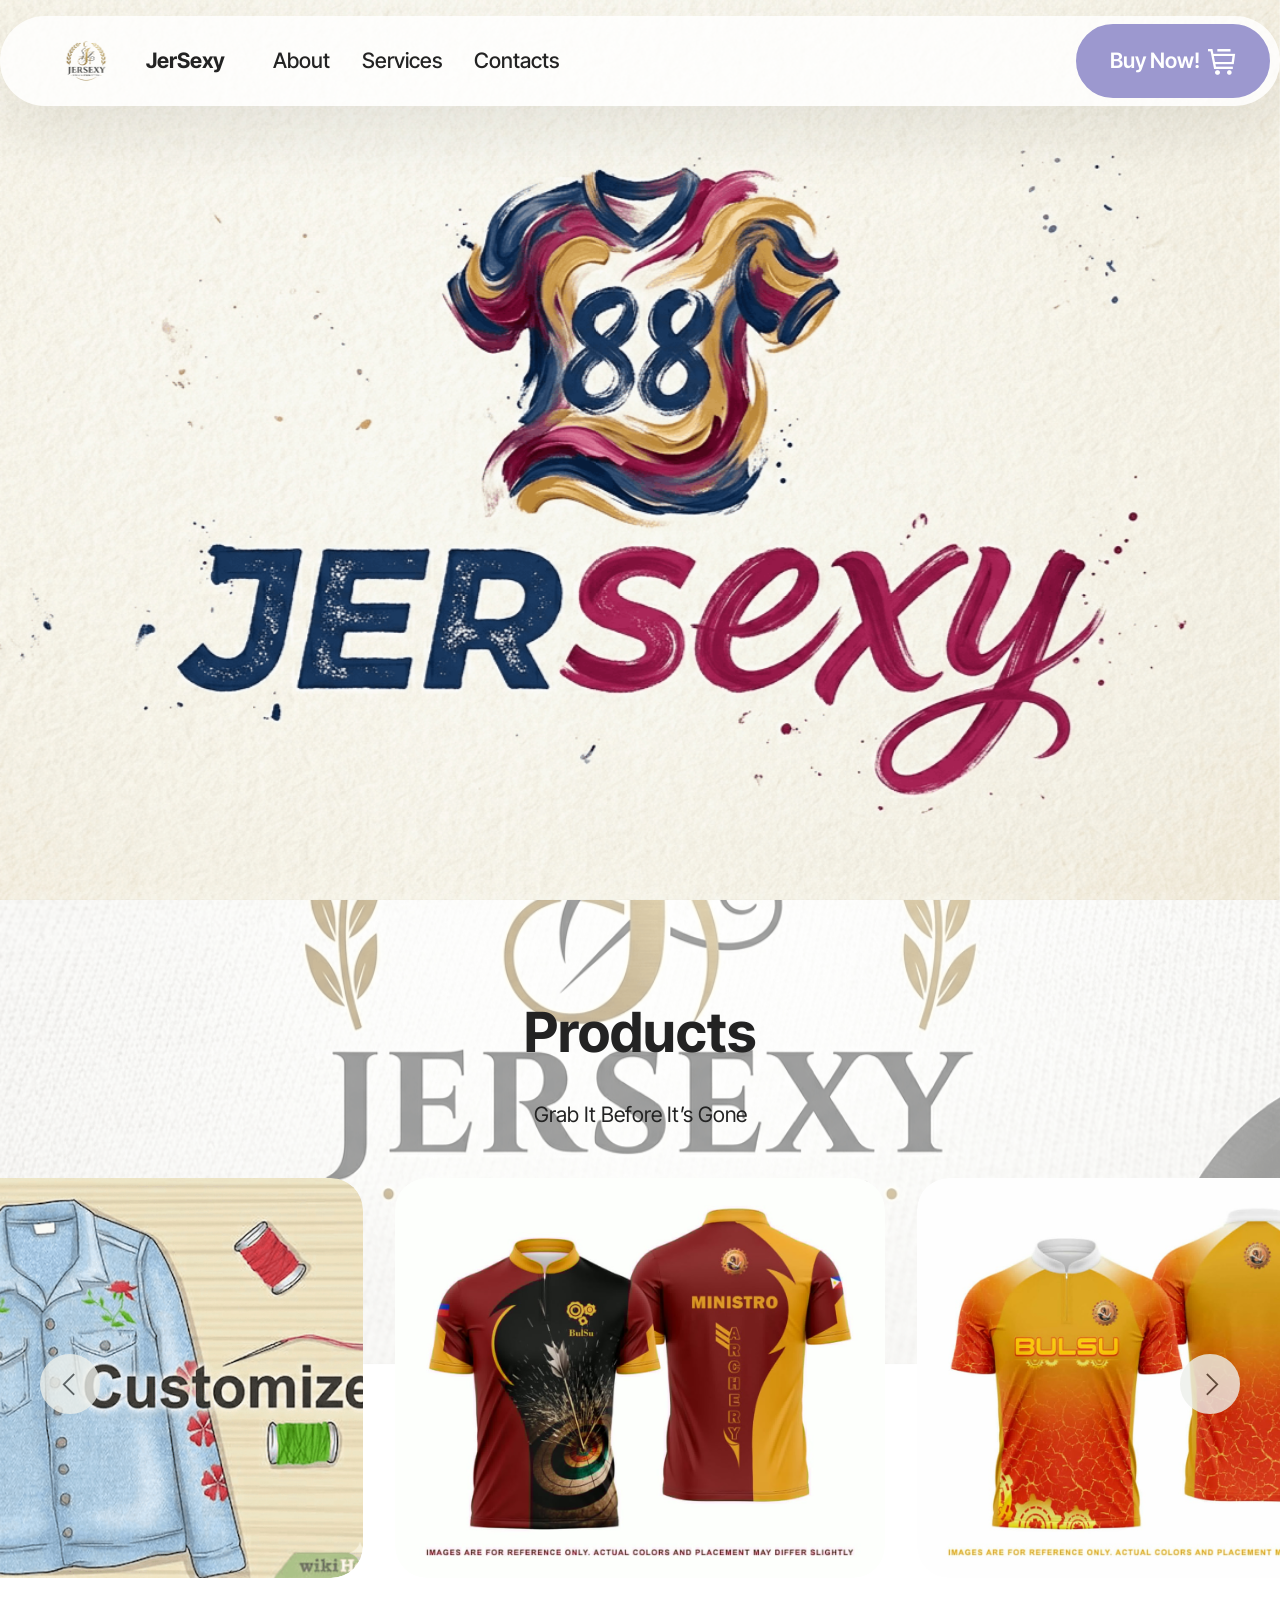
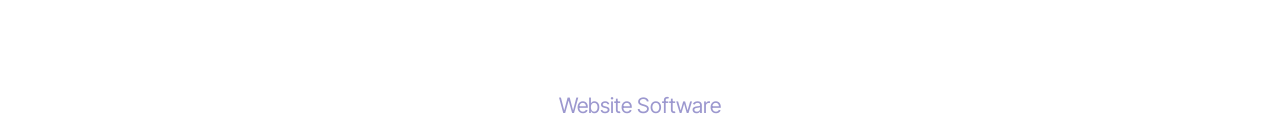
<file: index.html>
<!DOCTYPE html>
<html  >
<head>
  <!-- Site made with Mobirise Website Builder v6.1.12, https://mobirise.com -->
  <meta charset="UTF-8">
  <meta http-equiv="X-UA-Compatible" content="IE=edge">
  <meta name="generator" content="Mobirise v6.1.12, mobirise.com">
  <meta name="viewport" content="width=device-width, initial-scale=1, minimum-scale=1">
  <link rel="shortcut icon" href="assets/images/download-177x96.png" type="image/x-icon">
  <meta name="description" content="">
  
  
  <title>Home</title>
  <link rel="stylesheet" href="assets/web/assets/mobirise-icons2/mobirise2.css">
  <link rel="stylesheet" href="assets/bootstrap/css/bootstrap.min.css">
  <link rel="stylesheet" href="assets/parallax/jarallax.css">
  <link rel="stylesheet" href="assets/dropdown/css/style.css">
  <link rel="stylesheet" href="assets/theme/css/style.css">
  <link rel="preload" href="https://fonts.googleapis.com/css?family=Inter+Tight:100,200,300,400,500,600,700,800,900,100i,200i,300i,400i,500i,600i,700i,800i,900i&display=swap" as="style" onload="this.onload=null;this.rel='stylesheet'">
  <noscript><link rel="stylesheet" href="https://fonts.googleapis.com/css?family=Inter+Tight:100,200,300,400,500,600,700,800,900,100i,200i,300i,400i,500i,600i,700i,800i,900i&display=swap"></noscript>
  <link rel="preload" as="style" href="assets/mobirise/css/mbr-additional.css?v=DD4vXh"><link rel="stylesheet" href="assets/mobirise/css/mbr-additional.css?v=DD4vXh" type="text/css">

  
  
  
</head>
<body>
  
  <section data-bs-version="5.1" class="menu menu1 cid-vgPcigC4dz" once="menu" id="menu01-0">
	

	<nav class="navbar navbar-dropdown navbar-fixed-top navbar-expand-lg">
		<div class="container">
			<div class="navbar-brand">
				<span class="navbar-logo">
					<a href="index.html">
						<img src="assets/images/download-177x96.png" alt="Mobirise Website Builder" style="height: 3rem;">
					</a>
				</span>
				<span class="navbar-caption-wrap"><a class="navbar-caption text-black text-primary display-4" href="index.html">JerSexy</a></span>
			</div>
			<button class="navbar-toggler" type="button" data-toggle="collapse" data-bs-toggle="collapse" data-target="#navbarSupportedContent" data-bs-target="#navbarSupportedContent" aria-controls="navbarNavAltMarkup" aria-expanded="false" aria-label="Toggle navigation">
				<div class="hamburger">
					<span></span>
					<span></span>
					<span></span>
					<span></span>
				</div>
			</button>
			<div class="collapse navbar-collapse" id="navbarSupportedContent">
				<ul class="navbar-nav nav-dropdown" data-app-modern-menu="true"><li class="nav-item">
						<a class="nav-link link text-black text-primary display-4" href="page2.html">About</a>
					</li>
					<li class="nav-item">
						<a class="nav-link link text-black text-primary display-4" href="page1.html" aria-expanded="false">Services</a>
					</li>
					<li class="nav-item">
						<a class="nav-link link text-black text-primary display-4" href="page3.html">Contacts</a>
					</li></ul>
				
				<div class="navbar-buttons mbr-section-btn"><a class="btn btn-success display-4" href="page4.html"><span class="mobi-mbri mobi-mbri-cart-full mbr-iconfont mbr-iconfont-btn"></span>Buy Now!</a></div>
			</div>
		</div>
	</nav>
</section>

<section data-bs-version="5.1" class="header16 cid-vgPcBswDMT mbr-fullscreen mbr-parallax-background" id="header17-2">
  
  
  <div class="container-fluid">
    <div class="row">
      <div class="content-wrap col-12 col-md-12">
        
        
        
        
      </div>
    </div>
  </div>
</section>

<section data-bs-version="5.1" class="slider4 mbr-embla cid-vgPmh56mkg mbr-parallax-background" id="slider04-8">
    
    <div class="mbr-overlay" style="opacity: 0.5; background-color: rgb(255, 255, 255);">
    </div>
    <div class="container-fluid">
        <div class="row mb-5 justify-content-center">
            <div class="col-12 content-head">
                <h3 class="mbr-section-title mbr-fonts-style align-center mb-0 display-2">
                    <strong>Products</strong></h3>
                <h5 class="mbr-section-subtitle mbr-fonts-style align-center mb-0 mt-4 display-7">Grab It Before It’s Gone</h5>
            </div>
        </div>
        <div class="row">
            <div class="col-12">
                <div class="embla position-relative" data-skip-snaps="true" data-align="center" data-contain-scroll="trimSnaps" data-loop="true" data-auto-play-interval="5" data-draggable="true">
                    <div class="embla__viewport">
                        <div class="embla__container">
                            
                            <div class="embla__slide slider-image item active" style="margin-left: 1rem; margin-right: 1rem;">
                                <div class="slide-content">
                                    <div class="item-img">
                                        <div class="item-wrapper">
                                            
                                        <a href="page4.html"><img src="assets/images/27e06c0a-9957-4295-83c1-2598e81d3706-1200x945.jpg" alt="Mobirise Website Builder" title="" data-slide-to="1" data-bs-slide-to="1"></a></div>
                                    </div>
                                </div>
                            </div><div class="embla__slide slider-image item" style="margin-left: 1rem; margin-right: 1rem;">
                                <div class="slide-content">
                                    <div class="item-img">
                                        <div class="item-wrapper">
                                            
                                        <a href="page4.html"><img src="assets/images/568dad52-2a4e-45f1-ba2f-921f3b0123c4-1200x945.jpg" alt="Mobirise Website Builder" title="" data-slide-to="2" data-bs-slide-to="2"></a></div>
                                    </div>
                                </div>
                            </div>
                            <div class="embla__slide slider-image item" style="margin-left: 1rem; margin-right: 1rem;">
                                <div class="slide-content">
                                    <div class="item-img">
                                        <div class="item-wrapper">
                                            
                                        <a href="page4.html"><img src="assets/images/f7b420b9-c095-49c2-b98e-07b94ebf7b5c-1200x945.jpg" alt="Mobirise Website Builder" title="" data-slide-to="3" data-bs-slide-to="3"></a></div>
                                    </div>
                                </div>
                            </div>
                            <div class="embla__slide slider-image item" style="margin-left: 1rem; margin-right: 1rem;">
                                <div class="slide-content">
                                    <div class="item-img">
                                        <div class="item-wrapper">
                                            
                                        <a href="page4.html"><img src="assets/images/9da3ccf0-7484-47d9-9587-d784fab42f56-1200x945.jpg" alt="Mobirise Website Builder" title="" data-slide-to="4" data-bs-slide-to="4"></a></div>
                                    </div>
                                </div>
                            </div><div class="embla__slide slider-image item" style="margin-left: 1rem; margin-right: 1rem;">
                                <div class="slide-content">
                                    <div class="item-img">
                                        <div class="item-wrapper">
                                            
                                        <a href="page4.html"><img src="assets/images/46f258e8-ebb5-465d-9f1b-beb077a77d3c-1200x800.jpg" alt="Mobirise Website Builder" title="" data-slide-to="5" data-bs-slide-to="5"></a></div>
                                    </div>
                                </div>
                            </div><div class="embla__slide slider-image item" style="margin-left: 1rem; margin-right: 1rem;">
                                <div class="slide-content">
                                    <div class="item-img">
                                        <div class="item-wrapper">
                                            
                                        <a href="page4.html" target="false"></a><a href="page5.html"><img src="assets/images/gemini-generated-image-xjljxtxjljxtxjlj-1195x896.png" alt="Mobirise Website Builder" title="" data-slide-to="6" data-bs-slide-to="6"></a></div>
                                    </div>
                                </div>
                            </div>
                            
                            
                            
                        </div>
                    </div>
                    <button class="embla__button embla__button--prev">
                        <span class="mobi-mbri mobi-mbri-arrow-prev" aria-hidden="true"></span>
                        <span class="sr-only visually-hidden visually-hidden">Previous</span>
                    </button>
                    <button class="embla__button embla__button--next">
                        <span class="mobi-mbri mobi-mbri-arrow-next" aria-hidden="true"></span>
                        <span class="sr-only visually-hidden visually-hidden">Next</span>
                    </button>
                </div>
            </div>
        </div>
    </div>
</section><section class="display-7" style="padding: 0;align-items: center;justify-content: center;flex-wrap: wrap;    align-content: center;display: flex;position: relative;height: 4rem;"><a href="https://mobiri.se/4595762" style="flex: 1 1;height: 4rem;position: absolute;width: 100%;z-index: 1;"><img alt="" style="height: 4rem;" src="[data-uri]"></a><p style="margin: 0;text-align: center;" class="display-7">&#8204;</p><a style="z-index:1" href="https://mobirise.com"> Website Software</a></section><script src="assets/bootstrap/js/bootstrap.bundle.min.js"></script>  <script src="assets/parallax/jarallax.js"></script>  <script src="assets/smoothscroll/smooth-scroll.js"></script>  <script src="assets/ytplayer/index.js"></script>  <script src="assets/dropdown/js/navbar-dropdown.js"></script>  <script src="assets/embla/embla.min.js"></script>  <script src="assets/embla/script.js"></script>  <script src="assets/theme/js/script.js"></script>  
  
  
</body>
</html>
</file>
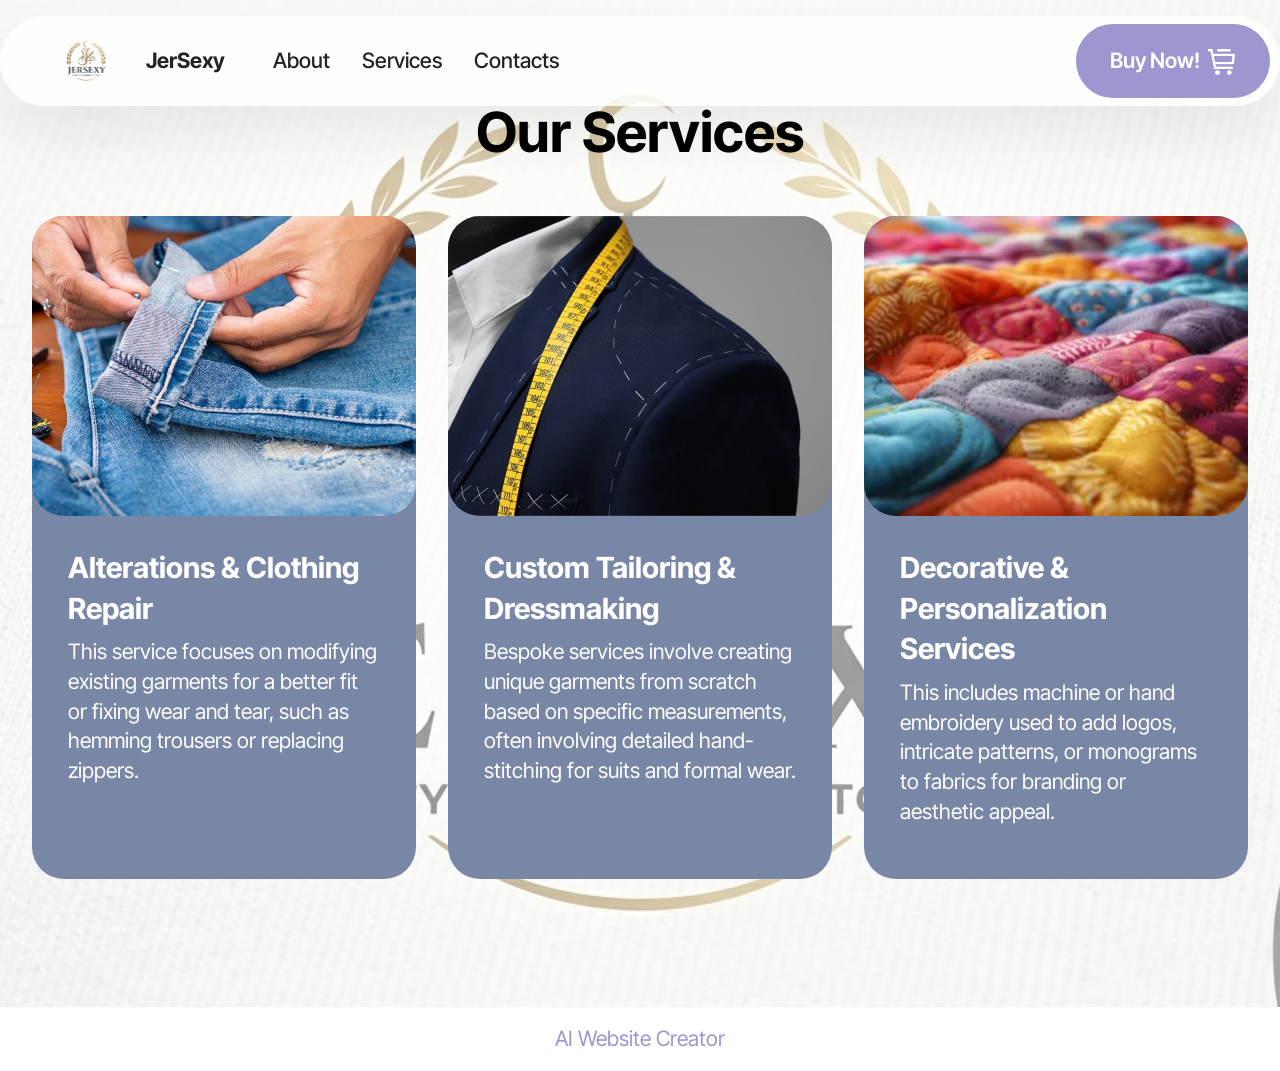
<file: page1.html>
<!DOCTYPE html>
<html  >
<head>
  <!-- Site made with Mobirise Website Builder v6.1.12, https://mobirise.com -->
  <meta charset="UTF-8">
  <meta http-equiv="X-UA-Compatible" content="IE=edge">
  <meta name="generator" content="Mobirise v6.1.12, mobirise.com">
  <meta name="viewport" content="width=device-width, initial-scale=1, minimum-scale=1">
  <link rel="shortcut icon" href="assets/images/download-177x96.png" type="image/x-icon">
  <meta name="description" content="">
  
  
  <title>Our Services</title>
  <link rel="stylesheet" href="assets/web/assets/mobirise-icons2/mobirise2.css">
  <link rel="stylesheet" href="assets/bootstrap/css/bootstrap.min.css">
  <link rel="stylesheet" href="assets/dropdown/css/style.css">
  <link rel="stylesheet" href="assets/theme/css/style.css">
  <link rel="preload" href="https://fonts.googleapis.com/css?family=Inter+Tight:100,200,300,400,500,600,700,800,900,100i,200i,300i,400i,500i,600i,700i,800i,900i&display=swap" as="style" onload="this.onload=null;this.rel='stylesheet'">
  <noscript><link rel="stylesheet" href="https://fonts.googleapis.com/css?family=Inter+Tight:100,200,300,400,500,600,700,800,900,100i,200i,300i,400i,500i,600i,700i,800i,900i&display=swap"></noscript>
  <link rel="preload" as="style" href="assets/mobirise/css/mbr-additional.css?v=XRTw0H"><link rel="stylesheet" href="assets/mobirise/css/mbr-additional.css?v=XRTw0H" type="text/css">

  
  
  
</head>
<body>
  
  <section data-bs-version="5.1" class="menu menu1 cid-vgPcigC4dz" once="menu" id="menu01-1">
	

	<nav class="navbar navbar-dropdown navbar-fixed-top navbar-expand-lg">
		<div class="container">
			<div class="navbar-brand">
				<span class="navbar-logo">
					<a href="index.html">
						<img src="assets/images/download-177x96.png" alt="Mobirise Website Builder" style="height: 3rem;">
					</a>
				</span>
				<span class="navbar-caption-wrap"><a class="navbar-caption text-black text-primary display-4" href="index.html">JerSexy</a></span>
			</div>
			<button class="navbar-toggler" type="button" data-toggle="collapse" data-bs-toggle="collapse" data-target="#navbarSupportedContent" data-bs-target="#navbarSupportedContent" aria-controls="navbarNavAltMarkup" aria-expanded="false" aria-label="Toggle navigation">
				<div class="hamburger">
					<span></span>
					<span></span>
					<span></span>
					<span></span>
				</div>
			</button>
			<div class="collapse navbar-collapse" id="navbarSupportedContent">
				<ul class="navbar-nav nav-dropdown" data-app-modern-menu="true"><li class="nav-item">
						<a class="nav-link link text-black text-primary display-4" href="page2.html">About</a>
					</li>
					<li class="nav-item">
						<a class="nav-link link text-black text-primary display-4" href="page1.html" aria-expanded="false">Services</a>
					</li>
					<li class="nav-item">
						<a class="nav-link link text-black text-primary display-4" href="page3.html">Contacts</a>
					</li></ul>
				
				<div class="navbar-buttons mbr-section-btn"><a class="btn btn-success display-4" href="page4.html"><span class="mobi-mbri mobi-mbri-cart-full mbr-iconfont mbr-iconfont-btn"></span>Buy Now!</a></div>
			</div>
		</div>
	</nav>
</section>

<section data-bs-version="5.1" class="pricing02 cid-vgPjhJEA3I" id="pricing02-5">
  
  <div class="mbr-overlay"></div>
  <div class="container">
    <div class="row justify-content-center">
      <div class="col-12 content-head">
        <div class="mbr-section-head mb-5">
          <h4 class="mbr-section-title mbr-fonts-style align-center mb-0 display-2">
            <strong>Our Services</strong></h4>
          
          
        </div>
      </div>
    </div>
    <div class="row">
      <div class="item features-image col-12 col-md-6 col-lg-4">
        <div class="item-wrapper">
          <div class="item-img">
            <img src="assets/images/trouser-alterations-770x514.jpg" alt="Mobirise Website Builder">
          </div>
          <div class="item-content">
            <h5 class="item-title mbr-fonts-style display-5"><strong>Alterations &amp; Clothing Repair</strong></h5>
            
            <p class="mbr-text mbr-fonts-style display-7">
              This service focuses on modifying existing garments for a better fit or fixing wear and tear, such as hemming trousers or replacing zippers.
            </p>
            
          </div>

        </div>
      </div>
      <div class="item features-image col-12 col-md-6 col-lg-4">
        <div class="item-wrapper">
          <div class="item-img">
            <img src="assets/images/suit-alterations-770x514.jpg" alt="Mobirise Website Builder">
          </div>
          <div class="item-content">
            <h5 class="item-title mbr-fonts-style display-5"><strong>Custom Tailoring &amp; Dressmaking</strong></h5>
            
            <p class="mbr-text mbr-fonts-style display-7">
              Bespoke services involve creating unique garments from scratch based on specific measurements, often involving detailed hand-stitching for suits and formal wear.
            </p>
            
          </div>
        </div>
      </div>
      <div class="item features-image col-12 col-md-6 col-lg-4">
        <div class="item-wrapper">
          <div class="item-img">
            <img src="assets/images/render-quilt-intricate-multicolored-patterns-soft-texture-310537922.webp" alt="Mobirise Website Builder">
          </div>
          <div class="item-content">
            <h5 class="item-title mbr-fonts-style display-5"><strong>Decorative &amp; Personalization Services</strong></h5>
            
            <p class="mbr-text mbr-fonts-style display-7">
              This includes machine or hand embroidery used to add logos, intricate patterns, or monograms to fabrics for branding or aesthetic appeal.<br>
            </p>
            
          </div>
        </div>
      </div>
    </div>
  </div>
</section><section class="display-7" style="padding: 0;align-items: center;justify-content: center;flex-wrap: wrap;    align-content: center;display: flex;position: relative;height: 4rem;"><a href="https://mobiri.se/4595762" style="flex: 1 1;height: 4rem;position: absolute;width: 100%;z-index: 1;"><img alt="" style="height: 4rem;" src="[data-uri]"></a><p style="margin: 0;text-align: center;" class="display-7">&#8204;</p><a style="z-index:1" href="https://mobirise.com/builder/ai-website-creator.html">AI Website Creator</a></section><script src="assets/bootstrap/js/bootstrap.bundle.min.js"></script>  <script src="assets/smoothscroll/smooth-scroll.js"></script>  <script src="assets/ytplayer/index.js"></script>  <script src="assets/dropdown/js/navbar-dropdown.js"></script>  <script src="assets/theme/js/script.js"></script>  
  
  
</body>
</html>
</file>
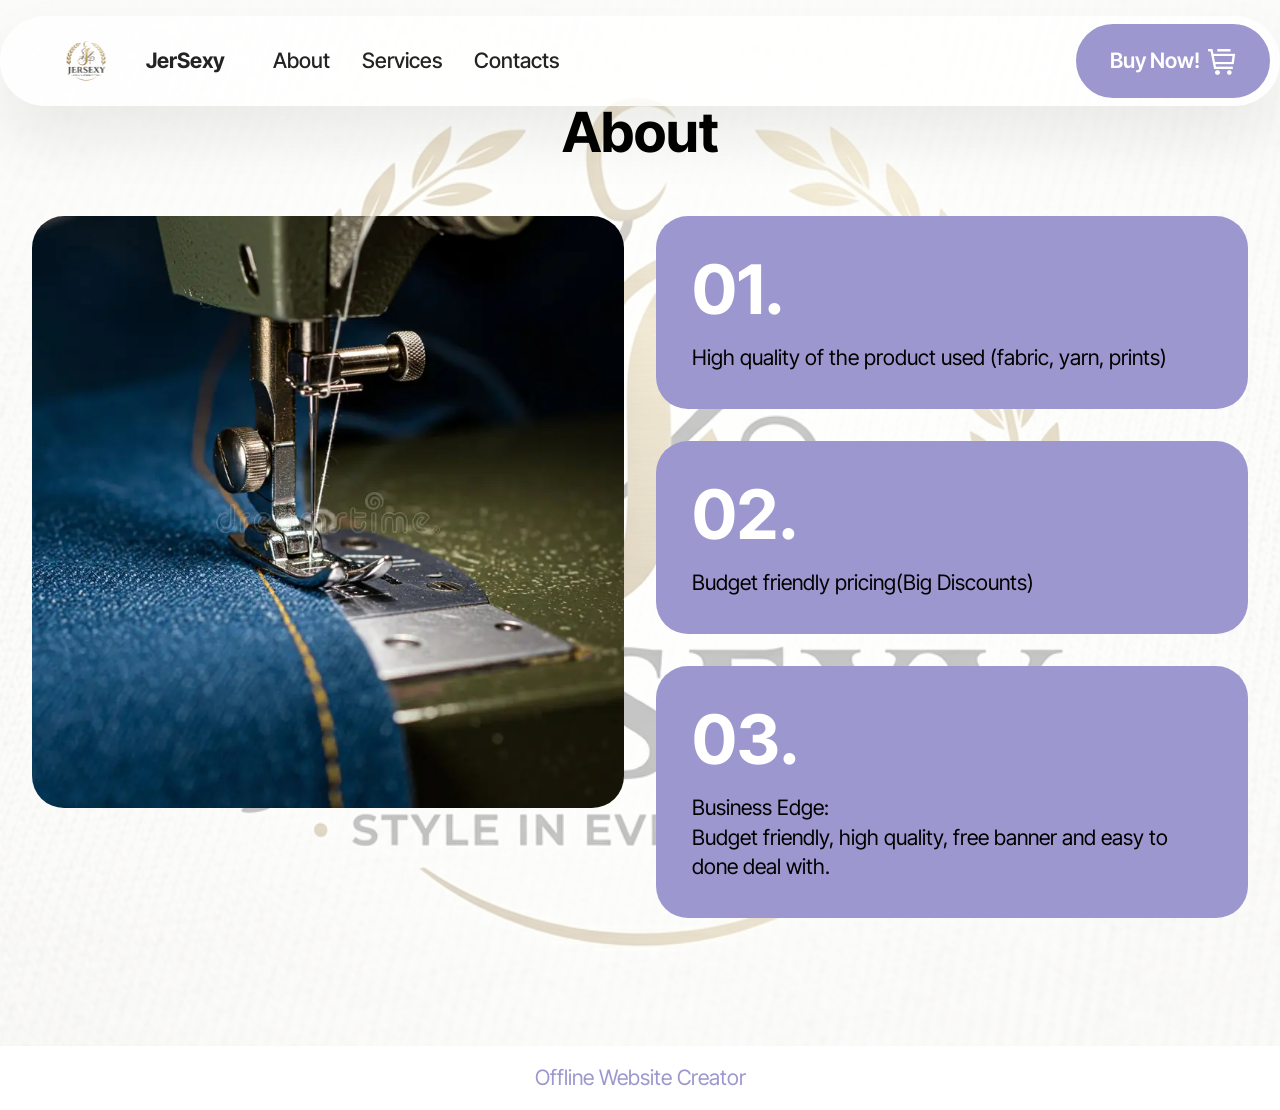
<file: page2.html>
<!DOCTYPE html>
<html  >
<head>
  <!-- Site made with Mobirise Website Builder v6.1.12, https://mobirise.com -->
  <meta charset="UTF-8">
  <meta http-equiv="X-UA-Compatible" content="IE=edge">
  <meta name="generator" content="Mobirise v6.1.12, mobirise.com">
  <meta name="viewport" content="width=device-width, initial-scale=1, minimum-scale=1">
  <link rel="shortcut icon" href="assets/images/download-177x96.png" type="image/x-icon">
  <meta name="description" content="">
  
  
  <title>About</title>
  <link rel="stylesheet" href="assets/web/assets/mobirise-icons2/mobirise2.css">
  <link rel="stylesheet" href="assets/bootstrap/css/bootstrap.min.css">
  <link rel="stylesheet" href="assets/dropdown/css/style.css">
  <link rel="stylesheet" href="assets/theme/css/style.css">
  <link rel="preload" href="https://fonts.googleapis.com/css?family=Inter+Tight:100,200,300,400,500,600,700,800,900,100i,200i,300i,400i,500i,600i,700i,800i,900i&display=swap" as="style" onload="this.onload=null;this.rel='stylesheet'">
  <noscript><link rel="stylesheet" href="https://fonts.googleapis.com/css?family=Inter+Tight:100,200,300,400,500,600,700,800,900,100i,200i,300i,400i,500i,600i,700i,800i,900i&display=swap"></noscript>
  <link rel="preload" as="style" href="assets/mobirise/css/mbr-additional.css?v=ibyIV2"><link rel="stylesheet" href="assets/mobirise/css/mbr-additional.css?v=ibyIV2" type="text/css">

  
  
  
</head>
<body>
  
  <section data-bs-version="5.1" class="menu menu1 cid-vgPcigC4dz" once="menu" id="menu01-6">
	

	<nav class="navbar navbar-dropdown navbar-fixed-top navbar-expand-lg">
		<div class="container">
			<div class="navbar-brand">
				<span class="navbar-logo">
					<a href="index.html">
						<img src="assets/images/download-177x96.png" alt="Mobirise Website Builder" style="height: 3rem;">
					</a>
				</span>
				<span class="navbar-caption-wrap"><a class="navbar-caption text-black text-primary display-4" href="index.html">JerSexy</a></span>
			</div>
			<button class="navbar-toggler" type="button" data-toggle="collapse" data-bs-toggle="collapse" data-target="#navbarSupportedContent" data-bs-target="#navbarSupportedContent" aria-controls="navbarNavAltMarkup" aria-expanded="false" aria-label="Toggle navigation">
				<div class="hamburger">
					<span></span>
					<span></span>
					<span></span>
					<span></span>
				</div>
			</button>
			<div class="collapse navbar-collapse" id="navbarSupportedContent">
				<ul class="navbar-nav nav-dropdown" data-app-modern-menu="true"><li class="nav-item">
						<a class="nav-link link text-black text-primary display-4" href="page2.html">About</a>
					</li>
					<li class="nav-item">
						<a class="nav-link link text-black text-primary display-4" href="page1.html" aria-expanded="false">Services</a>
					</li>
					<li class="nav-item">
						<a class="nav-link link text-black text-primary display-4" href="page3.html">Contacts</a>
					</li></ul>
				
				<div class="navbar-buttons mbr-section-btn"><a class="btn btn-success display-4" href="page4.html"><span class="mobi-mbri mobi-mbri-cart-full mbr-iconfont mbr-iconfont-btn"></span>Buy Now!</a></div>
			</div>
		</div>
	</nav>
</section>

<section data-bs-version="5.1" class="features028 cid-vgPkZYDHcV" id="features028-7">
	

	
	<div class="mbr-overlay" style="opacity: 0.7; background-color: rgb(255, 255, 255);"></div>
	<div class="container">
		<div class="row justify-content-center">
			<div class="col-md-12 content-head mb-5">
				<h1 class="mbr-section-title mbr-fonts-style mb-0 display-2"><strong>About</strong></h1>
				
			</div>
		</div>


		<div class="row justify-content-center  blockContent">

			<div class="col-12 col-lg">


				
				<div class="item features-without-image col-12 col-md-12 col-lg-12 active">
					<div class="item-wrapper">
						<div class="item-content">
							<h5 class="mbr-card-title mbr-fonts-style mt-0 mb-3 mbr-number display-1">
								<strong>01.</strong>
							</h5>
							
							<p class="card-text mbr-fonts-style mt-0 mb-0 display-7">
								High quality of the product used (fabric, yarn, prints)
							</p>
							
						</div>

					</div>
				</div>
				<div class="item features-without-image col-12 col-md-12 col-lg-12">
					<div class="item-wrapper">
						<div class="item-content">
							<h5 class="mbr-card-title mbr-fonts-style mt-0 mb-3 mbr-number display-1">
								<strong>02.</strong>
							</h5>
							
							<p class="card-text mbr-fonts-style mt-0 mb-0 display-7">
								Budget friendly pricing(Big Discounts)
							</p>
							
						</div>

					</div>
				</div><div class="item features-without-image col-12 col-md-12 col-lg-12">
					<div class="item-wrapper">
						<div class="item-content">
							<h5 class="mbr-card-title mbr-fonts-style mt-0 mb-3 mbr-number display-1">
								<strong>03.</strong>
							</h5>
							
							<p class="card-text mbr-fonts-style mt-0 mb-0 display-7">Business Edge:<br>Budget  friendly, high quality, free banner and easy to done deal with.</p>
							
						</div>
					</div>
				</div>
			</div>
			<div class="col-12 col-lg-6">
				<div class="image-wrapper">
					<img class="w-100" src="assets/images/close-up-sewing-machine-needle-stitching-blue-denim-fabric-yellow-thread-metal-presser-foot-holds-fabric-376867551.webp" alt="Mobirise Website Builder">
				</div>
			</div>
		</div>
	</div>
</section><section class="display-7" style="padding: 0;align-items: center;justify-content: center;flex-wrap: wrap;    align-content: center;display: flex;position: relative;height: 4rem;"><a href="https://mobiri.se/4595762" style="flex: 1 1;height: 4rem;position: absolute;width: 100%;z-index: 1;"><img alt="" style="height: 4rem;" src="[data-uri]"></a><p style="margin: 0;text-align: center;" class="display-7">&#8204;</p><a style="z-index:1" href="https://mobirise.com/offline-website-builder.html">Offline Website Creator</a></section><script src="assets/bootstrap/js/bootstrap.bundle.min.js"></script>  <script src="assets/smoothscroll/smooth-scroll.js"></script>  <script src="assets/ytplayer/index.js"></script>  <script src="assets/dropdown/js/navbar-dropdown.js"></script>  <script src="assets/theme/js/script.js"></script>  
  
  
</body>
</html>
</file>
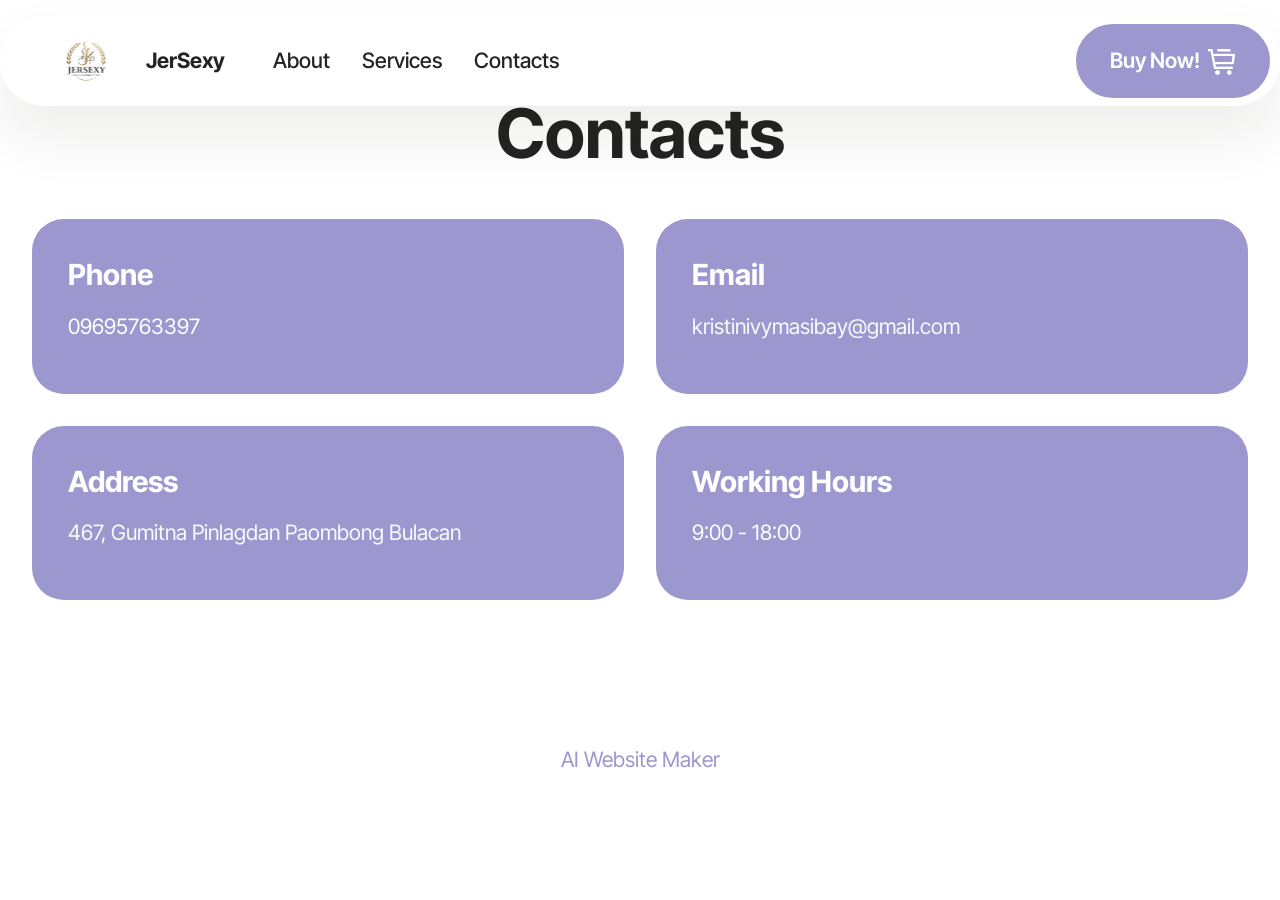
<file: page3.html>
<!DOCTYPE html>
<html  >
<head>
  <!-- Site made with Mobirise Website Builder v6.1.12, https://mobirise.com -->
  <meta charset="UTF-8">
  <meta http-equiv="X-UA-Compatible" content="IE=edge">
  <meta name="generator" content="Mobirise v6.1.12, mobirise.com">
  <meta name="viewport" content="width=device-width, initial-scale=1, minimum-scale=1">
  <link rel="shortcut icon" href="assets/images/download-177x96.png" type="image/x-icon">
  <meta name="description" content="">
  
  
  <title>Contacts</title>
  <link rel="stylesheet" href="assets/web/assets/mobirise-icons2/mobirise2.css">
  <link rel="stylesheet" href="assets/bootstrap/css/bootstrap.min.css">
  <link rel="stylesheet" href="assets/dropdown/css/style.css">
  <link rel="stylesheet" href="assets/theme/css/style.css">
  <link rel="preload" href="https://fonts.googleapis.com/css?family=Inter+Tight:100,200,300,400,500,600,700,800,900,100i,200i,300i,400i,500i,600i,700i,800i,900i&display=swap" as="style" onload="this.onload=null;this.rel='stylesheet'">
  <noscript><link rel="stylesheet" href="https://fonts.googleapis.com/css?family=Inter+Tight:100,200,300,400,500,600,700,800,900,100i,200i,300i,400i,500i,600i,700i,800i,900i&display=swap"></noscript>
  <link rel="preload" as="style" href="assets/mobirise/css/mbr-additional.css?v=ORuDC3"><link rel="stylesheet" href="assets/mobirise/css/mbr-additional.css?v=ORuDC3" type="text/css">

  
  
  
</head>
<body>
  
  <section data-bs-version="5.1" class="menu menu1 cid-vgPcigC4dz" once="menu" id="menu01-9">
	

	<nav class="navbar navbar-dropdown navbar-fixed-top navbar-expand-lg">
		<div class="container">
			<div class="navbar-brand">
				<span class="navbar-logo">
					<a href="index.html">
						<img src="assets/images/download-177x96.png" alt="Mobirise Website Builder" style="height: 3rem;">
					</a>
				</span>
				<span class="navbar-caption-wrap"><a class="navbar-caption text-black text-primary display-4" href="index.html">JerSexy</a></span>
			</div>
			<button class="navbar-toggler" type="button" data-toggle="collapse" data-bs-toggle="collapse" data-target="#navbarSupportedContent" data-bs-target="#navbarSupportedContent" aria-controls="navbarNavAltMarkup" aria-expanded="false" aria-label="Toggle navigation">
				<div class="hamburger">
					<span></span>
					<span></span>
					<span></span>
					<span></span>
				</div>
			</button>
			<div class="collapse navbar-collapse" id="navbarSupportedContent">
				<ul class="navbar-nav nav-dropdown" data-app-modern-menu="true"><li class="nav-item">
						<a class="nav-link link text-black text-primary display-4" href="page2.html">About</a>
					</li>
					<li class="nav-item">
						<a class="nav-link link text-black text-primary display-4" href="page1.html" aria-expanded="false">Services</a>
					</li>
					<li class="nav-item">
						<a class="nav-link link text-black text-primary display-4" href="page3.html">Contacts</a>
					</li></ul>
				
				<div class="navbar-buttons mbr-section-btn"><a class="btn btn-success display-4" href="page4.html"><span class="mobi-mbri mobi-mbri-cart-full mbr-iconfont mbr-iconfont-btn"></span>Buy Now!</a></div>
			</div>
		</div>
	</nav>
</section>

<section data-bs-version="5.1" class="contacts01 cid-vgPtXcQx2T" data-bg-video="https://www.youtube.com/watch?v=RFFPS-TwXBI" id="contacts01-g">
    

    <div class="mbr-fallback-image disabled"></div>
    <div class="mbr-overlay" style="opacity: 0.5; background-color: rgb(255, 255, 255);">
    </div>
    <div class="container">
        <div class="row justify-content-center">
            <div class="col-12 content-head">
                <div class="mbr-section-head mb-5">
                    <h3 class="mbr-section-title mbr-fonts-style align-center mb-0 display-1">
                        <strong>Contacts</strong>
                    </h3>
                    
                </div>
            </div>
        </div>
        <div class="row">
            <div class="item features-without-image col-12 col-md-6 active">
                <div class="item-wrapper">
                    <div class="text-wrapper">
                        <h6 class="card-title mbr-fonts-style mb-3 display-5">
                            <strong>Phone</strong>
                        </h6>
                        <p class="mbr-text mbr-fonts-style display-7">09695763397</p>
                    </div>
                </div>
            </div>
            <div class="item features-without-image col-12 col-md-6">
                <div class="item-wrapper">
                    <div class="text-wrapper">
                        <h6 class="card-title mbr-fonts-style mb-3 display-5">
                            <strong>Email</strong>
                        </h6>
                        <p class="mbr-text mbr-fonts-style display-7"><a href="https://mail.google.com/mail/u/0/#inbox" class="text-white">kristinivymasibay@gmail.com</a></p>
                    </div>
                </div>
            </div>
            <div class="item features-without-image col-12 col-md-6">
                <div class="item-wrapper">
                    <div class="text-wrapper">
                        <h6 class="card-title mbr-fonts-style mb-3 display-5">
                            <strong>Address</strong>
                        </h6>
                        <p class="mbr-text mbr-fonts-style display-7">
                            <a href="https://maps.app.goo.gl/droPczPhv8CZs74g8" class="text-white">467, Gumitna Pinlagdan Paombong Bulacan</a></p>
                    </div>
                </div>
            </div>
            <div class="item features-without-image col-12 col-md-6">
                <div class="item-wrapper">
                    <div class="text-wrapper">
                        <h6 class="card-title mbr-fonts-style mb-3 display-5">
                            <strong>Working Hours</strong>
                        </h6>
                        <p class="mbr-text mbr-fonts-style display-7">
                            9:00 - 18:00
                        </p>
                    </div>
                </div>
            </div>
        </div>
    </div>
</section><section class="display-7" style="padding: 0;align-items: center;justify-content: center;flex-wrap: wrap;    align-content: center;display: flex;position: relative;height: 4rem;"><a href="https://mobiri.se/4595762" style="flex: 1 1;height: 4rem;position: absolute;width: 100%;z-index: 1;"><img alt="" style="height: 4rem;" src="[data-uri]"></a><p style="margin: 0;text-align: center;" class="display-7">&#8204;</p><a style="z-index:1" href="https://mobirise.com/builder/ai-website-maker.html">AI Website Maker</a></section><script src="assets/bootstrap/js/bootstrap.bundle.min.js"></script>  <script src="assets/smoothscroll/smooth-scroll.js"></script>  <script src="assets/ytplayer/index.js"></script>  <script src="assets/dropdown/js/navbar-dropdown.js"></script>  <script src="assets/vimeoplayer/player.js"></script>  <script src="assets/theme/js/script.js"></script>  
  
  
</body>
</html>
</file>
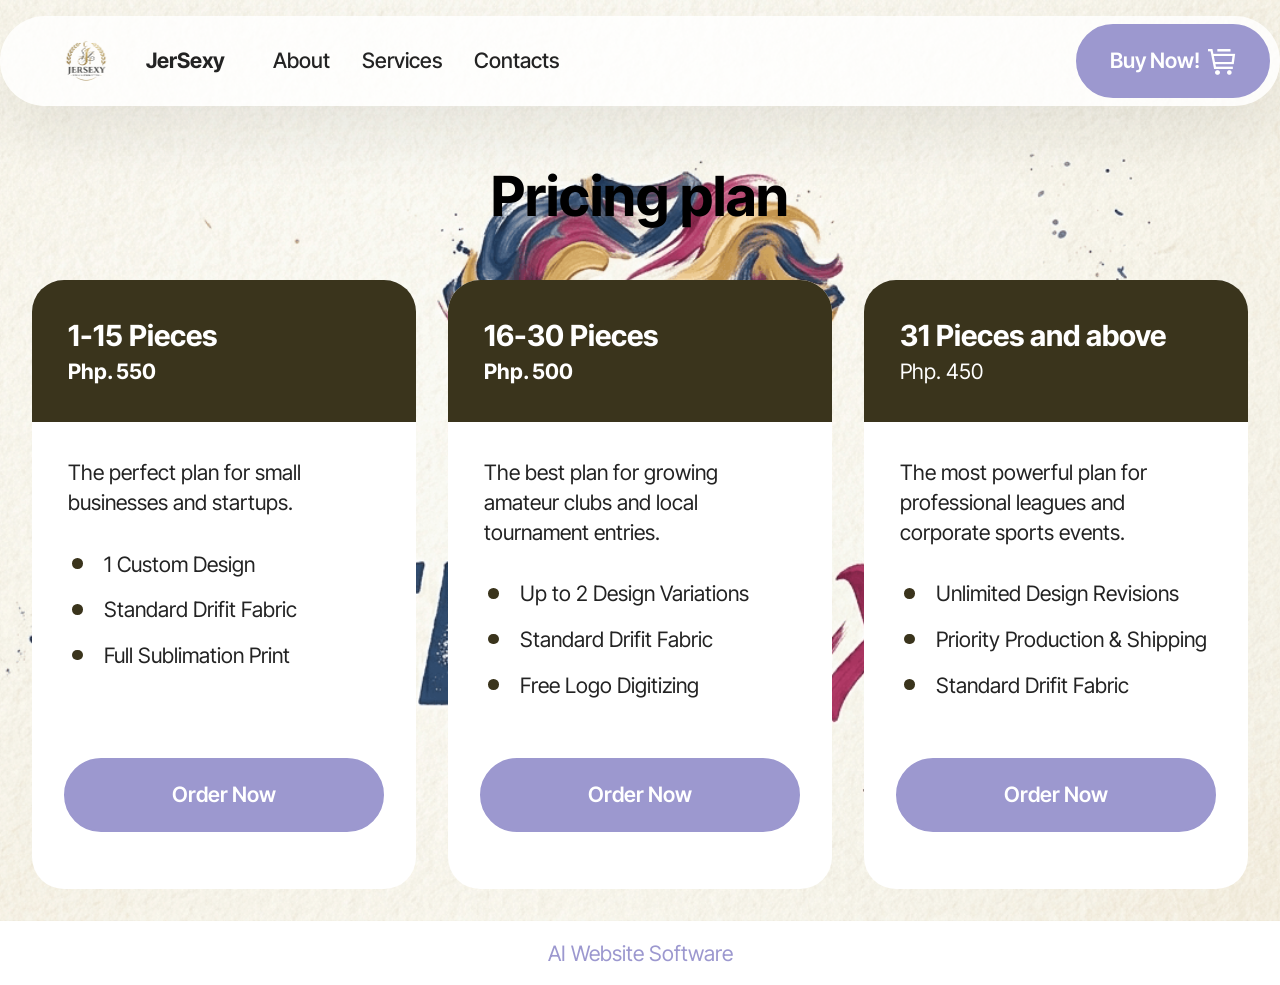
<file: page4.html>
<!DOCTYPE html>
<html  >
<head>
  <!-- Site made with Mobirise Website Builder v6.1.12, https://mobirise.com -->
  <meta charset="UTF-8">
  <meta http-equiv="X-UA-Compatible" content="IE=edge">
  <meta name="generator" content="Mobirise v6.1.12, mobirise.com">
  <meta name="viewport" content="width=device-width, initial-scale=1, minimum-scale=1">
  <link rel="shortcut icon" href="assets/images/download-177x96.png" type="image/x-icon">
  <meta name="description" content="">
  
  
  <title>Buy Now</title>
  <link rel="stylesheet" href="assets/web/assets/mobirise-icons2/mobirise2.css">
  <link rel="stylesheet" href="assets/bootstrap/css/bootstrap.min.css">
  <link rel="stylesheet" href="assets/dropdown/css/style.css">
  <link rel="stylesheet" href="assets/theme/css/style.css">
  <link rel="preload" href="https://fonts.googleapis.com/css?family=Inter+Tight:100,200,300,400,500,600,700,800,900,100i,200i,300i,400i,500i,600i,700i,800i,900i&display=swap" as="style" onload="this.onload=null;this.rel='stylesheet'">
  <noscript><link rel="stylesheet" href="https://fonts.googleapis.com/css?family=Inter+Tight:100,200,300,400,500,600,700,800,900,100i,200i,300i,400i,500i,600i,700i,800i,900i&display=swap"></noscript>
  <link rel="preload" as="style" href="assets/mobirise/css/mbr-additional.css?v=9QJ1lE"><link rel="stylesheet" href="assets/mobirise/css/mbr-additional.css?v=9QJ1lE" type="text/css">

  
  
  
</head>
<body>
  
  <section data-bs-version="5.1" class="menu menu1 cid-vgPcigC4dz" once="menu" id="menu01-h">
	

	<nav class="navbar navbar-dropdown navbar-fixed-top navbar-expand-lg">
		<div class="container">
			<div class="navbar-brand">
				<span class="navbar-logo">
					<a href="index.html">
						<img src="assets/images/download-177x96.png" alt="Mobirise Website Builder" style="height: 3rem;">
					</a>
				</span>
				<span class="navbar-caption-wrap"><a class="navbar-caption text-black text-primary display-4" href="index.html">JerSexy</a></span>
			</div>
			<button class="navbar-toggler" type="button" data-toggle="collapse" data-bs-toggle="collapse" data-target="#navbarSupportedContent" data-bs-target="#navbarSupportedContent" aria-controls="navbarNavAltMarkup" aria-expanded="false" aria-label="Toggle navigation">
				<div class="hamburger">
					<span></span>
					<span></span>
					<span></span>
					<span></span>
				</div>
			</button>
			<div class="collapse navbar-collapse" id="navbarSupportedContent">
				<ul class="navbar-nav nav-dropdown" data-app-modern-menu="true"><li class="nav-item">
						<a class="nav-link link text-black text-primary display-4" href="page2.html">About</a>
					</li>
					<li class="nav-item">
						<a class="nav-link link text-black text-primary display-4" href="page1.html" aria-expanded="false">Services</a>
					</li>
					<li class="nav-item">
						<a class="nav-link link text-black text-primary display-4" href="page3.html">Contacts</a>
					</li></ul>
				
				<div class="navbar-buttons mbr-section-btn"><a class="btn btn-success display-4" href="page4.html"><span class="mobi-mbri mobi-mbri-cart-full mbr-iconfont mbr-iconfont-btn"></span>Buy Now!</a></div>
			</div>
		</div>
	</nav>
</section>

<section data-bs-version="5.1" class="pricing03 cid-vgPv2k23LU" id="pricing03-i">
  

  <div class="mbr-overlay"></div>
  <div class="container">
    <div class="row justify-content-center">
      <div class="col-12 content-head">
        <div class="mbr-section-head mb-5">
          <h4 class="mbr-section-title mbr-fonts-style align-center mb-0 display-2">
            <strong>Pricing plan</strong>
          </h4>
          
        </div>
      </div>
    </div>
    <div class="row">
      
      <div class="item features-without-image col-12 col-md-6 col-lg-4 item-mb active">
        <div class="item-wrapper">
          <div class="item-head">
            <h5 class="item-title mbr-fonts-style mb-0 display-5"><strong>1-15 Pieces</strong></h5>
            <h6 class="item-subtitle mbr-fonts-style mb-0 display-7"><strong>Php. 550</strong></h6>
          </div>
          <div class="item-content">
            <p class="mbr-text mbr-fonts-style display-7">
              The perfect plan for small businesses and startups.
            </p>
            <div class="mb-4">
            </div>
            <div class="counter-container mbr-text mbr-fonts-style display-7">
              <ul>
                <li>1 Custom Design</li></ul><ul><li>Standard Drifit Fabric</li>
                <li>Full Sublimation Print</li>
              </ul>
            </div>
          </div>
          <div class="mbr-section-btn item-footer"><a href="https://forms.gle/ggvtjGCoDmZTkH7SA" class="btn item-btn btn-success display-7">Order Now</a></div>
        </div>
      </div>
      <div class="item features-without-image col-12 col-md-6 col-lg-4 item-mb">
        <div class="item-wrapper">
          <div class="item-head">
            <h5 class="item-title mbr-fonts-style mb-0 display-5">
              <strong>16-30 Pieces</strong></h5>
            <h6 class="item-subtitle mbr-fonts-style mt-0 mb-0 display-7"><strong>Php. 500</strong></h6>
          </div>
          <div class="item-content">
            <p class="mbr-text mbr-fonts-style display-7">
              The best plan for growing amateur clubs and local tournament entries.
            </p>
            <div class="mb-4">
            </div>
            <div class="counter-container mbr-text mbr-fonts-style display-7">
              <ul>
                <li><span style="font-size: calc(1.14rem + 0.26 * ((100vw - 62rem) / 25));">Up to 2 Design Variations</span></li><li><span style="font-size: calc(1.14rem + 0.26 * ((100vw - 62rem) / 25));">Standard Drifit Fabric</span></li><li><span style="font-size: calc(1.14rem + 0.26 * ((100vw - 62rem) / 25));">Free Logo Digitizing</span><br></li>
              </ul>
            </div>
          </div>
          <div class="mbr-section-btn item-footer"><a href="https://forms.gle/ggvtjGCoDmZTkH7SA" class="btn item-btn btn-success display-7">Order Now</a></div>
        </div>
      </div><div class="item features-without-image col-12 col-md-6 col-lg-4 item-mb">
        <div class="item-wrapper">
          <div class="item-head">
            <h5 class="item-title mbr-fonts-style mb-0 display-5">
              <strong>31 Pieces and above</strong></h5>
            <h6 class="item-subtitle mbr-fonts-style mt-0 mb-0 display-7">Php. 450</h6>
          </div>
          <div class="item-content">
            <p class="mbr-text mbr-fonts-style display-7">
              The most powerful plan for professional leagues and corporate sports events.
            </p>
            <div class="mb-4"></div>
            <div class="counter-container mbr-text mbr-fonts-style display-7">
              <ul>
                <li>Unlimited Design Revisions</li>
                <li>Priority Production &amp; Shipping</li>
                <li>Standard Drifit Fabric</li>
              </ul>
            </div>
          </div>
          <div class="mbr-section-btn item-footer"><a href="https://forms.gle/ggvtjGCoDmZTkH7SA" class="btn item-btn btn-success display-7">Order Now</a></div>
        </div>
      </div>
    </div>
  </div>
</section><section class="display-7" style="padding: 0;align-items: center;justify-content: center;flex-wrap: wrap;    align-content: center;display: flex;position: relative;height: 4rem;"><a href="https://mobiri.se/4595762" style="flex: 1 1;height: 4rem;position: absolute;width: 100%;z-index: 1;"><img alt="" style="height: 4rem;" src="[data-uri]"></a><p style="margin: 0;text-align: center;" class="display-7">&#8204;</p><a style="z-index:1" href="https://mobirise.com/builder/ai-website-builder.html">AI Website Software</a></section><script src="assets/bootstrap/js/bootstrap.bundle.min.js"></script>  <script src="assets/smoothscroll/smooth-scroll.js"></script>  <script src="assets/ytplayer/index.js"></script>  <script src="assets/dropdown/js/navbar-dropdown.js"></script>  <script src="assets/theme/js/script.js"></script>  
  
  
</body>
</html>
</file>
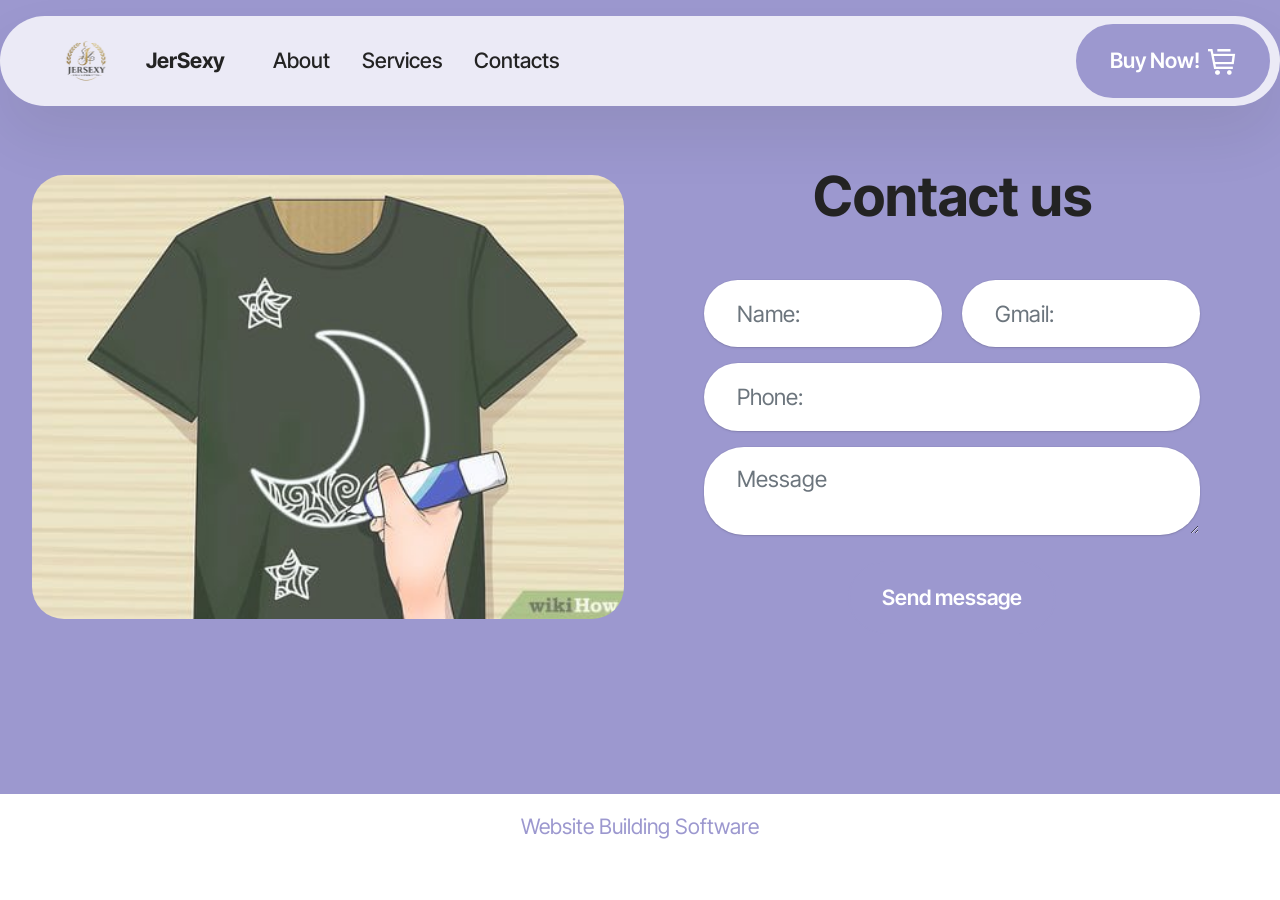
<file: page5.html>
<!DOCTYPE html>
<html  >
<head>
  <!-- Site made with Mobirise Website Builder v6.1.12, https://mobirise.com -->
  <meta charset="UTF-8">
  <meta http-equiv="X-UA-Compatible" content="IE=edge">
  <meta name="generator" content="Mobirise v6.1.12, mobirise.com">
  <meta name="viewport" content="width=device-width, initial-scale=1, minimum-scale=1">
  <link rel="shortcut icon" href="assets/images/download-177x96.png" type="image/x-icon">
  <meta name="description" content="">
  
  
  <title>Customize&nbsp;</title>
  <link rel="stylesheet" href="assets/web/assets/mobirise-icons2/mobirise2.css">
  <link rel="stylesheet" href="assets/bootstrap/css/bootstrap.min.css">
  <link rel="stylesheet" href="assets/dropdown/css/style.css">
  <link rel="stylesheet" href="assets/theme/css/style.css">
  <link rel="preload" href="https://fonts.googleapis.com/css?family=Inter+Tight:100,200,300,400,500,600,700,800,900,100i,200i,300i,400i,500i,600i,700i,800i,900i&display=swap" as="style" onload="this.onload=null;this.rel='stylesheet'">
  <noscript><link rel="stylesheet" href="https://fonts.googleapis.com/css?family=Inter+Tight:100,200,300,400,500,600,700,800,900,100i,200i,300i,400i,500i,600i,700i,800i,900i&display=swap"></noscript>
  <link rel="preload" as="style" href="assets/mobirise/css/mbr-additional.css?v=XuqTPr"><link rel="stylesheet" href="assets/mobirise/css/mbr-additional.css?v=XuqTPr" type="text/css">

  
  
  
</head>
<body>
  
  <section data-bs-version="5.1" class="menu menu1 cid-vgPcigC4dz" once="menu" id="menu01-j">
	

	<nav class="navbar navbar-dropdown navbar-fixed-top navbar-expand-lg">
		<div class="container">
			<div class="navbar-brand">
				<span class="navbar-logo">
					<a href="index.html">
						<img src="assets/images/download-177x96.png" alt="Mobirise Website Builder" style="height: 3rem;">
					</a>
				</span>
				<span class="navbar-caption-wrap"><a class="navbar-caption text-black text-primary display-4" href="index.html">JerSexy</a></span>
			</div>
			<button class="navbar-toggler" type="button" data-toggle="collapse" data-bs-toggle="collapse" data-target="#navbarSupportedContent" data-bs-target="#navbarSupportedContent" aria-controls="navbarNavAltMarkup" aria-expanded="false" aria-label="Toggle navigation">
				<div class="hamburger">
					<span></span>
					<span></span>
					<span></span>
					<span></span>
				</div>
			</button>
			<div class="collapse navbar-collapse" id="navbarSupportedContent">
				<ul class="navbar-nav nav-dropdown" data-app-modern-menu="true"><li class="nav-item">
						<a class="nav-link link text-black text-primary display-4" href="page2.html">About</a>
					</li>
					<li class="nav-item">
						<a class="nav-link link text-black text-primary display-4" href="page1.html" aria-expanded="false">Services</a>
					</li>
					<li class="nav-item">
						<a class="nav-link link text-black text-primary display-4" href="page3.html">Contacts</a>
					</li></ul>
				
				<div class="navbar-buttons mbr-section-btn"><a class="btn btn-success display-4" href="page4.html"><span class="mobi-mbri mobi-mbri-cart-full mbr-iconfont mbr-iconfont-btn"></span>Buy Now!</a></div>
			</div>
		</div>
	</nav>
</section>

<section data-bs-version="5.1" class="form03 cid-vgPAP8BeyV" id="form03-k">
    

    

    <div class="container">
        <div class="row justify-content-center align-items-center main-row">
            <div class="col-12 col-lg item-wrapper">
                <div class="mbr-section-head mb-5">
                    <h3 class="mbr-section-title mbr-fonts-style align-center mb-0 display-2">
                        <strong>Contact us</strong>
                    </h3>
                    
                </div>
                <div class="col-lg-12 mx-auto mbr-form" data-form-type="formoid">
                    <form action="https://mobirise.eu/" method="POST" class="mbr-form form-with-styler" data-form-title="Form Name"><input type="hidden" name="email" data-form-email="true" value="LyAUQlGujVnB2DQJkwYSVHs6RpHdmRHj9iQClLZSVnjR+PuYBKkeFMW9oRghxFAOmTEkHb1Xof48LRTgAzNXWGrGjNMXVUGRYh4JlVO+bFEoglSV5EAnXawTarNxEQib">
                        <div class="row">
                            <div hidden="hidden" data-form-alert="" class="alert alert-success col-12">Thanks for filling out the form!</div>
                            <div hidden="hidden" data-form-alert-danger="" class="alert alert-danger col-12">
                                Oops...! some problem!
                            </div>
                        </div>
                        <div class="dragArea row">
                            <div class="col-md col-sm-12 form-group mb-3 mb-3" data-for="name">
                                <input type="text" name="name" placeholder="Name:" data-form-field="name" class="form-control" value="" id="name-form03-k">
                            </div>
                            <div class="col-md col-sm-12 form-group mb-3 mb-3" data-for="email">
                                <input type="email" name="email" placeholder="Gmail:" data-form-field="email" class="form-control" value="" id="email-form03-k">
                            </div>
                            <div class="col-12 form-group mb-3 mb-3" data-for="phone">
                                <input type="tel" name="phone" placeholder="Phone: " data-form-field="phone" class="form-control" value="" id="phone-form03-k">
                            </div>
                            <div class="col-12 form-group mb-3 mb-3" data-for="textarea">
                                <textarea name="textarea" placeholder="Message" data-form-field="textarea" class="form-control" id="textarea-form03-k"></textarea>
                            </div>
                            <div class="col-auto align-center mbr-section-btn"><button type="submit" class="w-100 btn btn-success display-7">Send message</button></div>
                        </div>
                    </form>
                </div>


            </div>
            <div class="col-12 col-lg-6">
                <div class="image-wrapper">
                    <img class="w-100" src="assets/images/v4-460px-customize-clothes-step-21-460x345.jpg" alt="Mobirise Website Builder">
                </div>
            </div>

        </div>
    </div>
</section><section class="display-7" style="padding: 0;align-items: center;justify-content: center;flex-wrap: wrap;    align-content: center;display: flex;position: relative;height: 4rem;"><a href="https://mobiri.se/4595762" style="flex: 1 1;height: 4rem;position: absolute;width: 100%;z-index: 1;"><img alt="" style="height: 4rem;" src="[data-uri]"></a><p style="margin: 0;text-align: center;" class="display-7">&#8204;</p><a style="z-index:1" href="https://mobirise.com"> Website Building Software</a></section><script src="assets/bootstrap/js/bootstrap.bundle.min.js"></script>  <script src="assets/smoothscroll/smooth-scroll.js"></script>  <script src="assets/ytplayer/index.js"></script>  <script src="assets/dropdown/js/navbar-dropdown.js"></script>  <script src="assets/theme/js/script.js"></script>  <script src="assets/formoid/formoid.min.js"></script>  
  
  
</body>
</html>
</file>
<file: assets/web/assets/mobirise-icons2/mobirise2.css>
@font-face {
  font-family: 'Moririse2';
  font-display: swap;
  src:  url('mobirise2.eot?f2bix4');
  src:  url('mobirise2.eot?f2bix4#iefix') format('embedded-opentype'),
    url('mobirise2.woff2?f2bix4') format('woff2'),
    url('mobirise2.woff?f2bix4') format('woff'),
    url('mobirise2.ttf?f2bix4') format('truetype'),
    url('mobirise2.svg?f2bix4#mobirise2') format('svg');
  font-weight: normal;
  font-style: normal;
}

[class^="mobi-"], [class*=" mobi-"] {
  /* use !important to prevent issues with browser extensions that change fonts */
  font-family: 'Moririse2' !important;
  speak: none;
  font-style: normal;
  font-weight: normal;
  font-variant: normal;
  text-transform: none;
  line-height: 1;

  /* Better Font Rendering =========== */
  -webkit-font-smoothing: antialiased;
  -moz-osx-font-smoothing: grayscale;
}

.mobi-mbri-add-submenu:before {
  content: "\e900";
}
.mobi-mbri-alert:before {
  content: "\e901";
}
.mobi-mbri-align-center:before {
  content: "\e902";
}
.mobi-mbri-align-justify:before {
  content: "\e903";
}
.mobi-mbri-align-left:before {
  content: "\e904";
}
.mobi-mbri-align-right:before {
  content: "\e905";
}
.mobi-mbri-android:before {
  content: "\e906";
}
.mobi-mbri-apple:before {
  content: "\e907";
}
.mobi-mbri-arrow-down:before {
  content: "\e908";
}
.mobi-mbri-arrow-next:before {
  content: "\e909";
}
.mobi-mbri-arrow-prev:before {
  content: "\e90a";
}
.mobi-mbri-arrow-up:before {
  content: "\e90b";
}
.mobi-mbri-bold:before {
  content: "\e90c";
}
.mobi-mbri-bookmark:before {
  content: "\e90d";
}
.mobi-mbri-bootstrap:before {
  content: "\e90e";
}
.mobi-mbri-briefcase:before {
  content: "\e90f";
}
.mobi-mbri-browse:before {
  content: "\e910";
}
.mobi-mbri-bulleted-list:before {
  content: "\e911";
}
.mobi-mbri-calendar:before {
  content: "\e912";
}
.mobi-mbri-camera:before {
  content: "\e913";
}
.mobi-mbri-cart-add:before {
  content: "\e914";
}
.mobi-mbri-cart-full:before {
  content: "\e915";
}
.mobi-mbri-cash:before {
  content: "\e916";
}
.mobi-mbri-change-style:before {
  content: "\e917";
}
.mobi-mbri-chat:before {
  content: "\e918";
}
.mobi-mbri-clock:before {
  content: "\e919";
}
.mobi-mbri-close:before {
  content: "\e91a";
}
.mobi-mbri-cloud:before {
  content: "\e91b";
}
.mobi-mbri-code:before {
  content: "\e91c";
}
.mobi-mbri-contact-form:before {
  content: "\e91d";
}
.mobi-mbri-credit-card:before {
  content: "\e91e";
}
.mobi-mbri-cursor-click:before {
  content: "\e91f";
}
.mobi-mbri-cust-feedback:before {
  content: "\e920";
}
.mobi-mbri-database:before {
  content: "\e921";
}
.mobi-mbri-delivery:before {
  content: "\e922";
}
.mobi-mbri-desktop:before {
  content: "\e923";
}
.mobi-mbri-devices:before {
  content: "\e924";
}
.mobi-mbri-down:before {
  content: "\e925";
}
.mobi-mbri-download-2:before {
  content: "\e926";
}
.mobi-mbri-download:before {
  content: "\e927";
}
.mobi-mbri-drag-n-drop-2:before {
  content: "\e928";
}
.mobi-mbri-drag-n-drop:before {
  content: "\e929";
}
.mobi-mbri-edit-2:before {
  content: "\e92a";
}
.mobi-mbri-edit:before {
  content: "\e92b";
}
.mobi-mbri-error:before {
  content: "\e92c";
}
.mobi-mbri-extension:before {
  content: "\e92d";
}
.mobi-mbri-features:before {
  content: "\e92e";
}
.mobi-mbri-file:before {
  content: "\e92f";
}
.mobi-mbri-flag:before {
  content: "\e930";
}
.mobi-mbri-folder:before {
  content: "\e931";
}
.mobi-mbri-gift:before {
  content: "\e932";
}
.mobi-mbri-github:before {
  content: "\e933";
}
.mobi-mbri-globe-2:before {
  content: "\e934";
}
.mobi-mbri-globe:before {
  content: "\e935";
}
.mobi-mbri-growing-chart:before {
  content: "\e936";
}
.mobi-mbri-hearth:before {
  content: "\e937";
}
.mobi-mbri-help:before {
  content: "\e938";
}
.mobi-mbri-home:before {
  content: "\e939";
}
.mobi-mbri-hot-cup:before {
  content: "\e93a";
}
.mobi-mbri-idea:before {
  content: "\e93b";
}
.mobi-mbri-image-gallery:before {
  content: "\e93c";
}
.mobi-mbri-image-slider:before {
  content: "\e93d";
}
.mobi-mbri-info:before {
  content: "\e93e";
}
.mobi-mbri-italic:before {
  content: "\e93f";
}
.mobi-mbri-key:before {
  content: "\e940";
}
.mobi-mbri-laptop:before {
  content: "\e941";
}
.mobi-mbri-layers:before {
  content: "\e942";
}
.mobi-mbri-left-right:before {
  content: "\e943";
}
.mobi-mbri-left:before {
  content: "\e944";
}
.mobi-mbri-letter:before {
  content: "\e945";
}
.mobi-mbri-like:before {
  content: "\e946";
}
.mobi-mbri-link:before {
  content: "\e947";
}
.mobi-mbri-lock:before {
  content: "\e948";
}
.mobi-mbri-login:before {
  content: "\e949";
}
.mobi-mbri-logout:before {
  content: "\e94a";
}
.mobi-mbri-magic-stick:before {
  content: "\e94b";
}
.mobi-mbri-map-pin:before {
  content: "\e94c";
}
.mobi-mbri-menu:before {
  content: "\e94d";
}
.mobi-mbri-mobile-2:before {
  content: "\e94e";
}
.mobi-mbri-mobile-horizontal:before {
  content: "\e94f";
}
.mobi-mbri-mobile:before {
  content: "\e950";
}
.mobi-mbri-mobirise:before {
  content: "\e951";
}
.mobi-mbri-more-horizontal:before {
  content: "\e952";
}
.mobi-mbri-more-vertical:before {
  content: "\e953";
}
.mobi-mbri-music:before {
  content: "\e954";
}
.mobi-mbri-new-file:before {
  content: "\e955";
}
.mobi-mbri-numbered-list:before {
  content: "\e956";
}
.mobi-mbri-opened-folder:before {
  content: "\e957";
}
.mobi-mbri-pages:before {
  content: "\e958";
}
.mobi-mbri-paper-plane:before {
  content: "\e959";
}
.mobi-mbri-paperclip:before {
  content: "\e95a";
}
.mobi-mbri-phone:before {
  content: "\e95b";
}
.mobi-mbri-photo:before {
  content: "\e95c";
}
.mobi-mbri-photos:before {
  content: "\e95d";
}
.mobi-mbri-pin:before {
  content: "\e95e";
}
.mobi-mbri-play:before {
  content: "\e95f";
}
.mobi-mbri-plus:before {
  content: "\e960";
}
.mobi-mbri-preview:before {
  content: "\e961";
}
.mobi-mbri-print:before {
  content: "\e962";
}
.mobi-mbri-protect:before {
  content: "\e963";
}
.mobi-mbri-question:before {
  content: "\e964";
}
.mobi-mbri-quote-left:before {
  content: "\e965";
}
.mobi-mbri-quote-right:before {
  content: "\e966";
}
.mobi-mbri-redo:before {
  content: "\e967";
}
.mobi-mbri-refresh:before {
  content: "\e968";
}
.mobi-mbri-responsive-2:before {
  content: "\e969";
}
.mobi-mbri-responsive:before {
  content: "\e96a";
}
.mobi-mbri-right:before {
  content: "\e96b";
}
.mobi-mbri-rocket:before {
  content: "\e96c";
}
.mobi-mbri-sad-face:before {
  content: "\e96d";
}
.mobi-mbri-sale:before {
  content: "\e96e";
}
.mobi-mbri-save:before {
  content: "\e96f";
}
.mobi-mbri-search:before {
  content: "\e970";
}
.mobi-mbri-setting-2:before {
  content: "\e971";
}
.mobi-mbri-setting-3:before {
  content: "\e972";
}
.mobi-mbri-setting:before {
  content: "\e973";
}
.mobi-mbri-share:before {
  content: "\e974";
}
.mobi-mbri-shopping-bag:before {
  content: "\e975";
}
.mobi-mbri-shopping-basket:before {
  content: "\e976";
}
.mobi-mbri-shopping-cart:before {
  content: "\e977";
}
.mobi-mbri-sites:before {
  content: "\e978";
}
.mobi-mbri-smile-face:before {
  content: "\e979";
}
.mobi-mbri-speed:before {
  content: "\e97a";
}
.mobi-mbri-star:before {
  content: "\e97b";
}
.mobi-mbri-success:before {
  content: "\e97c";
}
.mobi-mbri-sun:before {
  content: "\e97d";
}
.mobi-mbri-sun2:before {
  content: "\e97e";
}
.mobi-mbri-tablet-vertical:before {
  content: "\e97f";
}
.mobi-mbri-tablet:before {
  content: "\e980";
}
.mobi-mbri-target:before {
  content: "\e981";
}
.mobi-mbri-timer:before {
  content: "\e982";
}
.mobi-mbri-to-ftp:before {
  content: "\e983";
}
.mobi-mbri-to-local-drive:before {
  content: "\e984";
}
.mobi-mbri-touch-swipe:before {
  content: "\e985";
}
.mobi-mbri-touch:before {
  content: "\e986";
}
.mobi-mbri-trash:before {
  content: "\e987";
}
.mobi-mbri-underline:before {
  content: "\e988";
}
.mobi-mbri-undo:before {
  content: "\e989";
}
.mobi-mbri-unlink:before {
  content: "\e98a";
}
.mobi-mbri-unlock:before {
  content: "\e98b";
}
.mobi-mbri-up-down:before {
  content: "\e98c";
}
.mobi-mbri-up:before {
  content: "\e98d";
}
.mobi-mbri-update:before {
  content: "\e98e";
}
.mobi-mbri-upload-2:before {
  content: "\e98f";
}
.mobi-mbri-upload:before {
  content: "\e990";
}
.mobi-mbri-user-2:before {
  content: "\e991";
}
.mobi-mbri-user:before {
  content: "\e992";
}
.mobi-mbri-users:before {
  content: "\e993";
}
.mobi-mbri-video-play:before {
  content: "\e994";
}
.mobi-mbri-video:before {
  content: "\e995";
}
.mobi-mbri-watch:before {
  content: "\e996";
}
.mobi-mbri-website-theme-2:before {
  content: "\e997";
}
.mobi-mbri-website-theme:before {
  content: "\e998";
}
.mobi-mbri-wifi:before {
  content: "\e999";
}
.mobi-mbri-windows:before {
  content: "\e99a";
}
.mobi-mbri-zoom-in:before {
  content: "\e99b";
}
.mobi-mbri-zoom-out:before {
  content: "\e99c";
}
</file>
<file: assets/parallax/jarallax.css>
.jarallax {
    position: relative;
    z-index: 0;
}
.jarallax > .jarallax-img {
    position: absolute;
    object-fit: cover;
    /* support for plugin https://github.com/bfred-it/object-fit-images */
    font-family: 'object-fit: cover;';
    top: 0;
    left: 0;
    width: 100%;
    height: 100%;
    z-index: -1;
}
</file>
<file: assets/dropdown/css/style.css>
.navbar-dropdown {
  left: 0;
  padding: 0;
  position: absolute;
  right: 0;
  top: 0;
  transition: all 0.45s ease;
  z-index: 1030;
  background: #282828; }
  .navbar-dropdown .navbar-logo {
    margin-right: 0.8rem;
    transition: margin 0.3s ease-in-out;
    vertical-align: middle; }
    .navbar-dropdown .navbar-logo img {
      height: 3.125rem;
      transition: all 0.3s ease-in-out; }
    .navbar-dropdown .navbar-logo.mbr-iconfont {
      font-size: 3.125rem;
      line-height: 3.125rem; }
  .navbar-dropdown .navbar-caption {
    font-weight: 700;
    white-space: normal;
    vertical-align: -4px;
    line-height: 3.125rem !important; }
    .navbar-dropdown .navbar-caption, .navbar-dropdown .navbar-caption:hover {
      color: inherit;
      text-decoration: none; }
  .navbar-dropdown .mbr-iconfont + .navbar-caption {
    vertical-align: -1px; }
  .navbar-dropdown.navbar-fixed-top {
    position: fixed; }
  .navbar-dropdown .navbar-brand span {
    vertical-align: -4px; }
  .navbar-dropdown.bg-color.transparent {
    background: none; }
  .navbar-dropdown.navbar-short .navbar-brand {
    padding: 0.625rem 0; }
    .navbar-dropdown.navbar-short .navbar-brand span {
      vertical-align: -1px; }
  .navbar-dropdown.navbar-short .navbar-caption {
    line-height: 2.375rem !important;
    vertical-align: -2px; }
  .navbar-dropdown.navbar-short .navbar-logo {
    margin-right: 0.5rem; }
    .navbar-dropdown.navbar-short .navbar-logo img {
      height: 2.375rem; }
    .navbar-dropdown.navbar-short .navbar-logo.mbr-iconfont {
      font-size: 2.375rem;
      line-height: 2.375rem; }
  .navbar-dropdown.navbar-short .mbr-table-cell {
    height: 3.625rem; }
  .navbar-dropdown .navbar-close {
    left: 0.6875rem;
    position: fixed;
    top: 0.75rem;
    z-index: 1000; }
  .navbar-dropdown .hamburger-icon {
    content: "";
    display: inline-block;
    vertical-align: middle;
    width: 16px;
    -webkit-box-shadow: 0 -6px 0 1px #282828,0 0 0 1px #282828,0 6px 0 1px #282828;
    -moz-box-shadow: 0 -6px 0 1px #282828,0 0 0 1px #282828,0 6px 0 1px #282828;
    box-shadow: 0 -6px 0 1px #282828,0 0 0 1px #282828,0 6px 0 1px #282828; }

.dropdown-menu .dropdown-toggle[data-toggle="dropdown-submenu"]::after {
  border-bottom: 0.35em solid transparent;
  border-left: 0.35em solid;
  border-right: 0;
  border-top: 0.35em solid transparent;
  margin-left: 0.3rem; }

.dropdown-menu .dropdown-item:focus {
  outline: 0; }

.nav-dropdown {
  font-size: 0.75rem;
  font-weight: 500;
  height: auto !important; }
  .nav-dropdown .nav-btn {
    padding-left: 1rem; }
  .nav-dropdown .link {
    margin: .667em 1.667em;
    font-weight: 500;
    padding: 0;
    transition: color .2s ease-in-out; }
    .nav-dropdown .link.dropdown-toggle {
      margin-right: 2.583em; }
      .nav-dropdown .link.dropdown-toggle::after {
        margin-left: .25rem;
        border-top: 0.35em solid;
        border-right: 0.35em solid transparent;
        border-left: 0.35em solid transparent;
        border-bottom: 0; }
      .nav-dropdown .link.dropdown-toggle[aria-expanded="true"] {
        margin: 0;
        padding: 0.667em 3.263em  0.667em 1.667em; }
  .nav-dropdown .link::after,
  .nav-dropdown .dropdown-item::after {
    color: inherit; }
  .nav-dropdown .btn {
    font-size: 0.75rem;
    font-weight: 700;
    letter-spacing: 0;
    margin-bottom: 0;
    padding-left: 1.25rem;
    padding-right: 1.25rem; }
  .nav-dropdown .dropdown-menu {
    border-radius: 0;
    border: 0;
    left: 0;
    margin: 0;
    padding-bottom: 1.25rem;
    padding-top: 1.25rem;
    position: relative; }
  .nav-dropdown .dropdown-submenu {
    margin-left: 0.125rem;
    top: 0; }
  .nav-dropdown .dropdown-item {
    font-weight: 500;
    line-height: 2;
    padding: 0.3846em 4.615em 0.3846em 1.5385em;
    position: relative;
    transition: color .2s ease-in-out, background-color .2s ease-in-out; }
    .nav-dropdown .dropdown-item::after {
      margin-top: -0.3077em;
      position: absolute;
      right: 1.1538em;
      top: 50%; }
    .nav-dropdown .dropdown-item:focus, .nav-dropdown .dropdown-item:hover {
      background: none; }

@media (max-width: 767px) {
  .nav-dropdown.navbar-toggleable-sm {
    bottom: 0;
    display: none;
    left: 0;
    overflow-x: hidden;
    position: fixed;
    top: 0;
    transform: translateX(-100%);
    -ms-transform: translateX(-100%);
    -webkit-transform: translateX(-100%);
    width: 18.75rem;
    z-index: 999; } }
.nav-dropdown.navbar-toggleable-xl {
  bottom: 0;
  display: none;
  left: 0;
  overflow-x: hidden;
  position: fixed;
  top: 0;
  transform: translateX(-100%);
  -ms-transform: translateX(-100%);
  -webkit-transform: translateX(-100%);
  width: 18.75rem;
  z-index: 999; }

.nav-dropdown-sm {
  display: block !important;
  overflow-x: hidden;
  overflow: auto;
  padding-top: 3.875rem; }
  .nav-dropdown-sm::after {
    content: "";
    display: block;
    height: 3rem;
    width: 100%; }
  .nav-dropdown-sm.collapse.in ~ .navbar-close {
    display: block !important; }
  .nav-dropdown-sm.collapsing, .nav-dropdown-sm.collapse.in {
    transform: translateX(0);
    -ms-transform: translateX(0);
    -webkit-transform: translateX(0);
    transition: all 0.25s ease-out;
    -webkit-transition: all 0.25s ease-out;
    background: #282828; }
  .nav-dropdown-sm.collapsing[aria-expanded="false"] {
    transform: translateX(-100%);
    -ms-transform: translateX(-100%);
    -webkit-transform: translateX(-100%); }
  .nav-dropdown-sm .nav-item {
    display: block;
    margin-left: 0 !important;
    padding-left: 0; }
  .nav-dropdown-sm .link,
  .nav-dropdown-sm .dropdown-item {
    border-top: 1px dotted rgba(255, 255, 255, 0.1);
    font-size: 0.8125rem;
    line-height: 1.6;
    margin: 0 !important;
    padding: 0.875rem 2.4rem 0.875rem 1.5625rem !important;
    position: relative;
    white-space: normal; }
    .nav-dropdown-sm .link:focus, .nav-dropdown-sm .link:hover,
    .nav-dropdown-sm .dropdown-item:focus,
    .nav-dropdown-sm .dropdown-item:hover {
      background: rgba(0, 0, 0, 0.2) !important;
      color: #c0a375; }
  .nav-dropdown-sm .nav-btn {
    position: relative;
    padding: 1.5625rem 1.5625rem 0 1.5625rem; }
    .nav-dropdown-sm .nav-btn::before {
      border-top: 1px dotted rgba(255, 255, 255, 0.1);
      content: "";
      left: 0;
      position: absolute;
      top: 0;
      width: 100%; }
    .nav-dropdown-sm .nav-btn + .nav-btn {
      padding-top: 0.625rem; }
      .nav-dropdown-sm .nav-btn + .nav-btn::before {
        display: none; }
  .nav-dropdown-sm .btn {
    padding: 0.625rem 0; }
  .nav-dropdown-sm .dropdown-toggle[data-toggle="dropdown-submenu"]::after {
    margin-left: .25rem;
    border-top: 0.35em solid;
    border-right: 0.35em solid transparent;
    border-left: 0.35em solid transparent;
    border-bottom: 0; }
  .nav-dropdown-sm .dropdown-toggle[data-toggle="dropdown-submenu"][aria-expanded="true"]::after {
    border-top: 0;
    border-right: 0.35em solid transparent;
    border-left: 0.35em solid transparent;
    border-bottom: 0.35em solid; }
  .nav-dropdown-sm .dropdown-menu {
    margin: 0;
    padding: 0;
    position: relative;
    top: 0;
    left: 0;
    width: 100%;
    border: 0;
    float: none;
    border-radius: 0;
    background: none; }
  .nav-dropdown-sm .dropdown-submenu {
    left: 100%;
    margin-left: 0.125rem;
    margin-top: -1.25rem;
    top: 0; }

.navbar-toggleable-sm .nav-dropdown .dropdown-menu {
  position: absolute; }

.navbar-toggleable-sm .nav-dropdown .dropdown-submenu {
  left: 100%;
  margin-left: 0.125rem;
  margin-top: -1.25rem;
  top: 0; }

.navbar-toggleable-sm.opened .nav-dropdown .dropdown-menu {
  position: relative; }

.navbar-toggleable-sm.opened .nav-dropdown .dropdown-submenu {
  left: 0;
  margin-left: 00rem;
  margin-top: 0rem;
  top: 0; }

.is-builder .nav-dropdown.collapsing {
  transition: none !important; }
</file>
<file: assets/theme/css/style.css>
@charset "UTF-8";
section {
  background-color: #ffffff;
}

body {
  font-style: normal;
  line-height: 1.5;
  font-weight: 400;
  color: #232323;
  position: relative;
}

button {
  background-color: transparent;
  border-color: transparent;
}

.embla__button,
.carousel-control {
  background-color: #edefea !important;
  opacity: 0.8 !important;
  color: #464845 !important;
  border-color: #edefea !important;
}

.carousel .close,
.modalWindow .close {
  background-color: #edefea !important;
  color: #464845 !important;
  border-color: #edefea !important;
  opacity: 0.8 !important;
}

.carousel .close:hover,
.modalWindow .close:hover {
  opacity: 1 !important;
}

.carousel-indicators li {
  background-color: #edefea !important;
  border: 2px solid #464845 !important;
}

.carousel-indicators li:hover,
.carousel-indicators li:active {
  opacity: 0.8 !important;
}

.embla__button:hover,
.carousel-control:hover {
  background-color: #edefea !important;
  opacity: 1 !important;
}

.modalWindow-video-container {
  height: 80%;
}

section,
.container,
.container-fluid {
  position: relative;
  word-wrap: break-word;
}

a.mbr-iconfont:hover {
  text-decoration: none;
}

.article .lead p,
.article .lead ul,
.article .lead ol,
.article .lead pre,
.article .lead blockquote {
  margin-bottom: 0;
}

a {
  font-style: normal;
  font-weight: 400;
  cursor: pointer;
}
a, a:hover {
  text-decoration: none;
}

.mbr-section-title {
  font-style: normal;
  line-height: 1.3;
}

.mbr-section-subtitle {
  line-height: 1.3;
}

.mbr-text {
  font-style: normal;
  line-height: 1.7;
}

h1,
h2,
h3,
h4,
h5,
h6,
.display-1,
.display-2,
.display-4,
.display-5,
.display-7,
span,
p,
a {
  line-height: 1;
  word-break: break-word;
  word-wrap: break-word;
  font-weight: 400;
}

b,
strong {
  font-weight: bold;
}

input:-webkit-autofill, input:-webkit-autofill:hover, input:-webkit-autofill:focus, input:-webkit-autofill:active {
  transition-delay: 9999s;
  -webkit-transition-property: background-color, color;
  transition-property: background-color, color;
}

textarea[type=hidden] {
  display: none;
}

section {
  background-position: 50% 50%;
  background-repeat: no-repeat;
  background-size: cover;
}
section .mbr-background-video,
section .mbr-background-video-preview {
  position: absolute;
  bottom: 0;
  left: 0;
  right: 0;
  top: 0;
}

.hidden {
  visibility: hidden;
}

.mbr-z-index20 {
  z-index: 20;
}

/*! Base colors */
.mbr-white {
  color: #ffffff;
}

.mbr-black {
  color: #111111;
}

.mbr-bg-white {
  background-color: #ffffff;
}

.mbr-bg-black {
  background-color: #000000;
}

/*! Text-aligns */
.align-left {
  text-align: left;
}

.align-center {
  text-align: center;
}

.align-right {
  text-align: right;
}

/*! Font-weight  */
.mbr-light {
  font-weight: 300;
}

.mbr-regular {
  font-weight: 400;
}

.mbr-semibold {
  font-weight: 500;
}

.mbr-bold {
  font-weight: 700;
}

/*! Media  */
.media-content {
  flex-basis: 100%;
}

.media-container-row {
  display: flex;
  flex-direction: row;
  flex-wrap: wrap;
  justify-content: center;
  align-content: center;
  align-items: start;
}
.media-container-row .media-size-item {
  width: 400px;
}

.media-container-column {
  display: flex;
  flex-direction: column;
  flex-wrap: wrap;
  justify-content: center;
  align-content: center;
  align-items: stretch;
}
.media-container-column > * {
  width: 100%;
}

@media (min-width: 992px) {
  .media-container-row {
    flex-wrap: nowrap;
  }
}
figure {
  margin-bottom: 0;
  overflow: hidden;
}

figure[mbr-media-size] {
  transition: width 0.1s;
}

img,
iframe {
  display: block;
  width: 100%;
}

.card {
  background-color: transparent;
  border: none;
}

.card-box {
  width: 100%;
}

.card-img {
  text-align: center;
  flex-shrink: 0;
  -webkit-flex-shrink: 0;
}

.media {
  max-width: 100%;
  margin: 0 auto;
}

.mbr-figure {
  align-self: center;
}

.media-container > div {
  max-width: 100%;
}

.mbr-figure img,
.card-img img {
  width: 100%;
}

@media (max-width: 991px) {
  .media-size-item {
    width: auto !important;
  }
  .media {
    width: auto;
  }
  .mbr-figure {
    width: 100% !important;
  }
}
/*! Buttons */
.mbr-section-btn {
  margin-left: -0.6rem;
  margin-right: -0.6rem;
  font-size: 0;
}

.btn {
  font-weight: 600;
  border-width: 1px;
  font-style: normal;
  margin: 0.6rem 0.6rem;
  white-space: normal;
  transition: all 0.2s ease-in-out;
  display: inline-flex;
  align-items: center;
  justify-content: center;
  word-break: break-word;
}

.btn-sm {
  font-weight: 600;
  letter-spacing: 0px;
  transition: all 0.3s ease-in-out;
}

.btn-md {
  font-weight: 600;
  letter-spacing: 0px;
  transition: all 0.3s ease-in-out;
}

.btn-lg {
  font-weight: 600;
  letter-spacing: 0px;
  transition: all 0.3s ease-in-out;
}

.btn-form {
  margin: 0;
}
.btn-form:hover {
  cursor: pointer;
}

nav .mbr-section-btn {
  margin-left: 0rem;
  margin-right: 0rem;
}

/*! Btn icon margin */
.btn .mbr-iconfont,
.btn.btn-sm .mbr-iconfont {
  order: 1;
  cursor: pointer;
  margin-left: 0.5rem;
  vertical-align: sub;
}

.btn.btn-md .mbr-iconfont,
.btn.btn-md .mbr-iconfont {
  margin-left: 0.8rem;
}

.mbr-regular {
  font-weight: 400;
}

.mbr-semibold {
  font-weight: 500;
}

.mbr-bold {
  font-weight: 700;
}

[type=submit] {
  -webkit-appearance: none;
}

/*! Full-screen */
.mbr-fullscreen .mbr-overlay {
  min-height: 100vh;
}

.mbr-fullscreen {
  display: flex;
  display: -moz-flex;
  display: -ms-flex;
  display: -o-flex;
  align-items: center;
  min-height: 100vh;
  padding-top: 3rem;
  padding-bottom: 3rem;
}

/*! Map */
.map {
  height: 25rem;
  position: relative;
}
.map iframe {
  width: 100%;
  height: 100%;
}

/*! Scroll to top arrow */
.mbr-arrow-up {
  bottom: 25px;
  right: 90px;
  position: fixed;
  text-align: right;
  z-index: 5000;
  color: #ffffff;
  font-size: 22px;
}

.mbr-arrow-up a {
  background: rgba(0, 0, 0, 0.2);
  border-radius: 50%;
  color: #fff;
  display: inline-block;
  height: 60px;
  width: 60px;
  border: 2px solid #fff;
  outline-style: none !important;
  position: relative;
  text-decoration: none;
  transition: all 0.3s ease-in-out;
  cursor: pointer;
  text-align: center;
}
.mbr-arrow-up a:hover {
  background-color: rgba(0, 0, 0, 0.4);
}
.mbr-arrow-up a i {
  line-height: 60px;
}

.mbr-arrow-up-icon {
  display: block;
  color: #fff;
}

.mbr-arrow-up-icon::before {
  content: "›";
  display: inline-block;
  font-family: serif;
  font-size: 22px;
  line-height: 1;
  font-style: normal;
  position: relative;
  top: 6px;
  left: -4px;
  transform: rotate(-90deg);
}

/*! Arrow Down */
.mbr-arrow {
  position: absolute;
  bottom: 45px;
  left: 50%;
  width: 60px;
  height: 60px;
  cursor: pointer;
  background-color: rgba(80, 80, 80, 0.5);
  border-radius: 50%;
  transform: translateX(-50%);
}
@media (max-width: 767px) {
  .mbr-arrow {
    display: none;
  }
}
.mbr-arrow > a {
  display: inline-block;
  text-decoration: none;
  outline-style: none;
  animation: arrowdown 1.7s ease-in-out infinite;
  color: #ffffff;
}
.mbr-arrow > a > i {
  position: absolute;
  top: -2px;
  left: 15px;
  font-size: 2rem;
}

#scrollToTop a i::before {
  content: "";
  position: absolute;
  display: block;
  border-bottom: 2.5px solid #fff;
  border-left: 2.5px solid #fff;
  width: 27.8%;
  height: 27.8%;
  left: 50%;
  top: 51%;
  transform: translateY(-30%) translateX(-50%) rotate(135deg);
}

@keyframes arrowdown {
  0% {
    transform: translateY(0px);
  }
  50% {
    transform: translateY(-5px);
  }
  100% {
    transform: translateY(0px);
  }
}
@media (max-width: 500px) {
  .mbr-arrow-up {
    left: 0;
    right: 0;
    text-align: center;
  }
}
/*Gradients animation*/
@keyframes gradient-animation {
  from {
    background-position: 0% 100%;
    animation-timing-function: ease-in-out;
  }
  to {
    background-position: 100% 0%;
    animation-timing-function: ease-in-out;
  }
}
.bg-gradient {
  background-size: 200% 200%;
  animation: gradient-animation 5s infinite alternate;
  -webkit-animation: gradient-animation 5s infinite alternate;
}

.menu .navbar-brand {
  display: -webkit-flex;
}
.menu .navbar-brand span {
  display: flex;
  display: -webkit-flex;
}
.menu .navbar-brand .navbar-caption-wrap {
  display: -webkit-flex;
}
.menu .navbar-brand .navbar-logo img {
  display: -webkit-flex;
  width: auto;
}
@media (min-width: 768px) and (max-width: 991px) {
  .menu .navbar-toggleable-sm .navbar-nav {
    display: -ms-flexbox;
  }
}
@media (max-width: 991px) {
  .menu .navbar-collapse {
    max-height: 93.5vh;
  }
  .menu .navbar-collapse.show {
    overflow: auto;
  }
}
@media (min-width: 992px) {
  .menu .navbar-nav.nav-dropdown {
    display: -webkit-flex;
  }
  .menu .navbar-toggleable-sm .navbar-collapse {
    display: -webkit-flex !important;
  }
  .menu .collapsed .navbar-collapse {
    max-height: 93.5vh;
  }
  .menu .collapsed .navbar-collapse.show {
    overflow: auto;
  }
}
@media (max-width: 767px) {
  .menu .navbar-collapse {
    max-height: 80vh;
  }
}

.nav-link .mbr-iconfont {
  margin-right: 0.5rem;
}

.navbar {
  display: -webkit-flex;
  -webkit-flex-wrap: wrap;
  -webkit-align-items: center;
  -webkit-justify-content: space-between;
}

.navbar-collapse {
  -webkit-flex-basis: 100%;
  -webkit-flex-grow: 1;
  -webkit-align-items: center;
}

.nav-dropdown .link {
  padding: 0.667em 1.667em !important;
  margin: 0 !important;
}

.nav {
  display: -webkit-flex;
  -webkit-flex-wrap: wrap;
}

.row {
  display: -webkit-flex;
  -webkit-flex-wrap: wrap;
}

.justify-content-center {
  -webkit-justify-content: center;
}

.form-inline {
  display: -webkit-flex;
}

.card-wrapper {
  -webkit-flex: 1;
}

.carousel-control {
  z-index: 10;
  display: -webkit-flex;
}

.carousel-controls {
  display: -webkit-flex;
}

.media {
  display: -webkit-flex;
}

.form-group:focus {
  outline: none;
}

.jq-selectbox__select {
  padding: 7px 0;
  position: relative;
}

.jq-selectbox__dropdown {
  overflow: hidden;
  border-radius: 10px;
  position: absolute;
  top: 100%;
  left: 0 !important;
  width: 100% !important;
}

.jq-selectbox__trigger-arrow {
  right: 0;
  transform: translateY(-50%);
}

.jq-selectbox li {
  padding: 1.07em 0.5em;
}

input[type=range] {
  padding-left: 0 !important;
  padding-right: 0 !important;
}

.modal-dialog,
.modal-content {
  height: 100%;
}

.modal-dialog .carousel-inner {
  height: calc(100vh - 1.75rem);
}
@media (max-width: 575px) {
  .modal-dialog .carousel-inner {
    height: calc(100vh - 1rem);
  }
}

.carousel-item {
  text-align: center;
}

.carousel-item img {
  margin: auto;
}

.navbar-toggler {
  align-self: flex-start;
  padding: 0.25rem 0.75rem;
  font-size: 1.25rem;
  line-height: 1;
  background: transparent;
  border: 1px solid transparent;
  border-radius: 0.25rem;
}

.navbar-toggler:focus,
.navbar-toggler:hover {
  text-decoration: none;
  box-shadow: none;
}

.navbar-toggler-icon {
  display: inline-block;
  width: 1.5em;
  height: 1.5em;
  vertical-align: middle;
  content: "";
  background: no-repeat center center;
  background-size: 100% 100%;
}

.navbar-toggler-left {
  position: absolute;
  left: 1rem;
}

.navbar-toggler-right {
  position: absolute;
  right: 1rem;
}

.card-img {
  width: auto;
}

.menu .navbar.collapsed:not(.beta-menu) {
  flex-direction: column;
}

.carousel-item.active,
.carousel-item-next,
.carousel-item-prev {
  display: flex;
}

.note-air-layout .dropup .dropdown-menu,
.note-air-layout .navbar-fixed-bottom .dropdown .dropdown-menu {
  bottom: initial !important;
}

html,
body {
  height: auto;
  min-height: 100vh;
}

.dropup .dropdown-toggle::after {
  display: none;
}

.form-asterisk {
  font-family: initial;
  position: absolute;
  top: -2px;
  font-weight: normal;
}

.form-control-label {
  position: relative;
  cursor: pointer;
  margin-bottom: 0.357em;
  padding: 0;
}

.alert {
  color: #ffffff;
  border-radius: 0;
  border: 0;
  font-size: 1.1rem;
  line-height: 1.5;
  margin-bottom: 1.875rem;
  padding: 1.25rem;
  position: relative;
  text-align: center;
}
.alert.alert-form::after {
  background-color: inherit;
  bottom: -7px;
  content: "";
  display: block;
  height: 14px;
  left: 50%;
  margin-left: -7px;
  position: absolute;
  transform: rotate(45deg);
  width: 14px;
}

.form-control {
  background-color: #ffffff;
  background-clip: border-box;
  color: #232323;
  line-height: 1rem !important;
  height: auto;
  padding: 1.2rem 2rem;
  transition: border-color 0.25s ease 0s;
  border: 1px solid transparent !important;
  border-radius: 4px;
  box-shadow: rgba(0, 0, 0, 0.07) 0px 1px 1px 0px, rgba(0, 0, 0, 0.07) 0px 1px 3px 0px, rgba(0, 0, 0, 0.03) 0px 0px 0px 1px;
}
.form-active .form-control:invalid {
  border-color: red;
}

.row > * {
  padding-right: 1rem;
  padding-left: 1rem;
}

form .row {
  margin-left: -0.6rem;
  margin-right: -0.6rem;
}
form .row [class*=col] {
  padding-left: 0.6rem;
  padding-right: 0.6rem;
}

form .mbr-section-btn {
  padding-left: 0.6rem;
  padding-right: 0.6rem;
}

form .form-check-input {
  margin-top: 0.5;
}

textarea.form-control {
  line-height: 1.5rem !important;
}

.form-group {
  margin-bottom: 1.2rem;
}

.form-control,
form .btn {
  min-height: 48px;
}

.gdpr-block label span.textGDPR input[name=gdpr] {
  top: 7px;
}

.form-control:focus {
  box-shadow: none;
}

:focus {
  outline: none;
}

.mbr-overlay {
  background-color: #000;
  bottom: 0;
  left: 0;
  opacity: 0.5;
  position: absolute;
  right: 0;
  top: 0;
  z-index: 0;
  pointer-events: none;
}

blockquote {
  font-style: italic;
  padding: 3rem;
  font-size: 1.09rem;
  position: relative;
  border-left: 3px solid;
}

ul,
ol,
pre,
blockquote {
  margin-bottom: 2.3125rem;
}

.mt-4 {
  margin-top: 2rem !important;
}

.mb-4 {
  margin-bottom: 2rem !important;
}

.container,
.container-fluid {
  padding-left: 16px;
  padding-right: 16px;
}

.row {
  margin-left: -16px;
  margin-right: -16px;
}
.row > [class*=col] {
  padding-left: 16px;
  padding-right: 16px;
}

@media (min-width: 992px) {
  .container-fluid {
    padding-left: 32px;
    padding-right: 32px;
  }
}
@media (max-width: 991px) {
  .mbr-container {
    padding-left: 16px;
    padding-right: 16px;
  }
}
.app-video-wrapper > img {
  opacity: 1;
}

.app-video-wrapper {
  background: transparent;
}

.item {
  position: relative;
}

.dropdown-menu .dropdown-menu {
  left: 100%;
}

.dropdown-item + .dropdown-menu {
  display: none;
}

.dropdown-item:hover + .dropdown-menu,
.dropdown-menu:hover {
  display: block;
}

@media (min-aspect-ratio: 16/9) {
  .mbr-video-foreground {
    height: 300% !important;
    top: -100% !important;
  }
}
@media (max-aspect-ratio: 16/9) {
  .mbr-video-foreground {
    width: 300% !important;
    left: -100% !important;
  }
}.engine {
	position: absolute;
	text-indent: -2400px;
	text-align: center;
	padding: 0;
	top: 0;
	left: -2400px;
}
</file>
<file: assets/mobirise/css/mbr-additional.css>
.btn {
  border-width: 2px;
}
img,
.card-wrap,
.card-wrapper,
.video-wrapper,
.mbr-figure iframe,
.google-map iframe,
.slide-content,
.plan,
.card,
.item-wrapper,
.item-wrapper .mbr-overlay {
  border-radius: 2rem !important;
}
.video-wrapper {
  overflow: hidden;
}
body {
  font-family: Inter Tight;
}
.display-1 {
  font-family: 'Inter Tight', sans-serif;
  font-size: 5rem;
  line-height: 1;
}
.display-1 > .mbr-iconfont {
  font-size: 6.25rem;
}
.display-2 {
  font-family: 'Inter Tight', sans-serif;
  font-size: 4rem;
  line-height: 1;
}
.display-2 > .mbr-iconfont {
  font-size: 5rem;
}
.display-4 {
  font-family: 'Inter Tight', sans-serif;
  font-size: 1.4rem;
  line-height: 1.5;
}
.display-4 > .mbr-iconfont {
  font-size: 1.75rem;
}
.display-5 {
  font-family: 'Inter Tight', sans-serif;
  font-size: 2rem;
  line-height: 1.5;
}
.display-5 > .mbr-iconfont {
  font-size: 2.5rem;
}
.display-7 {
  font-family: 'Inter Tight', sans-serif;
  font-size: 1.4rem;
  line-height: 1.3;
}
.display-7 > .mbr-iconfont {
  font-size: 1.75rem;
}
/* ---- Fluid typography for mobile devices ---- */
/* 1.4 - font scale ratio ( bootstrap == 1.42857 ) */
/* 100vw - current viewport width */
/* (48 - 20)  48 == 48rem == 768px, 20 == 20rem == 320px(minimal supported viewport) */
/* 0.65 - min scale variable, may vary */
@media (max-width: 992px) {
  .display-1 {
    font-size: 4rem;
  }
}
@media (max-width: 768px) {
  .display-1 {
    font-size: 3.5rem;
    font-size: calc( 2.4rem + (5 - 2.4) * ((100vw - 20rem) / (48 - 20)));
    line-height: calc( 1.1 * (2.4rem + (5 - 2.4) * ((100vw - 20rem) / (48 - 20))));
  }
  .display-2 {
    font-size: 3.2rem;
    font-size: calc( 2.05rem + (4 - 2.05) * ((100vw - 20rem) / (48 - 20)));
    line-height: calc( 1.3 * (2.05rem + (4 - 2.05) * ((100vw - 20rem) / (48 - 20))));
  }
  .display-4 {
    font-size: 1.12rem;
    font-size: calc( 1.14rem + (1.4 - 1.14) * ((100vw - 20rem) / (48 - 20)));
    line-height: calc( 1.4 * (1.14rem + (1.4 - 1.14) * ((100vw - 20rem) / (48 - 20))));
  }
  .display-5 {
    font-size: 1.6rem;
    font-size: calc( 1.35rem + (2 - 1.35) * ((100vw - 20rem) / (48 - 20)));
    line-height: calc( 1.4 * (1.35rem + (2 - 1.35) * ((100vw - 20rem) / (48 - 20))));
  }
  .display-7 {
    font-size: 1.12rem;
    font-size: calc( 1.14rem + (1.4 - 1.14) * ((100vw - 20rem) / (48 - 20)));
    line-height: calc( 1.4 * (1.14rem + (1.4 - 1.14) * ((100vw - 20rem) / (48 - 20))));
  }
}
@media (min-width: 992px) and (max-width: 1400px) {
  .display-1 {
    font-size: 3.5rem;
    font-size: calc( 2.4rem + (5 - 2.4) * ((100vw - 62rem) / (87 - 62)));
    line-height: calc( 1.1 * (2.4rem + (5 - 2.4) * ((100vw - 62rem) / (87 - 62))));
  }
  .display-2 {
    font-size: 3.2rem;
    font-size: calc( 2.05rem + (4 - 2.05) * ((100vw - 62rem) / (87 - 62)));
    line-height: calc( 1.3 * (2.05rem + (4 - 2.05) * ((100vw - 62rem) / (87 - 62))));
  }
  .display-4 {
    font-size: 1.12rem;
    font-size: calc( 1.14rem + (1.4 - 1.14) * ((100vw - 62rem) / (87 - 62)));
    line-height: calc( 1.4 * (1.14rem + (1.4 - 1.14) * ((100vw - 62rem) / (87 - 62))));
  }
  .display-5 {
    font-size: 1.6rem;
    font-size: calc( 1.35rem + (2 - 1.35) * ((100vw - 62rem) / (87 - 62)));
    line-height: calc( 1.4 * (1.35rem + (2 - 1.35) * ((100vw - 62rem) / (87 - 62))));
  }
  .display-7 {
    font-size: 1.12rem;
    font-size: calc( 1.14rem + (1.4 - 1.14) * ((100vw - 62rem) / (87 - 62)));
    line-height: calc( 1.4 * (1.14rem + (1.4 - 1.14) * ((100vw - 62rem) / (87 - 62))));
  }
}
/* Buttons */
.btn {
  padding: 1.25rem 2rem;
  border-radius: 4px;
}
@media (max-width: 767px) {
  .btn {
    padding: 0.75rem 1.5rem;
  }
}
.btn-sm {
  padding: 0.6rem 1.2rem;
  border-radius: 4px;
}
.btn-md {
  padding: 0.6rem 1.2rem;
  border-radius: 4px;
}
.btn-lg {
  padding: 1.25rem 2rem;
  border-radius: 4px;
}
.bg-primary {
  background-color: #9c98cf !important;
}
.bg-success {
  background-color: #9c98cf !important;
}
.bg-info {
  background-color: #320707 !important;
}
.bg-warning {
  background-color: #a0e2e1 !important;
}
.bg-danger {
  background-color: #ffea64 !important;
}
.btn-primary,
.btn-primary:active {
  background-color: #9c98cf !important;
  border-color: #9c98cf !important;
  color: #ffffff !important;
  box-shadow: none;
}
.btn-primary:hover,
.btn-primary:focus,
.btn-primary.focus,
.btn-primary.active {
  color: inherit;
  background-color: #bdbbdf !important;
  border-color: #bdbbdf !important;
  box-shadow: none;
}
.btn-primary.disabled,
.btn-primary:disabled {
  color: #ffffff !important;
  background-color: #bdbbdf !important;
  border-color: #bdbbdf !important;
}
.btn-secondary,
.btn-secondary:active {
  background-color: #ffd7ef !important;
  border-color: #ffd7ef !important;
  color: #d70081 !important;
  box-shadow: none;
}
.btn-secondary:hover,
.btn-secondary:focus,
.btn-secondary.focus,
.btn-secondary.active {
  color: inherit;
  background-color: #ffffff !important;
  border-color: #ffffff !important;
  box-shadow: none;
}
.btn-secondary.disabled,
.btn-secondary:disabled {
  color: #d70081 !important;
  background-color: #ffffff !important;
  border-color: #ffffff !important;
}
.btn-info,
.btn-info:active {
  background-color: #320707 !important;
  border-color: #320707 !important;
  color: #ffffff !important;
  box-shadow: none;
}
.btn-info:hover,
.btn-info:focus,
.btn-info.focus,
.btn-info.active {
  color: inherit;
  background-color: #5f0d0d !important;
  border-color: #5f0d0d !important;
  box-shadow: none;
}
.btn-info.disabled,
.btn-info:disabled {
  color: #ffffff !important;
  background-color: #5f0d0d !important;
  border-color: #5f0d0d !important;
}
.btn-success,
.btn-success:active {
  background-color: #9c98cf !important;
  border-color: #9c98cf !important;
  color: #ffffff !important;
  box-shadow: none;
}
.btn-success:hover,
.btn-success:focus,
.btn-success.focus,
.btn-success.active {
  color: inherit;
  background-color: #bdbbdf !important;
  border-color: #bdbbdf !important;
  box-shadow: none;
}
.btn-success.disabled,
.btn-success:disabled {
  color: #ffffff !important;
  background-color: #bdbbdf !important;
  border-color: #bdbbdf !important;
}
.btn-warning,
.btn-warning:active {
  background-color: #a0e2e1 !important;
  border-color: #a0e2e1 !important;
  color: #1f6463 !important;
  box-shadow: none;
}
.btn-warning:hover,
.btn-warning:focus,
.btn-warning.focus,
.btn-warning.active {
  color: inherit;
  background-color: #c7eeed !important;
  border-color: #c7eeed !important;
  box-shadow: none;
}
.btn-warning.disabled,
.btn-warning:disabled {
  color: #1f6463 !important;
  background-color: #c7eeed !important;
  border-color: #c7eeed !important;
}
.btn-danger,
.btn-danger:active {
  background-color: #ffea64 !important;
  border-color: #ffea64 !important;
  color: #645600 !important;
  box-shadow: none;
}
.btn-danger:hover,
.btn-danger:focus,
.btn-danger.focus,
.btn-danger.active {
  color: inherit;
  background-color: #fff197 !important;
  border-color: #fff197 !important;
  box-shadow: none;
}
.btn-danger.disabled,
.btn-danger:disabled {
  color: #645600 !important;
  background-color: #fff197 !important;
  border-color: #fff197 !important;
}
.btn-white,
.btn-white:active {
  background-color: #eff0ec !important;
  border-color: #eff0ec !important;
  color: #757b62 !important;
  box-shadow: none;
}
.btn-white:hover,
.btn-white:focus,
.btn-white.focus,
.btn-white.active {
  color: inherit;
  background-color: #ffffff !important;
  border-color: #ffffff !important;
  box-shadow: none;
}
.btn-white.disabled,
.btn-white:disabled {
  color: #757b62 !important;
  background-color: #ffffff !important;
  border-color: #ffffff !important;
}
.btn-black,
.btn-black:active {
  background-color: #232323 !important;
  border-color: #232323 !important;
  color: #ffffff !important;
  box-shadow: none;
}
.btn-black:hover,
.btn-black:focus,
.btn-black.focus,
.btn-black.active {
  color: inherit;
  background-color: #3d3d3d !important;
  border-color: #3d3d3d !important;
  box-shadow: none;
}
.btn-black.disabled,
.btn-black:disabled {
  color: #ffffff !important;
  background-color: #3d3d3d !important;
  border-color: #3d3d3d !important;
}
.btn-primary-outline,
.btn-primary-outline:active {
  background-color: transparent !important;
  border-color: #9c98cf;
  color: #9c98cf;
}
.btn-primary-outline:hover,
.btn-primary-outline:focus,
.btn-primary-outline.focus,
.btn-primary-outline.active {
  color: #635db3 !important;
  background-color: transparent !important;
  border-color: #635db3 !important;
  box-shadow: none !important;
}
.btn-primary-outline.disabled,
.btn-primary-outline:disabled {
  color: #ffffff !important;
  background-color: #9c98cf !important;
  border-color: #9c98cf !important;
}
.btn-secondary-outline,
.btn-secondary-outline:active {
  background-color: transparent !important;
  border-color: #ffd7ef;
  color: #ffd7ef;
}
.btn-secondary-outline:hover,
.btn-secondary-outline:focus,
.btn-secondary-outline.focus,
.btn-secondary-outline.active {
  color: #ff80cc !important;
  background-color: transparent !important;
  border-color: #ff80cc !important;
  box-shadow: none !important;
}
.btn-secondary-outline.disabled,
.btn-secondary-outline:disabled {
  color: #d70081 !important;
  background-color: #ffd7ef !important;
  border-color: #ffd7ef !important;
}
.btn-info-outline,
.btn-info-outline:active {
  background-color: transparent !important;
  border-color: #320707;
  color: #320707;
}
.btn-info-outline:hover,
.btn-info-outline:focus,
.btn-info-outline.focus,
.btn-info-outline.active {
  color: #000000 !important;
  background-color: transparent !important;
  border-color: #000000 !important;
  box-shadow: none !important;
}
.btn-info-outline.disabled,
.btn-info-outline:disabled {
  color: #ffffff !important;
  background-color: #320707 !important;
  border-color: #320707 !important;
}
.btn-success-outline,
.btn-success-outline:active {
  background-color: transparent !important;
  border-color: #9c98cf;
  color: #9c98cf;
}
.btn-success-outline:hover,
.btn-success-outline:focus,
.btn-success-outline.focus,
.btn-success-outline.active {
  color: #635db3 !important;
  background-color: transparent !important;
  border-color: #635db3 !important;
  box-shadow: none !important;
}
.btn-success-outline.disabled,
.btn-success-outline:disabled {
  color: #ffffff !important;
  background-color: #9c98cf !important;
  border-color: #9c98cf !important;
}
.btn-warning-outline,
.btn-warning-outline:active {
  background-color: transparent !important;
  border-color: #a0e2e1;
  color: #a0e2e1;
}
.btn-warning-outline:hover,
.btn-warning-outline:focus,
.btn-warning-outline.focus,
.btn-warning-outline.active {
  color: #5ececc !important;
  background-color: transparent !important;
  border-color: #5ececc !important;
  box-shadow: none !important;
}
.btn-warning-outline.disabled,
.btn-warning-outline:disabled {
  color: #1f6463 !important;
  background-color: #a0e2e1 !important;
  border-color: #a0e2e1 !important;
}
.btn-danger-outline,
.btn-danger-outline:active {
  background-color: transparent !important;
  border-color: #ffea64;
  color: #ffea64;
}
.btn-danger-outline:hover,
.btn-danger-outline:focus,
.btn-danger-outline.focus,
.btn-danger-outline.active {
  color: #ffde0d !important;
  background-color: transparent !important;
  border-color: #ffde0d !important;
  box-shadow: none !important;
}
.btn-danger-outline.disabled,
.btn-danger-outline:disabled {
  color: #645600 !important;
  background-color: #ffea64 !important;
  border-color: #ffea64 !important;
}
.btn-black-outline,
.btn-black-outline:active {
  background-color: transparent !important;
  border-color: #232323;
  color: #232323;
}
.btn-black-outline:hover,
.btn-black-outline:focus,
.btn-black-outline.focus,
.btn-black-outline.active {
  color: #000000 !important;
  background-color: transparent !important;
  border-color: #000000 !important;
  box-shadow: none !important;
}
.btn-black-outline.disabled,
.btn-black-outline:disabled {
  color: #ffffff !important;
  background-color: #232323 !important;
  border-color: #232323 !important;
}
.btn-white-outline,
.btn-white-outline:active {
  background-color: transparent !important;
  border-color: #fafafa;
  color: #fafafa;
}
.btn-white-outline:hover,
.btn-white-outline:focus,
.btn-white-outline.focus,
.btn-white-outline.active {
  color: #cfcfcf !important;
  background-color: transparent !important;
  border-color: #cfcfcf !important;
  box-shadow: none !important;
}
.btn-white-outline.disabled,
.btn-white-outline:disabled {
  color: #7a7a7a !important;
  background-color: #fafafa !important;
  border-color: #fafafa !important;
}
.text-primary {
  color: #9c98cf !important;
}
.text-secondary {
  color: #ffd7ef !important;
}
.text-success {
  color: #9c98cf !important;
}
.text-info {
  color: #320707 !important;
}
.text-warning {
  color: #a0e2e1 !important;
}
.text-danger {
  color: #ffea64 !important;
}
.text-white {
  color: #fafafa !important;
}
.text-black {
  color: #232323 !important;
}
a.text-primary:hover,
a.text-primary:focus,
a.text-primary.active {
  color: #5952af !important;
}
a.text-secondary:hover,
a.text-secondary:focus,
a.text-secondary.active {
  color: #ff71c6 !important;
}
a.text-success:hover,
a.text-success:focus,
a.text-success.active {
  color: #5952af !important;
}
a.text-info:hover,
a.text-info:focus,
a.text-info.active {
  color: #000000 !important;
}
a.text-warning:hover,
a.text-warning:focus,
a.text-warning.active {
  color: #52cac8 !important;
}
a.text-danger:hover,
a.text-danger:focus,
a.text-danger.active {
  color: #fddb00 !important;
}
a.text-white:hover,
a.text-white:focus,
a.text-white.active {
  color: #c7c7c7 !important;
}
a.text-black:hover,
a.text-black:focus,
a.text-black.active {
  color: #000000 !important;
}
a[class*="text-"]:not(.nav-link):not(.dropdown-item):not([role]):not(.navbar-caption) {
  position: relative;
  background-image: transparent;
  background-size: 10000px 2px;
  background-repeat: no-repeat;
  background-position: 0px 1.2em;
  background-position: -10000px 1.2em;
}
a[class*="text-"]:not(.nav-link):not(.dropdown-item):not([role]):not(.navbar-caption):hover {
  transition: background-position 2s ease-in-out;
  background-image: linear-gradient(currentColor 50%, currentColor 50%);
  background-position: 0px 1.2em;
}
.nav-tabs .nav-link.active {
  color: #9c98cf;
}
.nav-tabs .nav-link:not(.active) {
  color: #232323;
}
.alert-success {
  background-color: #70c770;
}
.alert-info {
  background-color: #320707;
}
.alert-warning {
  background-color: #a0e2e1;
}
.alert-danger {
  background-color: #ffea64;
}
.mbr-section-btn .btn:not(.btn-form) {
  border-radius: 100px;
}
.mbr-gallery-filter li a {
  border-radius: 100px !important;
}
.mbr-gallery-filter li.active .btn {
  background-color: #9c98cf;
  border-color: #9c98cf;
  color: #ffffff;
}
.mbr-gallery-filter li.active .btn:focus {
  box-shadow: none;
}
.nav-tabs .nav-link {
  border-radius: 100px !important;
}
a,
a:hover {
  color: #9c98cf;
}
.mbr-plan-header.bg-primary .mbr-plan-subtitle,
.mbr-plan-header.bg-primary .mbr-plan-price-desc {
  color: #ffffff;
}
.mbr-plan-header.bg-success .mbr-plan-subtitle,
.mbr-plan-header.bg-success .mbr-plan-price-desc {
  color: #ffffff;
}
.mbr-plan-header.bg-info .mbr-plan-subtitle,
.mbr-plan-header.bg-info .mbr-plan-price-desc {
  color: #f3abab;
}
.mbr-plan-header.bg-warning .mbr-plan-subtitle,
.mbr-plan-header.bg-warning .mbr-plan-price-desc {
  color: #ffffff;
}
.mbr-plan-header.bg-danger .mbr-plan-subtitle,
.mbr-plan-header.bg-danger .mbr-plan-price-desc {
  color: #ffffff;
}
/* Scroll to top button*/
.scrollToTop_wraper {
  display: none;
}
.form-control {
  font-family: 'Inter Tight', sans-serif;
  font-size: 1.4rem;
  line-height: 1.3;
  font-weight: 400;
  border-radius: 40px !important;
}
.form-control > .mbr-iconfont {
  font-size: 1.75rem;
}
.form-control:hover,
.form-control:focus {
  box-shadow: rgba(0, 0, 0, 0.07) 0px 1px 1px 0px, rgba(0, 0, 0, 0.07) 0px 1px 3px 0px, rgba(0, 0, 0, 0.03) 0px 0px 0px 1px;
  border-color: #9c98cf !important;
}
.form-control:-webkit-input-placeholder {
  font-family: 'Inter Tight', sans-serif;
  font-size: 1.4rem;
  line-height: 1.3;
  font-weight: 400;
}
.form-control:-webkit-input-placeholder > .mbr-iconfont {
  font-size: 1.75rem;
}
blockquote {
  border-color: #9c98cf;
}
/* Forms */
.mbr-form .input-group-btn .btn {
  border-radius: 100px !important;
}
.mbr-form .input-group-btn .btn:hover {
  box-shadow: 0 10px 40px 0 rgba(0, 0, 0, 0.2);
}
.mbr-form .input-group-btn button[type="submit"] {
  border-radius: 100px !important;
  padding: 1rem 3rem;
}
.mbr-form .input-group-btn button[type="submit"]:hover {
  box-shadow: 0 10px 40px 0 rgba(0, 0, 0, 0.2);
}
.jq-selectbox li:hover,
.jq-selectbox li.selected {
  background-color: #9c98cf;
  color: #ffffff;
}
.jq-number__spin {
  transition: 0.25s ease;
}
.jq-number__spin:hover {
  border-color: #9c98cf;
}
.jq-selectbox .jq-selectbox__trigger-arrow,
.jq-number__spin.minus:after,
.jq-number__spin.plus:after {
  transition: 0.4s;
  border-top-color: #232323;
  border-bottom-color: #232323;
}
.jq-selectbox:hover .jq-selectbox__trigger-arrow,
.jq-number__spin.minus:hover:after,
.jq-number__spin.plus:hover:after {
  border-top-color: #9c98cf;
  border-bottom-color: #9c98cf;
}
.xdsoft_datetimepicker .xdsoft_calendar td.xdsoft_default,
.xdsoft_datetimepicker .xdsoft_calendar td.xdsoft_current,
.xdsoft_datetimepicker .xdsoft_timepicker .xdsoft_time_box > div > div.xdsoft_current {
  color: #000000 !important;
  background-color: #9c98cf !important;
  box-shadow: none !important;
}
.xdsoft_datetimepicker .xdsoft_calendar td:hover,
.xdsoft_datetimepicker .xdsoft_timepicker .xdsoft_time_box > div > div:hover {
  color: #000000 !important;
  background: #ffd7ef !important;
  box-shadow: none !important;
}
.lazy-bg {
  background-image: none !important;
}
.lazy-placeholder:not(section),
.lazy-none {
  display: block;
  position: relative;
  padding-bottom: 56.25%;
  width: 100%;
  height: auto;
}
iframe.lazy-placeholder,
.lazy-placeholder:after {
  content: '';
  position: absolute;
  width: 200px;
  height: 200px;
  background: transparent no-repeat center;
  background-size: contain;
  top: 50%;
  left: 50%;
  transform: translateX(-50%) translateY(-50%);
  background-image: url("data:image/svg+xml;charset=UTF-8,%3csvg width='32' height='32' viewBox='0 0 64 64' xmlns='http://www.w3.org/2000/svg' stroke='%239c98cf' %3e%3cg fill='none' fill-rule='evenodd'%3e%3cg transform='translate(16 16)' stroke-width='2'%3e%3ccircle stroke-opacity='.5' cx='16' cy='16' r='16'/%3e%3cpath d='M32 16c0-9.94-8.06-16-16-16'%3e%3canimateTransform attributeName='transform' type='rotate' from='0 16 16' to='360 16 16' dur='1s' repeatCount='indefinite'/%3e%3c/path%3e%3c/g%3e%3c/g%3e%3c/svg%3e");
}
section.lazy-placeholder:after {
  opacity: 0.5;
}
body {
  overflow-x: hidden;
}
a {
  transition: color 0.6s;
}
@media (max-width: 1400px) {
  .container {
    max-width: 100%;
  }
}
@media (max-width: 1400px) and (min-width: 768px) {
  .container {
    padding-left: 32px;
    padding-right: 32px;
  }
}
@media (max-width: 1400px) and (min-width: 768px) {
  .container-fluid {
    padding-left: 32px;
    padding-right: 32px;
  }
}
@media (max-width: 767px) {
  .container-fluid {
    padding-left: 16px;
    padding-right: 16px;
  }
}
*:focus-visible {
  outline: red solid 2px !important;
  outline-offset: 2px !important;
  transition: outline 0.2s ease-in-out;
}
.cid-vgPcigC4dz {
  z-index: 1000;
  width: 100%;
  position: relative;
}
.cid-vgPcigC4dz .dropdown-item:before {
  font-family: Moririse2 !important;
  content: "\e966";
  display: inline-block;
  width: 0;
  position: absolute;
  left: 1rem;
  top: 0.5rem;
  margin-right: 0.5rem;
  line-height: 1;
  font-size: inherit;
  vertical-align: middle;
  text-align: center;
  overflow: hidden;
  transform: scale(0, 1);
  transition: all 0.25s ease-in-out;
}
@media (max-width: 767px) {
  .cid-vgPcigC4dz .navbar-toggler {
    transform: scale(0.8);
  }
}
.cid-vgPcigC4dz .navbar-brand {
  flex-shrink: 0;
  align-items: center;
  margin-right: 0;
  padding: 10px 0;
  transition: all 0.3s;
  word-break: break-word;
  z-index: 1;
}
.cid-vgPcigC4dz .navbar-brand img {
  max-width: 100%;
  max-height: 100%;
  border-radius: 0px !important;
}
.cid-vgPcigC4dz .navbar-brand .navbar-caption {
  line-height: inherit !important;
}
.cid-vgPcigC4dz .navbar-brand .navbar-logo a {
  outline: none;
}
.cid-vgPcigC4dz .navbar-nav {
  margin: auto;
  margin-left: 0;
}
.cid-vgPcigC4dz .navbar-nav .nav-item {
  padding: 0 !important;
  transition: .3s all !important;
}
.cid-vgPcigC4dz .navbar-nav .nav-item .nav-link {
  padding: 16px !important;
  margin: 0 !important;
  border-radius: 1rem !important;
  transition: .3s all !important;
}
.cid-vgPcigC4dz .navbar-nav .nav-item .nav-link:hover {
  background-color: rgba(27, 31, 10, 0.06);
}
.cid-vgPcigC4dz .navbar-nav .open .nav-link::after {
  transform: rotate(180deg);
}
@media (min-width: 992px) {
  .cid-vgPcigC4dz .navbar-nav .open .nav-link::before {
    content: "";
    width: 100%;
    height: 20px;
    top: 100%;
    background: transparent;
    position: absolute;
  }
}
.cid-vgPcigC4dz .navbar-nav .dropdown-item {
  padding: 12px !important;
  border-radius: 0.5rem !important;
  margin: 0 8px !important;
  transition: .3s all !important;
}
.cid-vgPcigC4dz .navbar-nav .dropdown-item:hover {
  background-color: rgba(27, 31, 10, 0.06);
}
@media (min-width: 992px) {
  .cid-vgPcigC4dz .navbar-nav {
    padding-left: 1.5rem;
  }
}
.cid-vgPcigC4dz .nav-link {
  width: fit-content;
  position: relative;
}
.cid-vgPcigC4dz .navbar-logo {
  padding-left: 2rem;
  margin: 0 !important;
}
@media (max-width: 767px) {
  .cid-vgPcigC4dz .navbar-logo {
    padding-left: 1rem;
  }
}
.cid-vgPcigC4dz .navbar-caption {
  padding-left: 1rem;
  padding-right: .5rem;
}
@media (max-width: 767px) {
  .cid-vgPcigC4dz .nav-dropdown {
    padding-bottom: 0.5rem;
  }
}
.cid-vgPcigC4dz .nav-dropdown .link.dropdown-toggle::after {
  margin-left: 0.5rem;
  margin-top: 0.2rem;
  transition: .3s all;
}
.cid-vgPcigC4dz .container {
  display: flex;
  height: 90px;
  padding: 0.5rem 0.6rem;
  flex-wrap: nowrap;
  background: rgba(255, 255, 255, 0.8) !important;
  left: 0;
  right: 0;
  -webkit-box-pack: justify;
  -ms-flex-pack: justify;
  justify-content: flex-end;
  -webkit-box-align: center;
  -webkit-align-items: center;
  -ms-flex-align: center;
  align-items: center;
  border-radius: 100vw;
  margin-top: 1rem;
  background-color: #ffffff;
  box-shadow: 0 30px 60px 0 rgba(27, 31, 10, 0.08);
}
@media (max-width: 992px) {
  .cid-vgPcigC4dz .container {
    padding-right: 2rem;
  }
}
@media (max-width: 767px) {
  .cid-vgPcigC4dz .container {
    width: 95%;
    height: 56px !important;
    padding-right: 1rem;
    margin-top: 0rem;
  }
}
.cid-vgPcigC4dz .iconfont-wrapper {
  color: #000000 !important;
  font-size: 1.5rem;
  padding-right: 0.5rem;
}
.cid-vgPcigC4dz .dropdown-menu {
  flex-wrap: wrap;
  flex-direction: column;
  max-width: 100%;
  padding: 12px 4px !important;
  border-radius: 1.5rem;
  transition: .3s all !important;
  min-width: auto;
  background: #ffffff;
  background: rgba(255, 255, 255, 0.8) !important;
}
.cid-vgPcigC4dz .nav-item:focus,
.cid-vgPcigC4dz .nav-link:focus {
  outline: none;
}
.cid-vgPcigC4dz .dropdown .dropdown-menu .dropdown-item {
  width: auto;
  transition: all 0.25s ease-in-out;
}
.cid-vgPcigC4dz .dropdown .dropdown-menu .dropdown-item::after {
  right: 0.5rem;
}
.cid-vgPcigC4dz .dropdown .dropdown-menu .dropdown-item .mbr-iconfont {
  margin-right: 0.5rem;
  vertical-align: sub;
}
.cid-vgPcigC4dz .dropdown .dropdown-menu .dropdown-item .mbr-iconfont:before {
  display: inline-block;
  transform: scale(1, 1);
  transition: all 0.25s ease-in-out;
}
.cid-vgPcigC4dz .collapsed .dropdown-menu .dropdown-item:before {
  display: none;
}
.cid-vgPcigC4dz .collapsed .dropdown .dropdown-menu .dropdown-item {
  padding: 0.235em 1.5em 0.235em 1.5em !important;
  transition: none;
  margin: 0 !important;
}
.cid-vgPcigC4dz .navbar {
  min-height: 90px;
  transition: all 0.3s;
  border-bottom: 1px solid transparent;
  background: transparent !important;
  padding: 0 !important;
  border: none !important;
  box-shadow: none !important;
  border-radius: 0 !important;
}
.cid-vgPcigC4dz .navbar.opened {
  transition: all 0.3s;
}
.cid-vgPcigC4dz .navbar .dropdown-item {
  padding: 0.5rem 1.8rem;
}
.cid-vgPcigC4dz .navbar .navbar-logo img {
  width: auto;
}
.cid-vgPcigC4dz .navbar .navbar-collapse {
  z-index: 1;
  justify-content: flex-end;
}
.cid-vgPcigC4dz .navbar.collapsed {
  justify-content: center;
}
.cid-vgPcigC4dz .navbar.collapsed .nav-item .nav-link::before {
  display: none;
}
.cid-vgPcigC4dz .navbar.collapsed.opened .dropdown-menu {
  top: 0;
}
@media (min-width: 992px) {
  .cid-vgPcigC4dz .navbar.collapsed.opened:not(.navbar-short) .navbar-collapse {
    max-height: calc(98.5vh - 3rem);
  }
}
.cid-vgPcigC4dz .navbar.collapsed .dropdown-menu .dropdown-submenu {
  left: 0 !important;
}
.cid-vgPcigC4dz .navbar.collapsed .dropdown-menu .dropdown-item:after {
  right: auto;
}
.cid-vgPcigC4dz .navbar.collapsed .dropdown-menu .dropdown-toggle[data-toggle="dropdown-submenu"]:after {
  margin-left: 0.5rem;
  margin-top: 0.2rem;
  border-top: 0.35em solid;
  border-right: 0.35em solid transparent;
  border-left: 0.35em solid transparent;
  border-bottom: 0;
  top: 41%;
}
.cid-vgPcigC4dz .navbar.collapsed ul.navbar-nav li {
  margin: auto;
}
.cid-vgPcigC4dz .navbar.collapsed .dropdown-menu .dropdown-item {
  padding: 0.25rem 1.5rem;
  text-align: center;
}
.cid-vgPcigC4dz .navbar.collapsed .icons-menu {
  padding-left: 0;
  padding-right: 0;
  padding-top: 0.5rem;
  padding-bottom: 0.5rem;
}
@media (max-width: 767px) {
  .cid-vgPcigC4dz .navbar {
    min-height: 72px;
  }
  .cid-vgPcigC4dz .navbar .navbar-logo img {
    height: 2rem !important;
  }
}
@media (max-width: 991px) {
  .cid-vgPcigC4dz .navbar .nav-item .nav-link::before {
    display: none;
  }
  .cid-vgPcigC4dz .navbar.opened .dropdown-menu {
    top: 0;
  }
  .cid-vgPcigC4dz .navbar .dropdown-menu .dropdown-submenu {
    left: 0 !important;
  }
  .cid-vgPcigC4dz .navbar .dropdown-menu .dropdown-item:after {
    right: auto;
  }
  .cid-vgPcigC4dz .navbar .dropdown-menu .dropdown-toggle[data-toggle="dropdown-submenu"]:after {
    margin-left: 0.5rem;
    margin-top: 0.2rem;
    border-top: 0.35em solid;
    border-right: 0.35em solid transparent;
    border-left: 0.35em solid transparent;
    border-bottom: 0;
    top: 40%;
  }
  .cid-vgPcigC4dz .navbar .dropdown-menu .dropdown-item {
    padding: 0.25rem 1.5rem !important;
    text-align: center;
  }
  .cid-vgPcigC4dz .navbar .navbar-brand {
    flex-shrink: initial;
    flex-basis: auto;
    word-break: break-word;
    padding-right: 10px;
  }
  .cid-vgPcigC4dz .navbar .navbar-toggler {
    flex-basis: auto;
  }
  .cid-vgPcigC4dz .navbar .icons-menu {
    padding-left: 0;
    padding-top: 0.5rem;
    padding-bottom: 0.5rem;
  }
}
.cid-vgPcigC4dz .navbar.navbar-short .navbar-logo img {
  height: 2rem;
}
.cid-vgPcigC4dz .dropdown-item.active,
.cid-vgPcigC4dz .dropdown-item:active {
  background-color: transparent;
}
.cid-vgPcigC4dz .navbar-expand-lg .navbar-nav .nav-link {
  padding: 0;
}
.cid-vgPcigC4dz .nav-dropdown .link.dropdown-toggle {
  margin-right: 1.667em;
}
.cid-vgPcigC4dz .nav-dropdown .link.dropdown-toggle[aria-expanded="true"] {
  margin-right: 0;
  padding: 0.667em 1.667em;
}
.cid-vgPcigC4dz .navbar.navbar-expand-lg .dropdown .dropdown-menu {
  background: #ffffff;
}
.cid-vgPcigC4dz .navbar.navbar-expand-lg .dropdown .dropdown-menu .dropdown-submenu {
  margin: 0;
  left: 105%;
  transform: none;
  top: -12px;
}
.cid-vgPcigC4dz .navbar .dropdown.open > .dropdown-menu {
  display: flex;
}
.cid-vgPcigC4dz ul.navbar-nav {
  flex-wrap: wrap;
}
.cid-vgPcigC4dz .navbar-buttons {
  text-align: center;
  min-width: 140px;
}
@media (max-width: 992px) {
  .cid-vgPcigC4dz .navbar-buttons {
    text-align: left;
  }
}
.cid-vgPcigC4dz button.navbar-toggler {
  outline: none;
  width: 31px;
  height: 20px;
  cursor: pointer;
  transition: all 0.2s;
  position: relative;
  align-self: center;
}
.cid-vgPcigC4dz button.navbar-toggler .hamburger span {
  position: absolute;
  right: 0;
  width: 30px;
  height: 2px;
  border-right: 5px;
  background-color: #000000;
}
.cid-vgPcigC4dz button.navbar-toggler .hamburger span:nth-child(1) {
  top: 0;
  transition: all 0.2s;
}
.cid-vgPcigC4dz button.navbar-toggler .hamburger span:nth-child(2) {
  top: 8px;
  transition: all 0.15s;
}
.cid-vgPcigC4dz button.navbar-toggler .hamburger span:nth-child(3) {
  top: 8px;
  transition: all 0.15s;
}
.cid-vgPcigC4dz button.navbar-toggler .hamburger span:nth-child(4) {
  top: 16px;
  transition: all 0.2s;
}
.cid-vgPcigC4dz nav.opened .hamburger span:nth-child(1) {
  top: 8px;
  width: 0;
  opacity: 0;
  right: 50%;
  transition: all 0.2s;
}
.cid-vgPcigC4dz nav.opened .hamburger span:nth-child(2) {
  transform: rotate(45deg);
  transition: all 0.25s;
}
.cid-vgPcigC4dz nav.opened .hamburger span:nth-child(3) {
  transform: rotate(-45deg);
  transition: all 0.25s;
}
.cid-vgPcigC4dz nav.opened .hamburger span:nth-child(4) {
  top: 8px;
  width: 0;
  opacity: 0;
  right: 50%;
  transition: all 0.2s;
}
.cid-vgPcigC4dz .navbar-dropdown {
  padding: 0 1rem;
}
.cid-vgPcigC4dz a.nav-link {
  display: flex;
  align-items: center;
  justify-content: center;
}
.cid-vgPcigC4dz .icons-menu {
  flex-wrap: nowrap;
  display: flex;
  justify-content: center;
  padding-left: 1rem;
  padding-right: 1rem;
  padding-top: 0.3rem;
  text-align: center;
}
@media (max-width: 992px) {
  .cid-vgPcigC4dz .icons-menu {
    justify-content: flex-start;
    margin-bottom: .5rem;
  }
}
@media screen and (-ms-high-contrast: active), (-ms-high-contrast: none) {
  .cid-vgPcigC4dz .navbar {
    height: 70px;
  }
  .cid-vgPcigC4dz .navbar.opened {
    height: auto;
  }
  .cid-vgPcigC4dz .nav-item .nav-link:hover::before {
    width: 175%;
    max-width: calc(100% + 2rem);
    left: -1rem;
  }
}
.cid-vgPcigC4dz .navbar .dropdown > .dropdown-menu {
  display: none;
  width: max-content;
  max-width: 500px !important;
  transform: translateX(-50%);
  top: calc(100% + 20px);
  left: 50%;
}
.cid-vgPcigC4dz .navbar .dropdown > .dropdown-menu .dropdown-item {
  line-height: 1 !important;
}
.cid-vgPcigC4dz .navbar .dropdown > .dropdown-menu .dropdown .dropdown-item {
  align-items: center;
  display: flex;
  height: max-content !important;
  min-height: max-content !important;
}
.cid-vgPcigC4dz .navbar .dropdown > .dropdown-menu .dropdown .dropdown-item::after {
  display: inline-block;
  position: static;
  margin-left: 0.5rem;
  margin-top: 0;
  margin-right: 0;
  margin-bottom: 0;
  transition: .3s all;
  transform: rotate(-90deg);
}
.cid-vgPcigC4dz .navbar .dropdown > .dropdown-menu .dropdown.open .dropdown-item::after {
  transform: rotate(0deg);
}
.cid-vgPcigC4dz .mbr-section-btn {
  margin: -0.6rem -0.6rem;
}
.cid-vgPcigC4dz .navbar-toggler {
  margin-left: 12px;
  margin-right: 8px;
  order: 1000;
}
@media (max-width: 991px) {
  .cid-vgPcigC4dz .navbar-brand {
    margin-right: auto;
  }
  .cid-vgPcigC4dz .navbar-collapse {
    z-index: -1 !important;
    position: absolute;
    top: 110%;
    left: 0;
    width: 100%;
    padding: 1rem;
    border-radius: 1.5rem;
    background: #ffffff;
    opacity: 1;
    border-color: rgba(255, 255, 255, 0.8) !important;
    background: rgba(255, 255, 255, 0.8) !important;
    backdrop-filter: blur(8px);
  }
  .cid-vgPcigC4dz .navbar-nav .nav-item .nav-link::after {
    margin-left: 10px;
  }
  .cid-vgPcigC4dz .navbar-nav .dropdown-item:hover {
    background-color: rgba(27, 31, 10, 0.06);
  }
  .cid-vgPcigC4dz .navbar .dropdown > .dropdown-menu {
    max-width: 100% !important;
    transform: translateX(0);
    top: 10px;
    left: 0;
    padding: 8px !important;
    border-radius: 1rem;
    background-color: rgba(27, 31, 10, 0.04) !important;
  }
  .cid-vgPcigC4dz .navbar .dropdown > .dropdown-menu .dropdown-item {
    padding: 8px !important;
    line-height: 1 !important;
    margin-bottom: 4px !important;
  }
  .cid-vgPcigC4dz .navbar .dropdown > .dropdown-menu .dropdown .dropdown-item {
    align-items: center;
    display: flex;
    height: max-content !important;
    min-height: max-content !important;
  }
  .cid-vgPcigC4dz .navbar .dropdown > .dropdown-menu .dropdown .dropdown-item::after {
    display: inline-block;
    position: static;
    margin-left: 0.5rem;
    margin-top: 0;
    margin-right: 0;
    margin-bottom: 0;
    transition: .3s all;
    transform: rotate(0deg);
  }
  .cid-vgPcigC4dz .navbar .dropdown > .dropdown-menu .dropdown.open .dropdown-item::after {
    transform: rotate(180deg);
  }
  .cid-vgPcigC4dz .navbar .dropdown > .dropdown-menu .dropdown-submenu {
    position: static;
    width: 100%;
    max-width: 100% !important;
    transform: translateX(0) !important;
    top: 0;
    left: 0;
    padding: 8px !important;
    border-radius: 1rem;
    background-color: rgba(27, 31, 10, 0.04) !important;
  }
  .cid-vgPcigC4dz .navbar .dropdown.open > .dropdown-menu {
    display: flex !important;
    flex-direction: column;
    align-items: flex-start;
  }
}
@media (max-width: 575px) {
  .cid-vgPcigC4dz .navbar-collapse {
    padding: 1rem;
  }
}
.cid-vgPcBswDMT {
  display: flex;
  background-image: url("../../../assets/images/gemini-generated-image-z0a3sbz0a3sbz0a3-1-1408x768.png");
}
.cid-vgPcBswDMT .mbr-overlay {
  background-color: #000000;
  opacity: 0.5;
}
@media (min-width: 768px) {
  .cid-vgPcBswDMT {
    align-items: flex-end;
  }
  .cid-vgPcBswDMT .row {
    justify-content: center;
  }
  .cid-vgPcBswDMT .content-wrap {
    padding: 1rem 3rem;
  }
}
@media (max-width: 991px) and (min-width: 768px) {
  .cid-vgPcBswDMT .content-wrap {
    min-width: 50%;
  }
}
@media (max-width: 767px) {
  .cid-vgPcBswDMT {
    -webkit-align-items: center;
    align-items: flex-end;
  }
  .cid-vgPcBswDMT .mbr-row {
    -webkit-justify-content: center;
    justify-content: center;
  }
  .cid-vgPcBswDMT .content-wrap {
    width: 100%;
  }
}
.cid-vgPcBswDMT .mbr-section-title,
.cid-vgPcBswDMT .mbr-section-subtitle {
  text-align: center;
}
.cid-vgPcBswDMT .mbr-text,
.cid-vgPcBswDMT .mbr-section-btn {
  text-align: center;
}
.cid-vgPmh56mkg {
  padding-top: 6rem;
  padding-bottom: 6rem;
  background-image: url("../../../assets/images/gemini-generated-image-len4g3len4g3len4-1408x768.png");
}
.cid-vgPmh56mkg .mbr-fallback-image.disabled {
  display: none;
}
.cid-vgPmh56mkg .mbr-fallback-image {
  display: block;
  background-size: cover;
  background-position: center center;
  width: 100%;
  height: 100%;
  position: absolute;
  top: 0;
}
@media (min-width: 768px) {
  .cid-vgPmh56mkg .container-fluid {
    padding: 0;
  }
}
.cid-vgPmh56mkg .embla__slide {
  display: flex;
  justify-content: center;
  position: relative;
  min-width: 490px;
  max-width: 490px;
}
@media (max-width: 768px) {
  .cid-vgPmh56mkg .embla__slide {
    min-width: 100%;
    max-width: 100%;
    margin-left: 1rem !important;
    margin-right: 1rem !important;
  }
}
.cid-vgPmh56mkg .embla__button--next,
.cid-vgPmh56mkg .embla__button--prev {
  display: flex;
}
.cid-vgPmh56mkg .mobi-mbri-arrow-next {
  margin-left: 5px;
}
.cid-vgPmh56mkg .mobi-mbri-arrow-prev {
  margin-right: 5px;
}
.cid-vgPmh56mkg .embla__button {
  top: 50%;
  width: 60px;
  height: 60px;
  margin-top: -1.5rem;
  font-size: 22px;
  border: 2px solid #fff;
  border-radius: 50%;
  transition: all 0.3s;
  position: absolute;
  display: flex;
  justify-content: center;
  align-items: center;
}
.cid-vgPmh56mkg .embla__button:disabled {
  cursor: default;
  display: none;
}
.cid-vgPmh56mkg .embla__button.embla__button--prev {
  left: 0;
  margin-left: 2.5rem;
}
.cid-vgPmh56mkg .embla__button.embla__button--next {
  right: 0;
  margin-right: 2.5rem;
}
@media (max-width: 767px) {
  .cid-vgPmh56mkg .embla__button {
    top: auto;
    bottom: 1rem;
  }
}
.cid-vgPmh56mkg .embla {
  position: relative;
  width: 100%;
}
.cid-vgPmh56mkg .embla__viewport {
  overflow: hidden;
  width: 100%;
}
.cid-vgPmh56mkg .embla__viewport.is-draggable {
  cursor: grab;
}
.cid-vgPmh56mkg .embla__viewport.is-dragging {
  cursor: grabbing;
}
.cid-vgPmh56mkg .embla__slide a {
  cursor: grab;
}
.cid-vgPmh56mkg .embla__slide a:active {
  cursor: grabbing;
}
.cid-vgPmh56mkg .embla__container {
  display: flex;
  user-select: none;
  -webkit-touch-callout: none;
  -khtml-user-select: none;
  -webkit-tap-highlight-color: transparent;
}
.cid-vgPmh56mkg .item-menu-overlay {
  border-radius: 2rem;
}
.cid-vgPmh56mkg .mbr-section-title {
  color: #232323;
}
.cid-vgPmh56mkg .mbr-section-subtitle {
  color: #232323;
}
.cid-vgPmh56mkg .mbr-box {
  color: #ffffff;
}
.cid-vgPmh56mkg .slide-content {
  position: relative;
  border-radius: 4px;
  height: 100%;
  width: 100%;
  display: flex;
  overflow: hidden;
  flex-flow: column nowrap;
}
.cid-vgPmh56mkg img,
.cid-vgPmh56mkg .item-img {
  width: 100%;
  height: 400px;
  object-fit: cover;
}
.cid-vgPmh56mkg .item-wrapper {
  position: relative;
}
.cid-vgPmh56mkg .content-head {
  max-width: 800px;
}
.cid-vgPcigC4dz {
  z-index: 1000;
  width: 100%;
  position: relative;
}
.cid-vgPcigC4dz .dropdown-item:before {
  font-family: Moririse2 !important;
  content: "\e966";
  display: inline-block;
  width: 0;
  position: absolute;
  left: 1rem;
  top: 0.5rem;
  margin-right: 0.5rem;
  line-height: 1;
  font-size: inherit;
  vertical-align: middle;
  text-align: center;
  overflow: hidden;
  transform: scale(0, 1);
  transition: all 0.25s ease-in-out;
}
@media (max-width: 767px) {
  .cid-vgPcigC4dz .navbar-toggler {
    transform: scale(0.8);
  }
}
.cid-vgPcigC4dz .navbar-brand {
  flex-shrink: 0;
  align-items: center;
  margin-right: 0;
  padding: 10px 0;
  transition: all 0.3s;
  word-break: break-word;
  z-index: 1;
}
.cid-vgPcigC4dz .navbar-brand img {
  max-width: 100%;
  max-height: 100%;
  border-radius: 0px !important;
}
.cid-vgPcigC4dz .navbar-brand .navbar-caption {
  line-height: inherit !important;
}
.cid-vgPcigC4dz .navbar-brand .navbar-logo a {
  outline: none;
}
.cid-vgPcigC4dz .navbar-nav {
  margin: auto;
  margin-left: 0;
}
.cid-vgPcigC4dz .navbar-nav .nav-item {
  padding: 0 !important;
  transition: .3s all !important;
}
.cid-vgPcigC4dz .navbar-nav .nav-item .nav-link {
  padding: 16px !important;
  margin: 0 !important;
  border-radius: 1rem !important;
  transition: .3s all !important;
}
.cid-vgPcigC4dz .navbar-nav .nav-item .nav-link:hover {
  background-color: rgba(27, 31, 10, 0.06);
}
.cid-vgPcigC4dz .navbar-nav .open .nav-link::after {
  transform: rotate(180deg);
}
@media (min-width: 992px) {
  .cid-vgPcigC4dz .navbar-nav .open .nav-link::before {
    content: "";
    width: 100%;
    height: 20px;
    top: 100%;
    background: transparent;
    position: absolute;
  }
}
.cid-vgPcigC4dz .navbar-nav .dropdown-item {
  padding: 12px !important;
  border-radius: 0.5rem !important;
  margin: 0 8px !important;
  transition: .3s all !important;
}
.cid-vgPcigC4dz .navbar-nav .dropdown-item:hover {
  background-color: rgba(27, 31, 10, 0.06);
}
@media (min-width: 992px) {
  .cid-vgPcigC4dz .navbar-nav {
    padding-left: 1.5rem;
  }
}
.cid-vgPcigC4dz .nav-link {
  width: fit-content;
  position: relative;
}
.cid-vgPcigC4dz .navbar-logo {
  padding-left: 2rem;
  margin: 0 !important;
}
@media (max-width: 767px) {
  .cid-vgPcigC4dz .navbar-logo {
    padding-left: 1rem;
  }
}
.cid-vgPcigC4dz .navbar-caption {
  padding-left: 1rem;
  padding-right: .5rem;
}
@media (max-width: 767px) {
  .cid-vgPcigC4dz .nav-dropdown {
    padding-bottom: 0.5rem;
  }
}
.cid-vgPcigC4dz .nav-dropdown .link.dropdown-toggle::after {
  margin-left: 0.5rem;
  margin-top: 0.2rem;
  transition: .3s all;
}
.cid-vgPcigC4dz .container {
  display: flex;
  height: 90px;
  padding: 0.5rem 0.6rem;
  flex-wrap: nowrap;
  background: rgba(255, 255, 255, 0.8) !important;
  left: 0;
  right: 0;
  -webkit-box-pack: justify;
  -ms-flex-pack: justify;
  justify-content: flex-end;
  -webkit-box-align: center;
  -webkit-align-items: center;
  -ms-flex-align: center;
  align-items: center;
  border-radius: 100vw;
  margin-top: 1rem;
  background-color: #ffffff;
  box-shadow: 0 30px 60px 0 rgba(27, 31, 10, 0.08);
}
@media (max-width: 992px) {
  .cid-vgPcigC4dz .container {
    padding-right: 2rem;
  }
}
@media (max-width: 767px) {
  .cid-vgPcigC4dz .container {
    width: 95%;
    height: 56px !important;
    padding-right: 1rem;
    margin-top: 0rem;
  }
}
.cid-vgPcigC4dz .iconfont-wrapper {
  color: #000000 !important;
  font-size: 1.5rem;
  padding-right: 0.5rem;
}
.cid-vgPcigC4dz .dropdown-menu {
  flex-wrap: wrap;
  flex-direction: column;
  max-width: 100%;
  padding: 12px 4px !important;
  border-radius: 1.5rem;
  transition: .3s all !important;
  min-width: auto;
  background: #ffffff;
  background: rgba(255, 255, 255, 0.8) !important;
}
.cid-vgPcigC4dz .nav-item:focus,
.cid-vgPcigC4dz .nav-link:focus {
  outline: none;
}
.cid-vgPcigC4dz .dropdown .dropdown-menu .dropdown-item {
  width: auto;
  transition: all 0.25s ease-in-out;
}
.cid-vgPcigC4dz .dropdown .dropdown-menu .dropdown-item::after {
  right: 0.5rem;
}
.cid-vgPcigC4dz .dropdown .dropdown-menu .dropdown-item .mbr-iconfont {
  margin-right: 0.5rem;
  vertical-align: sub;
}
.cid-vgPcigC4dz .dropdown .dropdown-menu .dropdown-item .mbr-iconfont:before {
  display: inline-block;
  transform: scale(1, 1);
  transition: all 0.25s ease-in-out;
}
.cid-vgPcigC4dz .collapsed .dropdown-menu .dropdown-item:before {
  display: none;
}
.cid-vgPcigC4dz .collapsed .dropdown .dropdown-menu .dropdown-item {
  padding: 0.235em 1.5em 0.235em 1.5em !important;
  transition: none;
  margin: 0 !important;
}
.cid-vgPcigC4dz .navbar {
  min-height: 90px;
  transition: all 0.3s;
  border-bottom: 1px solid transparent;
  background: transparent !important;
  padding: 0 !important;
  border: none !important;
  box-shadow: none !important;
  border-radius: 0 !important;
}
.cid-vgPcigC4dz .navbar.opened {
  transition: all 0.3s;
}
.cid-vgPcigC4dz .navbar .dropdown-item {
  padding: 0.5rem 1.8rem;
}
.cid-vgPcigC4dz .navbar .navbar-logo img {
  width: auto;
}
.cid-vgPcigC4dz .navbar .navbar-collapse {
  z-index: 1;
  justify-content: flex-end;
}
.cid-vgPcigC4dz .navbar.collapsed {
  justify-content: center;
}
.cid-vgPcigC4dz .navbar.collapsed .nav-item .nav-link::before {
  display: none;
}
.cid-vgPcigC4dz .navbar.collapsed.opened .dropdown-menu {
  top: 0;
}
@media (min-width: 992px) {
  .cid-vgPcigC4dz .navbar.collapsed.opened:not(.navbar-short) .navbar-collapse {
    max-height: calc(98.5vh - 3rem);
  }
}
.cid-vgPcigC4dz .navbar.collapsed .dropdown-menu .dropdown-submenu {
  left: 0 !important;
}
.cid-vgPcigC4dz .navbar.collapsed .dropdown-menu .dropdown-item:after {
  right: auto;
}
.cid-vgPcigC4dz .navbar.collapsed .dropdown-menu .dropdown-toggle[data-toggle="dropdown-submenu"]:after {
  margin-left: 0.5rem;
  margin-top: 0.2rem;
  border-top: 0.35em solid;
  border-right: 0.35em solid transparent;
  border-left: 0.35em solid transparent;
  border-bottom: 0;
  top: 41%;
}
.cid-vgPcigC4dz .navbar.collapsed ul.navbar-nav li {
  margin: auto;
}
.cid-vgPcigC4dz .navbar.collapsed .dropdown-menu .dropdown-item {
  padding: 0.25rem 1.5rem;
  text-align: center;
}
.cid-vgPcigC4dz .navbar.collapsed .icons-menu {
  padding-left: 0;
  padding-right: 0;
  padding-top: 0.5rem;
  padding-bottom: 0.5rem;
}
@media (max-width: 767px) {
  .cid-vgPcigC4dz .navbar {
    min-height: 72px;
  }
  .cid-vgPcigC4dz .navbar .navbar-logo img {
    height: 2rem !important;
  }
}
@media (max-width: 991px) {
  .cid-vgPcigC4dz .navbar .nav-item .nav-link::before {
    display: none;
  }
  .cid-vgPcigC4dz .navbar.opened .dropdown-menu {
    top: 0;
  }
  .cid-vgPcigC4dz .navbar .dropdown-menu .dropdown-submenu {
    left: 0 !important;
  }
  .cid-vgPcigC4dz .navbar .dropdown-menu .dropdown-item:after {
    right: auto;
  }
  .cid-vgPcigC4dz .navbar .dropdown-menu .dropdown-toggle[data-toggle="dropdown-submenu"]:after {
    margin-left: 0.5rem;
    margin-top: 0.2rem;
    border-top: 0.35em solid;
    border-right: 0.35em solid transparent;
    border-left: 0.35em solid transparent;
    border-bottom: 0;
    top: 40%;
  }
  .cid-vgPcigC4dz .navbar .dropdown-menu .dropdown-item {
    padding: 0.25rem 1.5rem !important;
    text-align: center;
  }
  .cid-vgPcigC4dz .navbar .navbar-brand {
    flex-shrink: initial;
    flex-basis: auto;
    word-break: break-word;
    padding-right: 10px;
  }
  .cid-vgPcigC4dz .navbar .navbar-toggler {
    flex-basis: auto;
  }
  .cid-vgPcigC4dz .navbar .icons-menu {
    padding-left: 0;
    padding-top: 0.5rem;
    padding-bottom: 0.5rem;
  }
}
.cid-vgPcigC4dz .navbar.navbar-short .navbar-logo img {
  height: 2rem;
}
.cid-vgPcigC4dz .dropdown-item.active,
.cid-vgPcigC4dz .dropdown-item:active {
  background-color: transparent;
}
.cid-vgPcigC4dz .navbar-expand-lg .navbar-nav .nav-link {
  padding: 0;
}
.cid-vgPcigC4dz .nav-dropdown .link.dropdown-toggle {
  margin-right: 1.667em;
}
.cid-vgPcigC4dz .nav-dropdown .link.dropdown-toggle[aria-expanded="true"] {
  margin-right: 0;
  padding: 0.667em 1.667em;
}
.cid-vgPcigC4dz .navbar.navbar-expand-lg .dropdown .dropdown-menu {
  background: #ffffff;
}
.cid-vgPcigC4dz .navbar.navbar-expand-lg .dropdown .dropdown-menu .dropdown-submenu {
  margin: 0;
  left: 105%;
  transform: none;
  top: -12px;
}
.cid-vgPcigC4dz .navbar .dropdown.open > .dropdown-menu {
  display: flex;
}
.cid-vgPcigC4dz ul.navbar-nav {
  flex-wrap: wrap;
}
.cid-vgPcigC4dz .navbar-buttons {
  text-align: center;
  min-width: 140px;
}
@media (max-width: 992px) {
  .cid-vgPcigC4dz .navbar-buttons {
    text-align: left;
  }
}
.cid-vgPcigC4dz button.navbar-toggler {
  outline: none;
  width: 31px;
  height: 20px;
  cursor: pointer;
  transition: all 0.2s;
  position: relative;
  align-self: center;
}
.cid-vgPcigC4dz button.navbar-toggler .hamburger span {
  position: absolute;
  right: 0;
  width: 30px;
  height: 2px;
  border-right: 5px;
  background-color: #000000;
}
.cid-vgPcigC4dz button.navbar-toggler .hamburger span:nth-child(1) {
  top: 0;
  transition: all 0.2s;
}
.cid-vgPcigC4dz button.navbar-toggler .hamburger span:nth-child(2) {
  top: 8px;
  transition: all 0.15s;
}
.cid-vgPcigC4dz button.navbar-toggler .hamburger span:nth-child(3) {
  top: 8px;
  transition: all 0.15s;
}
.cid-vgPcigC4dz button.navbar-toggler .hamburger span:nth-child(4) {
  top: 16px;
  transition: all 0.2s;
}
.cid-vgPcigC4dz nav.opened .hamburger span:nth-child(1) {
  top: 8px;
  width: 0;
  opacity: 0;
  right: 50%;
  transition: all 0.2s;
}
.cid-vgPcigC4dz nav.opened .hamburger span:nth-child(2) {
  transform: rotate(45deg);
  transition: all 0.25s;
}
.cid-vgPcigC4dz nav.opened .hamburger span:nth-child(3) {
  transform: rotate(-45deg);
  transition: all 0.25s;
}
.cid-vgPcigC4dz nav.opened .hamburger span:nth-child(4) {
  top: 8px;
  width: 0;
  opacity: 0;
  right: 50%;
  transition: all 0.2s;
}
.cid-vgPcigC4dz .navbar-dropdown {
  padding: 0 1rem;
}
.cid-vgPcigC4dz a.nav-link {
  display: flex;
  align-items: center;
  justify-content: center;
}
.cid-vgPcigC4dz .icons-menu {
  flex-wrap: nowrap;
  display: flex;
  justify-content: center;
  padding-left: 1rem;
  padding-right: 1rem;
  padding-top: 0.3rem;
  text-align: center;
}
@media (max-width: 992px) {
  .cid-vgPcigC4dz .icons-menu {
    justify-content: flex-start;
    margin-bottom: .5rem;
  }
}
@media screen and (-ms-high-contrast: active), (-ms-high-contrast: none) {
  .cid-vgPcigC4dz .navbar {
    height: 70px;
  }
  .cid-vgPcigC4dz .navbar.opened {
    height: auto;
  }
  .cid-vgPcigC4dz .nav-item .nav-link:hover::before {
    width: 175%;
    max-width: calc(100% + 2rem);
    left: -1rem;
  }
}
.cid-vgPcigC4dz .navbar .dropdown > .dropdown-menu {
  display: none;
  width: max-content;
  max-width: 500px !important;
  transform: translateX(-50%);
  top: calc(100% + 20px);
  left: 50%;
}
.cid-vgPcigC4dz .navbar .dropdown > .dropdown-menu .dropdown-item {
  line-height: 1 !important;
}
.cid-vgPcigC4dz .navbar .dropdown > .dropdown-menu .dropdown .dropdown-item {
  align-items: center;
  display: flex;
  height: max-content !important;
  min-height: max-content !important;
}
.cid-vgPcigC4dz .navbar .dropdown > .dropdown-menu .dropdown .dropdown-item::after {
  display: inline-block;
  position: static;
  margin-left: 0.5rem;
  margin-top: 0;
  margin-right: 0;
  margin-bottom: 0;
  transition: .3s all;
  transform: rotate(-90deg);
}
.cid-vgPcigC4dz .navbar .dropdown > .dropdown-menu .dropdown.open .dropdown-item::after {
  transform: rotate(0deg);
}
.cid-vgPcigC4dz .mbr-section-btn {
  margin: -0.6rem -0.6rem;
}
.cid-vgPcigC4dz .navbar-toggler {
  margin-left: 12px;
  margin-right: 8px;
  order: 1000;
}
@media (max-width: 991px) {
  .cid-vgPcigC4dz .navbar-brand {
    margin-right: auto;
  }
  .cid-vgPcigC4dz .navbar-collapse {
    z-index: -1 !important;
    position: absolute;
    top: 110%;
    left: 0;
    width: 100%;
    padding: 1rem;
    border-radius: 1.5rem;
    background: #ffffff;
    opacity: 1;
    border-color: rgba(255, 255, 255, 0.8) !important;
    background: rgba(255, 255, 255, 0.8) !important;
    backdrop-filter: blur(8px);
  }
  .cid-vgPcigC4dz .navbar-nav .nav-item .nav-link::after {
    margin-left: 10px;
  }
  .cid-vgPcigC4dz .navbar-nav .dropdown-item:hover {
    background-color: rgba(27, 31, 10, 0.06);
  }
  .cid-vgPcigC4dz .navbar .dropdown > .dropdown-menu {
    max-width: 100% !important;
    transform: translateX(0);
    top: 10px;
    left: 0;
    padding: 8px !important;
    border-radius: 1rem;
    background-color: rgba(27, 31, 10, 0.04) !important;
  }
  .cid-vgPcigC4dz .navbar .dropdown > .dropdown-menu .dropdown-item {
    padding: 8px !important;
    line-height: 1 !important;
    margin-bottom: 4px !important;
  }
  .cid-vgPcigC4dz .navbar .dropdown > .dropdown-menu .dropdown .dropdown-item {
    align-items: center;
    display: flex;
    height: max-content !important;
    min-height: max-content !important;
  }
  .cid-vgPcigC4dz .navbar .dropdown > .dropdown-menu .dropdown .dropdown-item::after {
    display: inline-block;
    position: static;
    margin-left: 0.5rem;
    margin-top: 0;
    margin-right: 0;
    margin-bottom: 0;
    transition: .3s all;
    transform: rotate(0deg);
  }
  .cid-vgPcigC4dz .navbar .dropdown > .dropdown-menu .dropdown.open .dropdown-item::after {
    transform: rotate(180deg);
  }
  .cid-vgPcigC4dz .navbar .dropdown > .dropdown-menu .dropdown-submenu {
    position: static;
    width: 100%;
    max-width: 100% !important;
    transform: translateX(0) !important;
    top: 0;
    left: 0;
    padding: 8px !important;
    border-radius: 1rem;
    background-color: rgba(27, 31, 10, 0.04) !important;
  }
  .cid-vgPcigC4dz .navbar .dropdown.open > .dropdown-menu {
    display: flex !important;
    flex-direction: column;
    align-items: flex-start;
  }
}
@media (max-width: 575px) {
  .cid-vgPcigC4dz .navbar-collapse {
    padding: 1rem;
  }
}
.cid-vgPjhJEA3I {
  padding-top: 6rem;
  padding-bottom: 6rem;
  background-image: url("../../../assets/images/gemini-generated-image-len4g3len4g3len4-1408x768.png");
}
.cid-vgPjhJEA3I .mbr-overlay {
  background: #ffffff;
  opacity: 0.5;
}
.cid-vgPjhJEA3I img,
.cid-vgPjhJEA3I .item-img {
  width: 100%;
  height: 100%;
  height: 300px;
  object-fit: cover;
}
.cid-vgPjhJEA3I .item:focus,
.cid-vgPjhJEA3I span:focus {
  outline: none;
}
.cid-vgPjhJEA3I .item {
  margin-bottom: 2rem;
}
@media (max-width: 767px) {
  .cid-vgPjhJEA3I .item {
    margin-bottom: 1rem;
  }
}
.cid-vgPjhJEA3I .item-content {
  margin-top: 2rem;
  padding: 0 2.25rem 2.25rem;
  display: flex;
  flex-direction: column;
  height: 100%;
}
@media (min-width: 992px) and (max-width: 1200px) {
  .cid-vgPjhJEA3I .item-content {
    padding: 2rem 1.5rem;
    padding-top: 1rem;
    margin-top: 1rem;
  }
}
@media (max-width: 767px) {
  .cid-vgPjhJEA3I .item-content {
    padding: 2rem 1.5rem;
    padding-top: 1rem;
    margin-top: 1rem;
  }
}
.cid-vgPjhJEA3I .item-wrapper {
  position: relative;
  background: #7787a5;
  height: 100%;
  display: flex;
  flex-flow: column nowrap;
}
.cid-vgPjhJEA3I .item-wrapper .item-footer {
  margin-top: auto;
}
.cid-vgPjhJEA3I .mbr-section-title {
  color: #000000;
}
.cid-vgPjhJEA3I .item-title {
  text-align: left;
  color: #ffffff;
}
.cid-vgPjhJEA3I .item-subtitle {
  text-align: left;
}
.cid-vgPjhJEA3I .mbr-text,
.cid-vgPjhJEA3I .item .mbr-section-btn {
  text-align: left;
  color: #ffffff;
}
.cid-vgPjhJEA3I .content-head {
  max-width: 800px;
}
.cid-vgPcigC4dz {
  z-index: 1000;
  width: 100%;
  position: relative;
}
.cid-vgPcigC4dz .dropdown-item:before {
  font-family: Moririse2 !important;
  content: "\e966";
  display: inline-block;
  width: 0;
  position: absolute;
  left: 1rem;
  top: 0.5rem;
  margin-right: 0.5rem;
  line-height: 1;
  font-size: inherit;
  vertical-align: middle;
  text-align: center;
  overflow: hidden;
  transform: scale(0, 1);
  transition: all 0.25s ease-in-out;
}
@media (max-width: 767px) {
  .cid-vgPcigC4dz .navbar-toggler {
    transform: scale(0.8);
  }
}
.cid-vgPcigC4dz .navbar-brand {
  flex-shrink: 0;
  align-items: center;
  margin-right: 0;
  padding: 10px 0;
  transition: all 0.3s;
  word-break: break-word;
  z-index: 1;
}
.cid-vgPcigC4dz .navbar-brand img {
  max-width: 100%;
  max-height: 100%;
  border-radius: 0px !important;
}
.cid-vgPcigC4dz .navbar-brand .navbar-caption {
  line-height: inherit !important;
}
.cid-vgPcigC4dz .navbar-brand .navbar-logo a {
  outline: none;
}
.cid-vgPcigC4dz .navbar-nav {
  margin: auto;
  margin-left: 0;
}
.cid-vgPcigC4dz .navbar-nav .nav-item {
  padding: 0 !important;
  transition: .3s all !important;
}
.cid-vgPcigC4dz .navbar-nav .nav-item .nav-link {
  padding: 16px !important;
  margin: 0 !important;
  border-radius: 1rem !important;
  transition: .3s all !important;
}
.cid-vgPcigC4dz .navbar-nav .nav-item .nav-link:hover {
  background-color: rgba(27, 31, 10, 0.06);
}
.cid-vgPcigC4dz .navbar-nav .open .nav-link::after {
  transform: rotate(180deg);
}
@media (min-width: 992px) {
  .cid-vgPcigC4dz .navbar-nav .open .nav-link::before {
    content: "";
    width: 100%;
    height: 20px;
    top: 100%;
    background: transparent;
    position: absolute;
  }
}
.cid-vgPcigC4dz .navbar-nav .dropdown-item {
  padding: 12px !important;
  border-radius: 0.5rem !important;
  margin: 0 8px !important;
  transition: .3s all !important;
}
.cid-vgPcigC4dz .navbar-nav .dropdown-item:hover {
  background-color: rgba(27, 31, 10, 0.06);
}
@media (min-width: 992px) {
  .cid-vgPcigC4dz .navbar-nav {
    padding-left: 1.5rem;
  }
}
.cid-vgPcigC4dz .nav-link {
  width: fit-content;
  position: relative;
}
.cid-vgPcigC4dz .navbar-logo {
  padding-left: 2rem;
  margin: 0 !important;
}
@media (max-width: 767px) {
  .cid-vgPcigC4dz .navbar-logo {
    padding-left: 1rem;
  }
}
.cid-vgPcigC4dz .navbar-caption {
  padding-left: 1rem;
  padding-right: .5rem;
}
@media (max-width: 767px) {
  .cid-vgPcigC4dz .nav-dropdown {
    padding-bottom: 0.5rem;
  }
}
.cid-vgPcigC4dz .nav-dropdown .link.dropdown-toggle::after {
  margin-left: 0.5rem;
  margin-top: 0.2rem;
  transition: .3s all;
}
.cid-vgPcigC4dz .container {
  display: flex;
  height: 90px;
  padding: 0.5rem 0.6rem;
  flex-wrap: nowrap;
  background: rgba(255, 255, 255, 0.8) !important;
  left: 0;
  right: 0;
  -webkit-box-pack: justify;
  -ms-flex-pack: justify;
  justify-content: flex-end;
  -webkit-box-align: center;
  -webkit-align-items: center;
  -ms-flex-align: center;
  align-items: center;
  border-radius: 100vw;
  margin-top: 1rem;
  background-color: #ffffff;
  box-shadow: 0 30px 60px 0 rgba(27, 31, 10, 0.08);
}
@media (max-width: 992px) {
  .cid-vgPcigC4dz .container {
    padding-right: 2rem;
  }
}
@media (max-width: 767px) {
  .cid-vgPcigC4dz .container {
    width: 95%;
    height: 56px !important;
    padding-right: 1rem;
    margin-top: 0rem;
  }
}
.cid-vgPcigC4dz .iconfont-wrapper {
  color: #000000 !important;
  font-size: 1.5rem;
  padding-right: 0.5rem;
}
.cid-vgPcigC4dz .dropdown-menu {
  flex-wrap: wrap;
  flex-direction: column;
  max-width: 100%;
  padding: 12px 4px !important;
  border-radius: 1.5rem;
  transition: .3s all !important;
  min-width: auto;
  background: #ffffff;
  background: rgba(255, 255, 255, 0.8) !important;
}
.cid-vgPcigC4dz .nav-item:focus,
.cid-vgPcigC4dz .nav-link:focus {
  outline: none;
}
.cid-vgPcigC4dz .dropdown .dropdown-menu .dropdown-item {
  width: auto;
  transition: all 0.25s ease-in-out;
}
.cid-vgPcigC4dz .dropdown .dropdown-menu .dropdown-item::after {
  right: 0.5rem;
}
.cid-vgPcigC4dz .dropdown .dropdown-menu .dropdown-item .mbr-iconfont {
  margin-right: 0.5rem;
  vertical-align: sub;
}
.cid-vgPcigC4dz .dropdown .dropdown-menu .dropdown-item .mbr-iconfont:before {
  display: inline-block;
  transform: scale(1, 1);
  transition: all 0.25s ease-in-out;
}
.cid-vgPcigC4dz .collapsed .dropdown-menu .dropdown-item:before {
  display: none;
}
.cid-vgPcigC4dz .collapsed .dropdown .dropdown-menu .dropdown-item {
  padding: 0.235em 1.5em 0.235em 1.5em !important;
  transition: none;
  margin: 0 !important;
}
.cid-vgPcigC4dz .navbar {
  min-height: 90px;
  transition: all 0.3s;
  border-bottom: 1px solid transparent;
  background: transparent !important;
  padding: 0 !important;
  border: none !important;
  box-shadow: none !important;
  border-radius: 0 !important;
}
.cid-vgPcigC4dz .navbar.opened {
  transition: all 0.3s;
}
.cid-vgPcigC4dz .navbar .dropdown-item {
  padding: 0.5rem 1.8rem;
}
.cid-vgPcigC4dz .navbar .navbar-logo img {
  width: auto;
}
.cid-vgPcigC4dz .navbar .navbar-collapse {
  z-index: 1;
  justify-content: flex-end;
}
.cid-vgPcigC4dz .navbar.collapsed {
  justify-content: center;
}
.cid-vgPcigC4dz .navbar.collapsed .nav-item .nav-link::before {
  display: none;
}
.cid-vgPcigC4dz .navbar.collapsed.opened .dropdown-menu {
  top: 0;
}
@media (min-width: 992px) {
  .cid-vgPcigC4dz .navbar.collapsed.opened:not(.navbar-short) .navbar-collapse {
    max-height: calc(98.5vh - 3rem);
  }
}
.cid-vgPcigC4dz .navbar.collapsed .dropdown-menu .dropdown-submenu {
  left: 0 !important;
}
.cid-vgPcigC4dz .navbar.collapsed .dropdown-menu .dropdown-item:after {
  right: auto;
}
.cid-vgPcigC4dz .navbar.collapsed .dropdown-menu .dropdown-toggle[data-toggle="dropdown-submenu"]:after {
  margin-left: 0.5rem;
  margin-top: 0.2rem;
  border-top: 0.35em solid;
  border-right: 0.35em solid transparent;
  border-left: 0.35em solid transparent;
  border-bottom: 0;
  top: 41%;
}
.cid-vgPcigC4dz .navbar.collapsed ul.navbar-nav li {
  margin: auto;
}
.cid-vgPcigC4dz .navbar.collapsed .dropdown-menu .dropdown-item {
  padding: 0.25rem 1.5rem;
  text-align: center;
}
.cid-vgPcigC4dz .navbar.collapsed .icons-menu {
  padding-left: 0;
  padding-right: 0;
  padding-top: 0.5rem;
  padding-bottom: 0.5rem;
}
@media (max-width: 767px) {
  .cid-vgPcigC4dz .navbar {
    min-height: 72px;
  }
  .cid-vgPcigC4dz .navbar .navbar-logo img {
    height: 2rem !important;
  }
}
@media (max-width: 991px) {
  .cid-vgPcigC4dz .navbar .nav-item .nav-link::before {
    display: none;
  }
  .cid-vgPcigC4dz .navbar.opened .dropdown-menu {
    top: 0;
  }
  .cid-vgPcigC4dz .navbar .dropdown-menu .dropdown-submenu {
    left: 0 !important;
  }
  .cid-vgPcigC4dz .navbar .dropdown-menu .dropdown-item:after {
    right: auto;
  }
  .cid-vgPcigC4dz .navbar .dropdown-menu .dropdown-toggle[data-toggle="dropdown-submenu"]:after {
    margin-left: 0.5rem;
    margin-top: 0.2rem;
    border-top: 0.35em solid;
    border-right: 0.35em solid transparent;
    border-left: 0.35em solid transparent;
    border-bottom: 0;
    top: 40%;
  }
  .cid-vgPcigC4dz .navbar .dropdown-menu .dropdown-item {
    padding: 0.25rem 1.5rem !important;
    text-align: center;
  }
  .cid-vgPcigC4dz .navbar .navbar-brand {
    flex-shrink: initial;
    flex-basis: auto;
    word-break: break-word;
    padding-right: 10px;
  }
  .cid-vgPcigC4dz .navbar .navbar-toggler {
    flex-basis: auto;
  }
  .cid-vgPcigC4dz .navbar .icons-menu {
    padding-left: 0;
    padding-top: 0.5rem;
    padding-bottom: 0.5rem;
  }
}
.cid-vgPcigC4dz .navbar.navbar-short .navbar-logo img {
  height: 2rem;
}
.cid-vgPcigC4dz .dropdown-item.active,
.cid-vgPcigC4dz .dropdown-item:active {
  background-color: transparent;
}
.cid-vgPcigC4dz .navbar-expand-lg .navbar-nav .nav-link {
  padding: 0;
}
.cid-vgPcigC4dz .nav-dropdown .link.dropdown-toggle {
  margin-right: 1.667em;
}
.cid-vgPcigC4dz .nav-dropdown .link.dropdown-toggle[aria-expanded="true"] {
  margin-right: 0;
  padding: 0.667em 1.667em;
}
.cid-vgPcigC4dz .navbar.navbar-expand-lg .dropdown .dropdown-menu {
  background: #ffffff;
}
.cid-vgPcigC4dz .navbar.navbar-expand-lg .dropdown .dropdown-menu .dropdown-submenu {
  margin: 0;
  left: 105%;
  transform: none;
  top: -12px;
}
.cid-vgPcigC4dz .navbar .dropdown.open > .dropdown-menu {
  display: flex;
}
.cid-vgPcigC4dz ul.navbar-nav {
  flex-wrap: wrap;
}
.cid-vgPcigC4dz .navbar-buttons {
  text-align: center;
  min-width: 140px;
}
@media (max-width: 992px) {
  .cid-vgPcigC4dz .navbar-buttons {
    text-align: left;
  }
}
.cid-vgPcigC4dz button.navbar-toggler {
  outline: none;
  width: 31px;
  height: 20px;
  cursor: pointer;
  transition: all 0.2s;
  position: relative;
  align-self: center;
}
.cid-vgPcigC4dz button.navbar-toggler .hamburger span {
  position: absolute;
  right: 0;
  width: 30px;
  height: 2px;
  border-right: 5px;
  background-color: #000000;
}
.cid-vgPcigC4dz button.navbar-toggler .hamburger span:nth-child(1) {
  top: 0;
  transition: all 0.2s;
}
.cid-vgPcigC4dz button.navbar-toggler .hamburger span:nth-child(2) {
  top: 8px;
  transition: all 0.15s;
}
.cid-vgPcigC4dz button.navbar-toggler .hamburger span:nth-child(3) {
  top: 8px;
  transition: all 0.15s;
}
.cid-vgPcigC4dz button.navbar-toggler .hamburger span:nth-child(4) {
  top: 16px;
  transition: all 0.2s;
}
.cid-vgPcigC4dz nav.opened .hamburger span:nth-child(1) {
  top: 8px;
  width: 0;
  opacity: 0;
  right: 50%;
  transition: all 0.2s;
}
.cid-vgPcigC4dz nav.opened .hamburger span:nth-child(2) {
  transform: rotate(45deg);
  transition: all 0.25s;
}
.cid-vgPcigC4dz nav.opened .hamburger span:nth-child(3) {
  transform: rotate(-45deg);
  transition: all 0.25s;
}
.cid-vgPcigC4dz nav.opened .hamburger span:nth-child(4) {
  top: 8px;
  width: 0;
  opacity: 0;
  right: 50%;
  transition: all 0.2s;
}
.cid-vgPcigC4dz .navbar-dropdown {
  padding: 0 1rem;
}
.cid-vgPcigC4dz a.nav-link {
  display: flex;
  align-items: center;
  justify-content: center;
}
.cid-vgPcigC4dz .icons-menu {
  flex-wrap: nowrap;
  display: flex;
  justify-content: center;
  padding-left: 1rem;
  padding-right: 1rem;
  padding-top: 0.3rem;
  text-align: center;
}
@media (max-width: 992px) {
  .cid-vgPcigC4dz .icons-menu {
    justify-content: flex-start;
    margin-bottom: .5rem;
  }
}
@media screen and (-ms-high-contrast: active), (-ms-high-contrast: none) {
  .cid-vgPcigC4dz .navbar {
    height: 70px;
  }
  .cid-vgPcigC4dz .navbar.opened {
    height: auto;
  }
  .cid-vgPcigC4dz .nav-item .nav-link:hover::before {
    width: 175%;
    max-width: calc(100% + 2rem);
    left: -1rem;
  }
}
.cid-vgPcigC4dz .navbar .dropdown > .dropdown-menu {
  display: none;
  width: max-content;
  max-width: 500px !important;
  transform: translateX(-50%);
  top: calc(100% + 20px);
  left: 50%;
}
.cid-vgPcigC4dz .navbar .dropdown > .dropdown-menu .dropdown-item {
  line-height: 1 !important;
}
.cid-vgPcigC4dz .navbar .dropdown > .dropdown-menu .dropdown .dropdown-item {
  align-items: center;
  display: flex;
  height: max-content !important;
  min-height: max-content !important;
}
.cid-vgPcigC4dz .navbar .dropdown > .dropdown-menu .dropdown .dropdown-item::after {
  display: inline-block;
  position: static;
  margin-left: 0.5rem;
  margin-top: 0;
  margin-right: 0;
  margin-bottom: 0;
  transition: .3s all;
  transform: rotate(-90deg);
}
.cid-vgPcigC4dz .navbar .dropdown > .dropdown-menu .dropdown.open .dropdown-item::after {
  transform: rotate(0deg);
}
.cid-vgPcigC4dz .mbr-section-btn {
  margin: -0.6rem -0.6rem;
}
.cid-vgPcigC4dz .navbar-toggler {
  margin-left: 12px;
  margin-right: 8px;
  order: 1000;
}
@media (max-width: 991px) {
  .cid-vgPcigC4dz .navbar-brand {
    margin-right: auto;
  }
  .cid-vgPcigC4dz .navbar-collapse {
    z-index: -1 !important;
    position: absolute;
    top: 110%;
    left: 0;
    width: 100%;
    padding: 1rem;
    border-radius: 1.5rem;
    background: #ffffff;
    opacity: 1;
    border-color: rgba(255, 255, 255, 0.8) !important;
    background: rgba(255, 255, 255, 0.8) !important;
    backdrop-filter: blur(8px);
  }
  .cid-vgPcigC4dz .navbar-nav .nav-item .nav-link::after {
    margin-left: 10px;
  }
  .cid-vgPcigC4dz .navbar-nav .dropdown-item:hover {
    background-color: rgba(27, 31, 10, 0.06);
  }
  .cid-vgPcigC4dz .navbar .dropdown > .dropdown-menu {
    max-width: 100% !important;
    transform: translateX(0);
    top: 10px;
    left: 0;
    padding: 8px !important;
    border-radius: 1rem;
    background-color: rgba(27, 31, 10, 0.04) !important;
  }
  .cid-vgPcigC4dz .navbar .dropdown > .dropdown-menu .dropdown-item {
    padding: 8px !important;
    line-height: 1 !important;
    margin-bottom: 4px !important;
  }
  .cid-vgPcigC4dz .navbar .dropdown > .dropdown-menu .dropdown .dropdown-item {
    align-items: center;
    display: flex;
    height: max-content !important;
    min-height: max-content !important;
  }
  .cid-vgPcigC4dz .navbar .dropdown > .dropdown-menu .dropdown .dropdown-item::after {
    display: inline-block;
    position: static;
    margin-left: 0.5rem;
    margin-top: 0;
    margin-right: 0;
    margin-bottom: 0;
    transition: .3s all;
    transform: rotate(0deg);
  }
  .cid-vgPcigC4dz .navbar .dropdown > .dropdown-menu .dropdown.open .dropdown-item::after {
    transform: rotate(180deg);
  }
  .cid-vgPcigC4dz .navbar .dropdown > .dropdown-menu .dropdown-submenu {
    position: static;
    width: 100%;
    max-width: 100% !important;
    transform: translateX(0) !important;
    top: 0;
    left: 0;
    padding: 8px !important;
    border-radius: 1rem;
    background-color: rgba(27, 31, 10, 0.04) !important;
  }
  .cid-vgPcigC4dz .navbar .dropdown.open > .dropdown-menu {
    display: flex !important;
    flex-direction: column;
    align-items: flex-start;
  }
}
@media (max-width: 575px) {
  .cid-vgPcigC4dz .navbar-collapse {
    padding: 1rem;
  }
}
.cid-vgPkZYDHcV {
  padding-top: 6rem;
  padding-bottom: 6rem;
  background-image: url("../../../assets/images/gemini-generated-image-len4g3len4g3len4-1408x768.png");
}
.cid-vgPkZYDHcV .mbr-fallback-image.disabled {
  display: none;
}
.cid-vgPkZYDHcV .mbr-fallback-image {
  display: block;
  background-size: cover;
  background-position: center center;
  width: 100%;
  height: 100%;
  position: absolute;
  top: 0;
}
.cid-vgPkZYDHcV .row {
  flex-direction: row-reverse;
}
.cid-vgPkZYDHcV .mbr-description {
  text-align: left;
}
.cid-vgPkZYDHcV .item-wrapper {
  background: #9c98cf;
  margin-bottom: 2rem;
  padding: 2.25rem;
}
@media (max-width: 767px) {
  .cid-vgPkZYDHcV .item-wrapper {
    padding: 2rem 1.5rem;
    margin-bottom: 1rem;
  }
}
@media (min-width: 992px) and (max-width: 1200px) {
  .cid-vgPkZYDHcV .item-wrapper {
    padding: 2rem 1.5rem;
    margin-bottom: 2rem;
  }
}
.cid-vgPkZYDHcV .card-title,
.cid-vgPkZYDHcV .iconfont-wrapper {
  color: #000000;
}
.cid-vgPkZYDHcV .card-text {
  color: #000000;
}
.cid-vgPkZYDHcV .mbr-section-title {
  color: #000000;
  text-align: center;
}
.cid-vgPkZYDHcV .mbr-number {
  color: #ffffff;
}
.cid-vgPkZYDHcV .mbr-text,
.cid-vgPkZYDHcV .mbr-section-btn {
  text-align: center;
}
.cid-vgPkZYDHcV .card-text,
.cid-vgPkZYDHcV .item .mbr-section-btn {
  text-align: left;
}
.cid-vgPkZYDHcV .image-wrapper {
  margin-bottom: 2rem;
}
@media (max-width: 767px) {
  .cid-vgPkZYDHcV .image-wrapper {
    margin-bottom: 1rem;
  }
}
.cid-vgPcigC4dz {
  z-index: 1000;
  width: 100%;
  position: relative;
}
.cid-vgPcigC4dz .dropdown-item:before {
  font-family: Moririse2 !important;
  content: "\e966";
  display: inline-block;
  width: 0;
  position: absolute;
  left: 1rem;
  top: 0.5rem;
  margin-right: 0.5rem;
  line-height: 1;
  font-size: inherit;
  vertical-align: middle;
  text-align: center;
  overflow: hidden;
  transform: scale(0, 1);
  transition: all 0.25s ease-in-out;
}
@media (max-width: 767px) {
  .cid-vgPcigC4dz .navbar-toggler {
    transform: scale(0.8);
  }
}
.cid-vgPcigC4dz .navbar-brand {
  flex-shrink: 0;
  align-items: center;
  margin-right: 0;
  padding: 10px 0;
  transition: all 0.3s;
  word-break: break-word;
  z-index: 1;
}
.cid-vgPcigC4dz .navbar-brand img {
  max-width: 100%;
  max-height: 100%;
  border-radius: 0px !important;
}
.cid-vgPcigC4dz .navbar-brand .navbar-caption {
  line-height: inherit !important;
}
.cid-vgPcigC4dz .navbar-brand .navbar-logo a {
  outline: none;
}
.cid-vgPcigC4dz .navbar-nav {
  margin: auto;
  margin-left: 0;
}
.cid-vgPcigC4dz .navbar-nav .nav-item {
  padding: 0 !important;
  transition: .3s all !important;
}
.cid-vgPcigC4dz .navbar-nav .nav-item .nav-link {
  padding: 16px !important;
  margin: 0 !important;
  border-radius: 1rem !important;
  transition: .3s all !important;
}
.cid-vgPcigC4dz .navbar-nav .nav-item .nav-link:hover {
  background-color: rgba(27, 31, 10, 0.06);
}
.cid-vgPcigC4dz .navbar-nav .open .nav-link::after {
  transform: rotate(180deg);
}
@media (min-width: 992px) {
  .cid-vgPcigC4dz .navbar-nav .open .nav-link::before {
    content: "";
    width: 100%;
    height: 20px;
    top: 100%;
    background: transparent;
    position: absolute;
  }
}
.cid-vgPcigC4dz .navbar-nav .dropdown-item {
  padding: 12px !important;
  border-radius: 0.5rem !important;
  margin: 0 8px !important;
  transition: .3s all !important;
}
.cid-vgPcigC4dz .navbar-nav .dropdown-item:hover {
  background-color: rgba(27, 31, 10, 0.06);
}
@media (min-width: 992px) {
  .cid-vgPcigC4dz .navbar-nav {
    padding-left: 1.5rem;
  }
}
.cid-vgPcigC4dz .nav-link {
  width: fit-content;
  position: relative;
}
.cid-vgPcigC4dz .navbar-logo {
  padding-left: 2rem;
  margin: 0 !important;
}
@media (max-width: 767px) {
  .cid-vgPcigC4dz .navbar-logo {
    padding-left: 1rem;
  }
}
.cid-vgPcigC4dz .navbar-caption {
  padding-left: 1rem;
  padding-right: .5rem;
}
@media (max-width: 767px) {
  .cid-vgPcigC4dz .nav-dropdown {
    padding-bottom: 0.5rem;
  }
}
.cid-vgPcigC4dz .nav-dropdown .link.dropdown-toggle::after {
  margin-left: 0.5rem;
  margin-top: 0.2rem;
  transition: .3s all;
}
.cid-vgPcigC4dz .container {
  display: flex;
  height: 90px;
  padding: 0.5rem 0.6rem;
  flex-wrap: nowrap;
  background: rgba(255, 255, 255, 0.8) !important;
  left: 0;
  right: 0;
  -webkit-box-pack: justify;
  -ms-flex-pack: justify;
  justify-content: flex-end;
  -webkit-box-align: center;
  -webkit-align-items: center;
  -ms-flex-align: center;
  align-items: center;
  border-radius: 100vw;
  margin-top: 1rem;
  background-color: #ffffff;
  box-shadow: 0 30px 60px 0 rgba(27, 31, 10, 0.08);
}
@media (max-width: 992px) {
  .cid-vgPcigC4dz .container {
    padding-right: 2rem;
  }
}
@media (max-width: 767px) {
  .cid-vgPcigC4dz .container {
    width: 95%;
    height: 56px !important;
    padding-right: 1rem;
    margin-top: 0rem;
  }
}
.cid-vgPcigC4dz .iconfont-wrapper {
  color: #000000 !important;
  font-size: 1.5rem;
  padding-right: 0.5rem;
}
.cid-vgPcigC4dz .dropdown-menu {
  flex-wrap: wrap;
  flex-direction: column;
  max-width: 100%;
  padding: 12px 4px !important;
  border-radius: 1.5rem;
  transition: .3s all !important;
  min-width: auto;
  background: #ffffff;
  background: rgba(255, 255, 255, 0.8) !important;
}
.cid-vgPcigC4dz .nav-item:focus,
.cid-vgPcigC4dz .nav-link:focus {
  outline: none;
}
.cid-vgPcigC4dz .dropdown .dropdown-menu .dropdown-item {
  width: auto;
  transition: all 0.25s ease-in-out;
}
.cid-vgPcigC4dz .dropdown .dropdown-menu .dropdown-item::after {
  right: 0.5rem;
}
.cid-vgPcigC4dz .dropdown .dropdown-menu .dropdown-item .mbr-iconfont {
  margin-right: 0.5rem;
  vertical-align: sub;
}
.cid-vgPcigC4dz .dropdown .dropdown-menu .dropdown-item .mbr-iconfont:before {
  display: inline-block;
  transform: scale(1, 1);
  transition: all 0.25s ease-in-out;
}
.cid-vgPcigC4dz .collapsed .dropdown-menu .dropdown-item:before {
  display: none;
}
.cid-vgPcigC4dz .collapsed .dropdown .dropdown-menu .dropdown-item {
  padding: 0.235em 1.5em 0.235em 1.5em !important;
  transition: none;
  margin: 0 !important;
}
.cid-vgPcigC4dz .navbar {
  min-height: 90px;
  transition: all 0.3s;
  border-bottom: 1px solid transparent;
  background: transparent !important;
  padding: 0 !important;
  border: none !important;
  box-shadow: none !important;
  border-radius: 0 !important;
}
.cid-vgPcigC4dz .navbar.opened {
  transition: all 0.3s;
}
.cid-vgPcigC4dz .navbar .dropdown-item {
  padding: 0.5rem 1.8rem;
}
.cid-vgPcigC4dz .navbar .navbar-logo img {
  width: auto;
}
.cid-vgPcigC4dz .navbar .navbar-collapse {
  z-index: 1;
  justify-content: flex-end;
}
.cid-vgPcigC4dz .navbar.collapsed {
  justify-content: center;
}
.cid-vgPcigC4dz .navbar.collapsed .nav-item .nav-link::before {
  display: none;
}
.cid-vgPcigC4dz .navbar.collapsed.opened .dropdown-menu {
  top: 0;
}
@media (min-width: 992px) {
  .cid-vgPcigC4dz .navbar.collapsed.opened:not(.navbar-short) .navbar-collapse {
    max-height: calc(98.5vh - 3rem);
  }
}
.cid-vgPcigC4dz .navbar.collapsed .dropdown-menu .dropdown-submenu {
  left: 0 !important;
}
.cid-vgPcigC4dz .navbar.collapsed .dropdown-menu .dropdown-item:after {
  right: auto;
}
.cid-vgPcigC4dz .navbar.collapsed .dropdown-menu .dropdown-toggle[data-toggle="dropdown-submenu"]:after {
  margin-left: 0.5rem;
  margin-top: 0.2rem;
  border-top: 0.35em solid;
  border-right: 0.35em solid transparent;
  border-left: 0.35em solid transparent;
  border-bottom: 0;
  top: 41%;
}
.cid-vgPcigC4dz .navbar.collapsed ul.navbar-nav li {
  margin: auto;
}
.cid-vgPcigC4dz .navbar.collapsed .dropdown-menu .dropdown-item {
  padding: 0.25rem 1.5rem;
  text-align: center;
}
.cid-vgPcigC4dz .navbar.collapsed .icons-menu {
  padding-left: 0;
  padding-right: 0;
  padding-top: 0.5rem;
  padding-bottom: 0.5rem;
}
@media (max-width: 767px) {
  .cid-vgPcigC4dz .navbar {
    min-height: 72px;
  }
  .cid-vgPcigC4dz .navbar .navbar-logo img {
    height: 2rem !important;
  }
}
@media (max-width: 991px) {
  .cid-vgPcigC4dz .navbar .nav-item .nav-link::before {
    display: none;
  }
  .cid-vgPcigC4dz .navbar.opened .dropdown-menu {
    top: 0;
  }
  .cid-vgPcigC4dz .navbar .dropdown-menu .dropdown-submenu {
    left: 0 !important;
  }
  .cid-vgPcigC4dz .navbar .dropdown-menu .dropdown-item:after {
    right: auto;
  }
  .cid-vgPcigC4dz .navbar .dropdown-menu .dropdown-toggle[data-toggle="dropdown-submenu"]:after {
    margin-left: 0.5rem;
    margin-top: 0.2rem;
    border-top: 0.35em solid;
    border-right: 0.35em solid transparent;
    border-left: 0.35em solid transparent;
    border-bottom: 0;
    top: 40%;
  }
  .cid-vgPcigC4dz .navbar .dropdown-menu .dropdown-item {
    padding: 0.25rem 1.5rem !important;
    text-align: center;
  }
  .cid-vgPcigC4dz .navbar .navbar-brand {
    flex-shrink: initial;
    flex-basis: auto;
    word-break: break-word;
    padding-right: 10px;
  }
  .cid-vgPcigC4dz .navbar .navbar-toggler {
    flex-basis: auto;
  }
  .cid-vgPcigC4dz .navbar .icons-menu {
    padding-left: 0;
    padding-top: 0.5rem;
    padding-bottom: 0.5rem;
  }
}
.cid-vgPcigC4dz .navbar.navbar-short .navbar-logo img {
  height: 2rem;
}
.cid-vgPcigC4dz .dropdown-item.active,
.cid-vgPcigC4dz .dropdown-item:active {
  background-color: transparent;
}
.cid-vgPcigC4dz .navbar-expand-lg .navbar-nav .nav-link {
  padding: 0;
}
.cid-vgPcigC4dz .nav-dropdown .link.dropdown-toggle {
  margin-right: 1.667em;
}
.cid-vgPcigC4dz .nav-dropdown .link.dropdown-toggle[aria-expanded="true"] {
  margin-right: 0;
  padding: 0.667em 1.667em;
}
.cid-vgPcigC4dz .navbar.navbar-expand-lg .dropdown .dropdown-menu {
  background: #ffffff;
}
.cid-vgPcigC4dz .navbar.navbar-expand-lg .dropdown .dropdown-menu .dropdown-submenu {
  margin: 0;
  left: 105%;
  transform: none;
  top: -12px;
}
.cid-vgPcigC4dz .navbar .dropdown.open > .dropdown-menu {
  display: flex;
}
.cid-vgPcigC4dz ul.navbar-nav {
  flex-wrap: wrap;
}
.cid-vgPcigC4dz .navbar-buttons {
  text-align: center;
  min-width: 140px;
}
@media (max-width: 992px) {
  .cid-vgPcigC4dz .navbar-buttons {
    text-align: left;
  }
}
.cid-vgPcigC4dz button.navbar-toggler {
  outline: none;
  width: 31px;
  height: 20px;
  cursor: pointer;
  transition: all 0.2s;
  position: relative;
  align-self: center;
}
.cid-vgPcigC4dz button.navbar-toggler .hamburger span {
  position: absolute;
  right: 0;
  width: 30px;
  height: 2px;
  border-right: 5px;
  background-color: #000000;
}
.cid-vgPcigC4dz button.navbar-toggler .hamburger span:nth-child(1) {
  top: 0;
  transition: all 0.2s;
}
.cid-vgPcigC4dz button.navbar-toggler .hamburger span:nth-child(2) {
  top: 8px;
  transition: all 0.15s;
}
.cid-vgPcigC4dz button.navbar-toggler .hamburger span:nth-child(3) {
  top: 8px;
  transition: all 0.15s;
}
.cid-vgPcigC4dz button.navbar-toggler .hamburger span:nth-child(4) {
  top: 16px;
  transition: all 0.2s;
}
.cid-vgPcigC4dz nav.opened .hamburger span:nth-child(1) {
  top: 8px;
  width: 0;
  opacity: 0;
  right: 50%;
  transition: all 0.2s;
}
.cid-vgPcigC4dz nav.opened .hamburger span:nth-child(2) {
  transform: rotate(45deg);
  transition: all 0.25s;
}
.cid-vgPcigC4dz nav.opened .hamburger span:nth-child(3) {
  transform: rotate(-45deg);
  transition: all 0.25s;
}
.cid-vgPcigC4dz nav.opened .hamburger span:nth-child(4) {
  top: 8px;
  width: 0;
  opacity: 0;
  right: 50%;
  transition: all 0.2s;
}
.cid-vgPcigC4dz .navbar-dropdown {
  padding: 0 1rem;
}
.cid-vgPcigC4dz a.nav-link {
  display: flex;
  align-items: center;
  justify-content: center;
}
.cid-vgPcigC4dz .icons-menu {
  flex-wrap: nowrap;
  display: flex;
  justify-content: center;
  padding-left: 1rem;
  padding-right: 1rem;
  padding-top: 0.3rem;
  text-align: center;
}
@media (max-width: 992px) {
  .cid-vgPcigC4dz .icons-menu {
    justify-content: flex-start;
    margin-bottom: .5rem;
  }
}
@media screen and (-ms-high-contrast: active), (-ms-high-contrast: none) {
  .cid-vgPcigC4dz .navbar {
    height: 70px;
  }
  .cid-vgPcigC4dz .navbar.opened {
    height: auto;
  }
  .cid-vgPcigC4dz .nav-item .nav-link:hover::before {
    width: 175%;
    max-width: calc(100% + 2rem);
    left: -1rem;
  }
}
.cid-vgPcigC4dz .navbar .dropdown > .dropdown-menu {
  display: none;
  width: max-content;
  max-width: 500px !important;
  transform: translateX(-50%);
  top: calc(100% + 20px);
  left: 50%;
}
.cid-vgPcigC4dz .navbar .dropdown > .dropdown-menu .dropdown-item {
  line-height: 1 !important;
}
.cid-vgPcigC4dz .navbar .dropdown > .dropdown-menu .dropdown .dropdown-item {
  align-items: center;
  display: flex;
  height: max-content !important;
  min-height: max-content !important;
}
.cid-vgPcigC4dz .navbar .dropdown > .dropdown-menu .dropdown .dropdown-item::after {
  display: inline-block;
  position: static;
  margin-left: 0.5rem;
  margin-top: 0;
  margin-right: 0;
  margin-bottom: 0;
  transition: .3s all;
  transform: rotate(-90deg);
}
.cid-vgPcigC4dz .navbar .dropdown > .dropdown-menu .dropdown.open .dropdown-item::after {
  transform: rotate(0deg);
}
.cid-vgPcigC4dz .mbr-section-btn {
  margin: -0.6rem -0.6rem;
}
.cid-vgPcigC4dz .navbar-toggler {
  margin-left: 12px;
  margin-right: 8px;
  order: 1000;
}
@media (max-width: 991px) {
  .cid-vgPcigC4dz .navbar-brand {
    margin-right: auto;
  }
  .cid-vgPcigC4dz .navbar-collapse {
    z-index: -1 !important;
    position: absolute;
    top: 110%;
    left: 0;
    width: 100%;
    padding: 1rem;
    border-radius: 1.5rem;
    background: #ffffff;
    opacity: 1;
    border-color: rgba(255, 255, 255, 0.8) !important;
    background: rgba(255, 255, 255, 0.8) !important;
    backdrop-filter: blur(8px);
  }
  .cid-vgPcigC4dz .navbar-nav .nav-item .nav-link::after {
    margin-left: 10px;
  }
  .cid-vgPcigC4dz .navbar-nav .dropdown-item:hover {
    background-color: rgba(27, 31, 10, 0.06);
  }
  .cid-vgPcigC4dz .navbar .dropdown > .dropdown-menu {
    max-width: 100% !important;
    transform: translateX(0);
    top: 10px;
    left: 0;
    padding: 8px !important;
    border-radius: 1rem;
    background-color: rgba(27, 31, 10, 0.04) !important;
  }
  .cid-vgPcigC4dz .navbar .dropdown > .dropdown-menu .dropdown-item {
    padding: 8px !important;
    line-height: 1 !important;
    margin-bottom: 4px !important;
  }
  .cid-vgPcigC4dz .navbar .dropdown > .dropdown-menu .dropdown .dropdown-item {
    align-items: center;
    display: flex;
    height: max-content !important;
    min-height: max-content !important;
  }
  .cid-vgPcigC4dz .navbar .dropdown > .dropdown-menu .dropdown .dropdown-item::after {
    display: inline-block;
    position: static;
    margin-left: 0.5rem;
    margin-top: 0;
    margin-right: 0;
    margin-bottom: 0;
    transition: .3s all;
    transform: rotate(0deg);
  }
  .cid-vgPcigC4dz .navbar .dropdown > .dropdown-menu .dropdown.open .dropdown-item::after {
    transform: rotate(180deg);
  }
  .cid-vgPcigC4dz .navbar .dropdown > .dropdown-menu .dropdown-submenu {
    position: static;
    width: 100%;
    max-width: 100% !important;
    transform: translateX(0) !important;
    top: 0;
    left: 0;
    padding: 8px !important;
    border-radius: 1rem;
    background-color: rgba(27, 31, 10, 0.04) !important;
  }
  .cid-vgPcigC4dz .navbar .dropdown.open > .dropdown-menu {
    display: flex !important;
    flex-direction: column;
    align-items: flex-start;
  }
}
@media (max-width: 575px) {
  .cid-vgPcigC4dz .navbar-collapse {
    padding: 1rem;
  }
}
.cid-vgPtXcQx2T {
  padding-top: 6rem;
  padding-bottom: 6rem;
}
.cid-vgPtXcQx2T .mbr-fallback-image.disabled {
  display: none;
}
.cid-vgPtXcQx2T .mbr-fallback-image {
  display: block;
  background-size: cover;
  background-position: center center;
  width: 100%;
  height: 100%;
  position: absolute;
  top: 0;
  background-image: url("../../../assets/images/background1.jpg");
}
.cid-vgPtXcQx2T .row {
  justify-content: center;
}
.cid-vgPtXcQx2T .item {
  margin-bottom: 2rem;
}
@media (max-width: 767px) {
  .cid-vgPtXcQx2T .item {
    margin-bottom: 1rem;
  }
}
.cid-vgPtXcQx2T .item .item-wrapper {
  display: flex;
  flex-direction: column;
  height: 100%;
  background: #9c98cf;
  padding: 2.25rem;
}
@media (min-width: 992px) and (max-width: 1200px) {
  .cid-vgPtXcQx2T .item .item-wrapper {
    padding: 2rem 1.5rem;
  }
}
@media (max-width: 767px) {
  .cid-vgPtXcQx2T .item .item-wrapper {
    padding: 2rem 1.5rem;
  }
}
.cid-vgPtXcQx2T .content-head {
  max-width: 800px;
}
.cid-vgPtXcQx2T .mbr-text {
  color: #ffffff;
}
.cid-vgPtXcQx2T .card-title {
  color: #ffffff;
}
.cid-vgPcigC4dz {
  z-index: 1000;
  width: 100%;
  position: relative;
}
.cid-vgPcigC4dz .dropdown-item:before {
  font-family: Moririse2 !important;
  content: "\e966";
  display: inline-block;
  width: 0;
  position: absolute;
  left: 1rem;
  top: 0.5rem;
  margin-right: 0.5rem;
  line-height: 1;
  font-size: inherit;
  vertical-align: middle;
  text-align: center;
  overflow: hidden;
  transform: scale(0, 1);
  transition: all 0.25s ease-in-out;
}
@media (max-width: 767px) {
  .cid-vgPcigC4dz .navbar-toggler {
    transform: scale(0.8);
  }
}
.cid-vgPcigC4dz .navbar-brand {
  flex-shrink: 0;
  align-items: center;
  margin-right: 0;
  padding: 10px 0;
  transition: all 0.3s;
  word-break: break-word;
  z-index: 1;
}
.cid-vgPcigC4dz .navbar-brand img {
  max-width: 100%;
  max-height: 100%;
  border-radius: 0px !important;
}
.cid-vgPcigC4dz .navbar-brand .navbar-caption {
  line-height: inherit !important;
}
.cid-vgPcigC4dz .navbar-brand .navbar-logo a {
  outline: none;
}
.cid-vgPcigC4dz .navbar-nav {
  margin: auto;
  margin-left: 0;
}
.cid-vgPcigC4dz .navbar-nav .nav-item {
  padding: 0 !important;
  transition: .3s all !important;
}
.cid-vgPcigC4dz .navbar-nav .nav-item .nav-link {
  padding: 16px !important;
  margin: 0 !important;
  border-radius: 1rem !important;
  transition: .3s all !important;
}
.cid-vgPcigC4dz .navbar-nav .nav-item .nav-link:hover {
  background-color: rgba(27, 31, 10, 0.06);
}
.cid-vgPcigC4dz .navbar-nav .open .nav-link::after {
  transform: rotate(180deg);
}
@media (min-width: 992px) {
  .cid-vgPcigC4dz .navbar-nav .open .nav-link::before {
    content: "";
    width: 100%;
    height: 20px;
    top: 100%;
    background: transparent;
    position: absolute;
  }
}
.cid-vgPcigC4dz .navbar-nav .dropdown-item {
  padding: 12px !important;
  border-radius: 0.5rem !important;
  margin: 0 8px !important;
  transition: .3s all !important;
}
.cid-vgPcigC4dz .navbar-nav .dropdown-item:hover {
  background-color: rgba(27, 31, 10, 0.06);
}
@media (min-width: 992px) {
  .cid-vgPcigC4dz .navbar-nav {
    padding-left: 1.5rem;
  }
}
.cid-vgPcigC4dz .nav-link {
  width: fit-content;
  position: relative;
}
.cid-vgPcigC4dz .navbar-logo {
  padding-left: 2rem;
  margin: 0 !important;
}
@media (max-width: 767px) {
  .cid-vgPcigC4dz .navbar-logo {
    padding-left: 1rem;
  }
}
.cid-vgPcigC4dz .navbar-caption {
  padding-left: 1rem;
  padding-right: .5rem;
}
@media (max-width: 767px) {
  .cid-vgPcigC4dz .nav-dropdown {
    padding-bottom: 0.5rem;
  }
}
.cid-vgPcigC4dz .nav-dropdown .link.dropdown-toggle::after {
  margin-left: 0.5rem;
  margin-top: 0.2rem;
  transition: .3s all;
}
.cid-vgPcigC4dz .container {
  display: flex;
  height: 90px;
  padding: 0.5rem 0.6rem;
  flex-wrap: nowrap;
  background: rgba(255, 255, 255, 0.8) !important;
  left: 0;
  right: 0;
  -webkit-box-pack: justify;
  -ms-flex-pack: justify;
  justify-content: flex-end;
  -webkit-box-align: center;
  -webkit-align-items: center;
  -ms-flex-align: center;
  align-items: center;
  border-radius: 100vw;
  margin-top: 1rem;
  background-color: #ffffff;
  box-shadow: 0 30px 60px 0 rgba(27, 31, 10, 0.08);
}
@media (max-width: 992px) {
  .cid-vgPcigC4dz .container {
    padding-right: 2rem;
  }
}
@media (max-width: 767px) {
  .cid-vgPcigC4dz .container {
    width: 95%;
    height: 56px !important;
    padding-right: 1rem;
    margin-top: 0rem;
  }
}
.cid-vgPcigC4dz .iconfont-wrapper {
  color: #000000 !important;
  font-size: 1.5rem;
  padding-right: 0.5rem;
}
.cid-vgPcigC4dz .dropdown-menu {
  flex-wrap: wrap;
  flex-direction: column;
  max-width: 100%;
  padding: 12px 4px !important;
  border-radius: 1.5rem;
  transition: .3s all !important;
  min-width: auto;
  background: #ffffff;
  background: rgba(255, 255, 255, 0.8) !important;
}
.cid-vgPcigC4dz .nav-item:focus,
.cid-vgPcigC4dz .nav-link:focus {
  outline: none;
}
.cid-vgPcigC4dz .dropdown .dropdown-menu .dropdown-item {
  width: auto;
  transition: all 0.25s ease-in-out;
}
.cid-vgPcigC4dz .dropdown .dropdown-menu .dropdown-item::after {
  right: 0.5rem;
}
.cid-vgPcigC4dz .dropdown .dropdown-menu .dropdown-item .mbr-iconfont {
  margin-right: 0.5rem;
  vertical-align: sub;
}
.cid-vgPcigC4dz .dropdown .dropdown-menu .dropdown-item .mbr-iconfont:before {
  display: inline-block;
  transform: scale(1, 1);
  transition: all 0.25s ease-in-out;
}
.cid-vgPcigC4dz .collapsed .dropdown-menu .dropdown-item:before {
  display: none;
}
.cid-vgPcigC4dz .collapsed .dropdown .dropdown-menu .dropdown-item {
  padding: 0.235em 1.5em 0.235em 1.5em !important;
  transition: none;
  margin: 0 !important;
}
.cid-vgPcigC4dz .navbar {
  min-height: 90px;
  transition: all 0.3s;
  border-bottom: 1px solid transparent;
  background: transparent !important;
  padding: 0 !important;
  border: none !important;
  box-shadow: none !important;
  border-radius: 0 !important;
}
.cid-vgPcigC4dz .navbar.opened {
  transition: all 0.3s;
}
.cid-vgPcigC4dz .navbar .dropdown-item {
  padding: 0.5rem 1.8rem;
}
.cid-vgPcigC4dz .navbar .navbar-logo img {
  width: auto;
}
.cid-vgPcigC4dz .navbar .navbar-collapse {
  z-index: 1;
  justify-content: flex-end;
}
.cid-vgPcigC4dz .navbar.collapsed {
  justify-content: center;
}
.cid-vgPcigC4dz .navbar.collapsed .nav-item .nav-link::before {
  display: none;
}
.cid-vgPcigC4dz .navbar.collapsed.opened .dropdown-menu {
  top: 0;
}
@media (min-width: 992px) {
  .cid-vgPcigC4dz .navbar.collapsed.opened:not(.navbar-short) .navbar-collapse {
    max-height: calc(98.5vh - 3rem);
  }
}
.cid-vgPcigC4dz .navbar.collapsed .dropdown-menu .dropdown-submenu {
  left: 0 !important;
}
.cid-vgPcigC4dz .navbar.collapsed .dropdown-menu .dropdown-item:after {
  right: auto;
}
.cid-vgPcigC4dz .navbar.collapsed .dropdown-menu .dropdown-toggle[data-toggle="dropdown-submenu"]:after {
  margin-left: 0.5rem;
  margin-top: 0.2rem;
  border-top: 0.35em solid;
  border-right: 0.35em solid transparent;
  border-left: 0.35em solid transparent;
  border-bottom: 0;
  top: 41%;
}
.cid-vgPcigC4dz .navbar.collapsed ul.navbar-nav li {
  margin: auto;
}
.cid-vgPcigC4dz .navbar.collapsed .dropdown-menu .dropdown-item {
  padding: 0.25rem 1.5rem;
  text-align: center;
}
.cid-vgPcigC4dz .navbar.collapsed .icons-menu {
  padding-left: 0;
  padding-right: 0;
  padding-top: 0.5rem;
  padding-bottom: 0.5rem;
}
@media (max-width: 767px) {
  .cid-vgPcigC4dz .navbar {
    min-height: 72px;
  }
  .cid-vgPcigC4dz .navbar .navbar-logo img {
    height: 2rem !important;
  }
}
@media (max-width: 991px) {
  .cid-vgPcigC4dz .navbar .nav-item .nav-link::before {
    display: none;
  }
  .cid-vgPcigC4dz .navbar.opened .dropdown-menu {
    top: 0;
  }
  .cid-vgPcigC4dz .navbar .dropdown-menu .dropdown-submenu {
    left: 0 !important;
  }
  .cid-vgPcigC4dz .navbar .dropdown-menu .dropdown-item:after {
    right: auto;
  }
  .cid-vgPcigC4dz .navbar .dropdown-menu .dropdown-toggle[data-toggle="dropdown-submenu"]:after {
    margin-left: 0.5rem;
    margin-top: 0.2rem;
    border-top: 0.35em solid;
    border-right: 0.35em solid transparent;
    border-left: 0.35em solid transparent;
    border-bottom: 0;
    top: 40%;
  }
  .cid-vgPcigC4dz .navbar .dropdown-menu .dropdown-item {
    padding: 0.25rem 1.5rem !important;
    text-align: center;
  }
  .cid-vgPcigC4dz .navbar .navbar-brand {
    flex-shrink: initial;
    flex-basis: auto;
    word-break: break-word;
    padding-right: 10px;
  }
  .cid-vgPcigC4dz .navbar .navbar-toggler {
    flex-basis: auto;
  }
  .cid-vgPcigC4dz .navbar .icons-menu {
    padding-left: 0;
    padding-top: 0.5rem;
    padding-bottom: 0.5rem;
  }
}
.cid-vgPcigC4dz .navbar.navbar-short .navbar-logo img {
  height: 2rem;
}
.cid-vgPcigC4dz .dropdown-item.active,
.cid-vgPcigC4dz .dropdown-item:active {
  background-color: transparent;
}
.cid-vgPcigC4dz .navbar-expand-lg .navbar-nav .nav-link {
  padding: 0;
}
.cid-vgPcigC4dz .nav-dropdown .link.dropdown-toggle {
  margin-right: 1.667em;
}
.cid-vgPcigC4dz .nav-dropdown .link.dropdown-toggle[aria-expanded="true"] {
  margin-right: 0;
  padding: 0.667em 1.667em;
}
.cid-vgPcigC4dz .navbar.navbar-expand-lg .dropdown .dropdown-menu {
  background: #ffffff;
}
.cid-vgPcigC4dz .navbar.navbar-expand-lg .dropdown .dropdown-menu .dropdown-submenu {
  margin: 0;
  left: 105%;
  transform: none;
  top: -12px;
}
.cid-vgPcigC4dz .navbar .dropdown.open > .dropdown-menu {
  display: flex;
}
.cid-vgPcigC4dz ul.navbar-nav {
  flex-wrap: wrap;
}
.cid-vgPcigC4dz .navbar-buttons {
  text-align: center;
  min-width: 140px;
}
@media (max-width: 992px) {
  .cid-vgPcigC4dz .navbar-buttons {
    text-align: left;
  }
}
.cid-vgPcigC4dz button.navbar-toggler {
  outline: none;
  width: 31px;
  height: 20px;
  cursor: pointer;
  transition: all 0.2s;
  position: relative;
  align-self: center;
}
.cid-vgPcigC4dz button.navbar-toggler .hamburger span {
  position: absolute;
  right: 0;
  width: 30px;
  height: 2px;
  border-right: 5px;
  background-color: #000000;
}
.cid-vgPcigC4dz button.navbar-toggler .hamburger span:nth-child(1) {
  top: 0;
  transition: all 0.2s;
}
.cid-vgPcigC4dz button.navbar-toggler .hamburger span:nth-child(2) {
  top: 8px;
  transition: all 0.15s;
}
.cid-vgPcigC4dz button.navbar-toggler .hamburger span:nth-child(3) {
  top: 8px;
  transition: all 0.15s;
}
.cid-vgPcigC4dz button.navbar-toggler .hamburger span:nth-child(4) {
  top: 16px;
  transition: all 0.2s;
}
.cid-vgPcigC4dz nav.opened .hamburger span:nth-child(1) {
  top: 8px;
  width: 0;
  opacity: 0;
  right: 50%;
  transition: all 0.2s;
}
.cid-vgPcigC4dz nav.opened .hamburger span:nth-child(2) {
  transform: rotate(45deg);
  transition: all 0.25s;
}
.cid-vgPcigC4dz nav.opened .hamburger span:nth-child(3) {
  transform: rotate(-45deg);
  transition: all 0.25s;
}
.cid-vgPcigC4dz nav.opened .hamburger span:nth-child(4) {
  top: 8px;
  width: 0;
  opacity: 0;
  right: 50%;
  transition: all 0.2s;
}
.cid-vgPcigC4dz .navbar-dropdown {
  padding: 0 1rem;
}
.cid-vgPcigC4dz a.nav-link {
  display: flex;
  align-items: center;
  justify-content: center;
}
.cid-vgPcigC4dz .icons-menu {
  flex-wrap: nowrap;
  display: flex;
  justify-content: center;
  padding-left: 1rem;
  padding-right: 1rem;
  padding-top: 0.3rem;
  text-align: center;
}
@media (max-width: 992px) {
  .cid-vgPcigC4dz .icons-menu {
    justify-content: flex-start;
    margin-bottom: .5rem;
  }
}
@media screen and (-ms-high-contrast: active), (-ms-high-contrast: none) {
  .cid-vgPcigC4dz .navbar {
    height: 70px;
  }
  .cid-vgPcigC4dz .navbar.opened {
    height: auto;
  }
  .cid-vgPcigC4dz .nav-item .nav-link:hover::before {
    width: 175%;
    max-width: calc(100% + 2rem);
    left: -1rem;
  }
}
.cid-vgPcigC4dz .navbar .dropdown > .dropdown-menu {
  display: none;
  width: max-content;
  max-width: 500px !important;
  transform: translateX(-50%);
  top: calc(100% + 20px);
  left: 50%;
}
.cid-vgPcigC4dz .navbar .dropdown > .dropdown-menu .dropdown-item {
  line-height: 1 !important;
}
.cid-vgPcigC4dz .navbar .dropdown > .dropdown-menu .dropdown .dropdown-item {
  align-items: center;
  display: flex;
  height: max-content !important;
  min-height: max-content !important;
}
.cid-vgPcigC4dz .navbar .dropdown > .dropdown-menu .dropdown .dropdown-item::after {
  display: inline-block;
  position: static;
  margin-left: 0.5rem;
  margin-top: 0;
  margin-right: 0;
  margin-bottom: 0;
  transition: .3s all;
  transform: rotate(-90deg);
}
.cid-vgPcigC4dz .navbar .dropdown > .dropdown-menu .dropdown.open .dropdown-item::after {
  transform: rotate(0deg);
}
.cid-vgPcigC4dz .mbr-section-btn {
  margin: -0.6rem -0.6rem;
}
.cid-vgPcigC4dz .navbar-toggler {
  margin-left: 12px;
  margin-right: 8px;
  order: 1000;
}
@media (max-width: 991px) {
  .cid-vgPcigC4dz .navbar-brand {
    margin-right: auto;
  }
  .cid-vgPcigC4dz .navbar-collapse {
    z-index: -1 !important;
    position: absolute;
    top: 110%;
    left: 0;
    width: 100%;
    padding: 1rem;
    border-radius: 1.5rem;
    background: #ffffff;
    opacity: 1;
    border-color: rgba(255, 255, 255, 0.8) !important;
    background: rgba(255, 255, 255, 0.8) !important;
    backdrop-filter: blur(8px);
  }
  .cid-vgPcigC4dz .navbar-nav .nav-item .nav-link::after {
    margin-left: 10px;
  }
  .cid-vgPcigC4dz .navbar-nav .dropdown-item:hover {
    background-color: rgba(27, 31, 10, 0.06);
  }
  .cid-vgPcigC4dz .navbar .dropdown > .dropdown-menu {
    max-width: 100% !important;
    transform: translateX(0);
    top: 10px;
    left: 0;
    padding: 8px !important;
    border-radius: 1rem;
    background-color: rgba(27, 31, 10, 0.04) !important;
  }
  .cid-vgPcigC4dz .navbar .dropdown > .dropdown-menu .dropdown-item {
    padding: 8px !important;
    line-height: 1 !important;
    margin-bottom: 4px !important;
  }
  .cid-vgPcigC4dz .navbar .dropdown > .dropdown-menu .dropdown .dropdown-item {
    align-items: center;
    display: flex;
    height: max-content !important;
    min-height: max-content !important;
  }
  .cid-vgPcigC4dz .navbar .dropdown > .dropdown-menu .dropdown .dropdown-item::after {
    display: inline-block;
    position: static;
    margin-left: 0.5rem;
    margin-top: 0;
    margin-right: 0;
    margin-bottom: 0;
    transition: .3s all;
    transform: rotate(0deg);
  }
  .cid-vgPcigC4dz .navbar .dropdown > .dropdown-menu .dropdown.open .dropdown-item::after {
    transform: rotate(180deg);
  }
  .cid-vgPcigC4dz .navbar .dropdown > .dropdown-menu .dropdown-submenu {
    position: static;
    width: 100%;
    max-width: 100% !important;
    transform: translateX(0) !important;
    top: 0;
    left: 0;
    padding: 8px !important;
    border-radius: 1rem;
    background-color: rgba(27, 31, 10, 0.04) !important;
  }
  .cid-vgPcigC4dz .navbar .dropdown.open > .dropdown-menu {
    display: flex !important;
    flex-direction: column;
    align-items: flex-start;
  }
}
@media (max-width: 575px) {
  .cid-vgPcigC4dz .navbar-collapse {
    padding: 1rem;
  }
}
.cid-vgPv2k23LU {
  padding-top: 10rem;
  padding-bottom: 0rem;
  background-image: url("../../../assets/images/gemini-generated-image-z0a3sbz0a3sbz0a3-1-1408x768.png");
}
.cid-vgPv2k23LU .mbr-overlay {
  background: #fafafa;
  opacity: 0.1;
}
.cid-vgPv2k23LU .item-mb {
  margin-bottom: 2rem;
}
@media (max-width: 767px) {
  .cid-vgPv2k23LU .item-mb {
    margin-bottom: 1rem;
  }
}
.cid-vgPv2k23LU .item-head {
  background: #3a341c;
  padding: 2.25rem;
}
@media (min-width: 992px) and (max-width: 1200px) {
  .cid-vgPv2k23LU .item-head {
    padding: 2rem 1.5rem;
    margin-bottom: 2rem;
  }
}
@media (max-width: 767px) {
  .cid-vgPv2k23LU .item-head {
    padding: 2rem 1.5rem;
    margin-bottom: 2rem;
  }
}
.cid-vgPv2k23LU .item-content {
  padding: 2.25rem 2.25rem 0;
  background: #ffffff;
}
@media (min-width: 992px) and (max-width: 1200px) {
  .cid-vgPv2k23LU .item-content {
    padding: 0rem 1.5rem;
  }
}
@media (max-width: 767px) {
  .cid-vgPv2k23LU .item-content {
    padding: 0rem 1.5rem;
  }
}
.cid-vgPv2k23LU .item-wrapper {
  border-radius: 2rem;
  overflow: hidden;
  margin-bottom: 2rem;
  background: #ffffff;
  padding: 0rem;
  height: 100%;
  display: flex;
  flex-flow: column nowrap;
}
@media (max-width: 767px) {
  .cid-vgPv2k23LU .item-wrapper {
    margin-bottom: 1rem;
  }
}
@media (min-width: 992px) and (max-width: 1200px) {
  .cid-vgPv2k23LU .item-wrapper .item-footer {
    padding: 0 1.5rem 3rem;
  }
}
@media (min-width: 1201px) {
  .cid-vgPv2k23LU .item-wrapper .item-footer {
    padding: 0 2rem 3rem;
  }
}
.cid-vgPv2k23LU .btn {
  width: -webkit-fill-available;
}
.cid-vgPv2k23LU .item:focus,
.cid-vgPv2k23LU span:focus {
  outline: none;
}
.cid-vgPv2k23LU .mbr-section-btn {
  margin-top: auto !important;
  padding: 2rem 2rem 0;
}
@media (max-width: 991px) {
  .cid-vgPv2k23LU .mbr-section-btn {
    padding: 0rem 2.25rem 2rem;
  }
}
@media (max-width: 767px) {
  .cid-vgPv2k23LU .mbr-section-btn {
    padding: 0rem 1.5rem;
    margin-bottom: 2rem;
  }
}
.cid-vgPv2k23LU .mbr-section-title {
  color: #000000;
}
.cid-vgPv2k23LU .mbr-section-subtitle {
  color: #ffffff;
}
.cid-vgPv2k23LU .mbr-text,
.cid-vgPv2k23LU .mbr-section-btn {
  text-align: left;
}
.cid-vgPv2k23LU .item-title {
  text-align: left;
  color: #ffffff;
}
.cid-vgPv2k23LU .item-subtitle {
  text-align: left;
  color: #ffffff;
}
.cid-vgPv2k23LU .content-head {
  max-width: 800px;
}
.cid-vgPv2k23LU .counter-container ul {
  margin: 0;
  padding-left: 2.25rem;
  list-style: none;
}
.cid-vgPv2k23LU .counter-container ul li {
  position: relative;
  list-style: none;
  margin-bottom: 2rem;
}
.cid-vgPv2k23LU .counter-container ul li:before {
  position: absolute;
  left: -1.5em;
  content: "";
  display: flex;
  justify-content: center;
  align-items: center;
  color: #3a341c;
  background-color: #3a341c;
  width: 0.5em;
  height: 0.5em;
  top: 0.4em;
  border-radius: 50%;
}
.cid-vgPv2k23LU .counter-container ul li {
  margin-bottom: 1rem;
}
.cid-vgPv2k23LU .mbr-text UL {
  text-align: left;
}
.cid-vgPcigC4dz {
  z-index: 1000;
  width: 100%;
  position: relative;
}
.cid-vgPcigC4dz .dropdown-item:before {
  font-family: Moririse2 !important;
  content: "\e966";
  display: inline-block;
  width: 0;
  position: absolute;
  left: 1rem;
  top: 0.5rem;
  margin-right: 0.5rem;
  line-height: 1;
  font-size: inherit;
  vertical-align: middle;
  text-align: center;
  overflow: hidden;
  transform: scale(0, 1);
  transition: all 0.25s ease-in-out;
}
@media (max-width: 767px) {
  .cid-vgPcigC4dz .navbar-toggler {
    transform: scale(0.8);
  }
}
.cid-vgPcigC4dz .navbar-brand {
  flex-shrink: 0;
  align-items: center;
  margin-right: 0;
  padding: 10px 0;
  transition: all 0.3s;
  word-break: break-word;
  z-index: 1;
}
.cid-vgPcigC4dz .navbar-brand img {
  max-width: 100%;
  max-height: 100%;
  border-radius: 0px !important;
}
.cid-vgPcigC4dz .navbar-brand .navbar-caption {
  line-height: inherit !important;
}
.cid-vgPcigC4dz .navbar-brand .navbar-logo a {
  outline: none;
}
.cid-vgPcigC4dz .navbar-nav {
  margin: auto;
  margin-left: 0;
}
.cid-vgPcigC4dz .navbar-nav .nav-item {
  padding: 0 !important;
  transition: .3s all !important;
}
.cid-vgPcigC4dz .navbar-nav .nav-item .nav-link {
  padding: 16px !important;
  margin: 0 !important;
  border-radius: 1rem !important;
  transition: .3s all !important;
}
.cid-vgPcigC4dz .navbar-nav .nav-item .nav-link:hover {
  background-color: rgba(27, 31, 10, 0.06);
}
.cid-vgPcigC4dz .navbar-nav .open .nav-link::after {
  transform: rotate(180deg);
}
@media (min-width: 992px) {
  .cid-vgPcigC4dz .navbar-nav .open .nav-link::before {
    content: "";
    width: 100%;
    height: 20px;
    top: 100%;
    background: transparent;
    position: absolute;
  }
}
.cid-vgPcigC4dz .navbar-nav .dropdown-item {
  padding: 12px !important;
  border-radius: 0.5rem !important;
  margin: 0 8px !important;
  transition: .3s all !important;
}
.cid-vgPcigC4dz .navbar-nav .dropdown-item:hover {
  background-color: rgba(27, 31, 10, 0.06);
}
@media (min-width: 992px) {
  .cid-vgPcigC4dz .navbar-nav {
    padding-left: 1.5rem;
  }
}
.cid-vgPcigC4dz .nav-link {
  width: fit-content;
  position: relative;
}
.cid-vgPcigC4dz .navbar-logo {
  padding-left: 2rem;
  margin: 0 !important;
}
@media (max-width: 767px) {
  .cid-vgPcigC4dz .navbar-logo {
    padding-left: 1rem;
  }
}
.cid-vgPcigC4dz .navbar-caption {
  padding-left: 1rem;
  padding-right: .5rem;
}
@media (max-width: 767px) {
  .cid-vgPcigC4dz .nav-dropdown {
    padding-bottom: 0.5rem;
  }
}
.cid-vgPcigC4dz .nav-dropdown .link.dropdown-toggle::after {
  margin-left: 0.5rem;
  margin-top: 0.2rem;
  transition: .3s all;
}
.cid-vgPcigC4dz .container {
  display: flex;
  height: 90px;
  padding: 0.5rem 0.6rem;
  flex-wrap: nowrap;
  background: rgba(255, 255, 255, 0.8) !important;
  left: 0;
  right: 0;
  -webkit-box-pack: justify;
  -ms-flex-pack: justify;
  justify-content: flex-end;
  -webkit-box-align: center;
  -webkit-align-items: center;
  -ms-flex-align: center;
  align-items: center;
  border-radius: 100vw;
  margin-top: 1rem;
  background-color: #ffffff;
  box-shadow: 0 30px 60px 0 rgba(27, 31, 10, 0.08);
}
@media (max-width: 992px) {
  .cid-vgPcigC4dz .container {
    padding-right: 2rem;
  }
}
@media (max-width: 767px) {
  .cid-vgPcigC4dz .container {
    width: 95%;
    height: 56px !important;
    padding-right: 1rem;
    margin-top: 0rem;
  }
}
.cid-vgPcigC4dz .iconfont-wrapper {
  color: #000000 !important;
  font-size: 1.5rem;
  padding-right: 0.5rem;
}
.cid-vgPcigC4dz .dropdown-menu {
  flex-wrap: wrap;
  flex-direction: column;
  max-width: 100%;
  padding: 12px 4px !important;
  border-radius: 1.5rem;
  transition: .3s all !important;
  min-width: auto;
  background: #ffffff;
  background: rgba(255, 255, 255, 0.8) !important;
}
.cid-vgPcigC4dz .nav-item:focus,
.cid-vgPcigC4dz .nav-link:focus {
  outline: none;
}
.cid-vgPcigC4dz .dropdown .dropdown-menu .dropdown-item {
  width: auto;
  transition: all 0.25s ease-in-out;
}
.cid-vgPcigC4dz .dropdown .dropdown-menu .dropdown-item::after {
  right: 0.5rem;
}
.cid-vgPcigC4dz .dropdown .dropdown-menu .dropdown-item .mbr-iconfont {
  margin-right: 0.5rem;
  vertical-align: sub;
}
.cid-vgPcigC4dz .dropdown .dropdown-menu .dropdown-item .mbr-iconfont:before {
  display: inline-block;
  transform: scale(1, 1);
  transition: all 0.25s ease-in-out;
}
.cid-vgPcigC4dz .collapsed .dropdown-menu .dropdown-item:before {
  display: none;
}
.cid-vgPcigC4dz .collapsed .dropdown .dropdown-menu .dropdown-item {
  padding: 0.235em 1.5em 0.235em 1.5em !important;
  transition: none;
  margin: 0 !important;
}
.cid-vgPcigC4dz .navbar {
  min-height: 90px;
  transition: all 0.3s;
  border-bottom: 1px solid transparent;
  background: transparent !important;
  padding: 0 !important;
  border: none !important;
  box-shadow: none !important;
  border-radius: 0 !important;
}
.cid-vgPcigC4dz .navbar.opened {
  transition: all 0.3s;
}
.cid-vgPcigC4dz .navbar .dropdown-item {
  padding: 0.5rem 1.8rem;
}
.cid-vgPcigC4dz .navbar .navbar-logo img {
  width: auto;
}
.cid-vgPcigC4dz .navbar .navbar-collapse {
  z-index: 1;
  justify-content: flex-end;
}
.cid-vgPcigC4dz .navbar.collapsed {
  justify-content: center;
}
.cid-vgPcigC4dz .navbar.collapsed .nav-item .nav-link::before {
  display: none;
}
.cid-vgPcigC4dz .navbar.collapsed.opened .dropdown-menu {
  top: 0;
}
@media (min-width: 992px) {
  .cid-vgPcigC4dz .navbar.collapsed.opened:not(.navbar-short) .navbar-collapse {
    max-height: calc(98.5vh - 3rem);
  }
}
.cid-vgPcigC4dz .navbar.collapsed .dropdown-menu .dropdown-submenu {
  left: 0 !important;
}
.cid-vgPcigC4dz .navbar.collapsed .dropdown-menu .dropdown-item:after {
  right: auto;
}
.cid-vgPcigC4dz .navbar.collapsed .dropdown-menu .dropdown-toggle[data-toggle="dropdown-submenu"]:after {
  margin-left: 0.5rem;
  margin-top: 0.2rem;
  border-top: 0.35em solid;
  border-right: 0.35em solid transparent;
  border-left: 0.35em solid transparent;
  border-bottom: 0;
  top: 41%;
}
.cid-vgPcigC4dz .navbar.collapsed ul.navbar-nav li {
  margin: auto;
}
.cid-vgPcigC4dz .navbar.collapsed .dropdown-menu .dropdown-item {
  padding: 0.25rem 1.5rem;
  text-align: center;
}
.cid-vgPcigC4dz .navbar.collapsed .icons-menu {
  padding-left: 0;
  padding-right: 0;
  padding-top: 0.5rem;
  padding-bottom: 0.5rem;
}
@media (max-width: 767px) {
  .cid-vgPcigC4dz .navbar {
    min-height: 72px;
  }
  .cid-vgPcigC4dz .navbar .navbar-logo img {
    height: 2rem !important;
  }
}
@media (max-width: 991px) {
  .cid-vgPcigC4dz .navbar .nav-item .nav-link::before {
    display: none;
  }
  .cid-vgPcigC4dz .navbar.opened .dropdown-menu {
    top: 0;
  }
  .cid-vgPcigC4dz .navbar .dropdown-menu .dropdown-submenu {
    left: 0 !important;
  }
  .cid-vgPcigC4dz .navbar .dropdown-menu .dropdown-item:after {
    right: auto;
  }
  .cid-vgPcigC4dz .navbar .dropdown-menu .dropdown-toggle[data-toggle="dropdown-submenu"]:after {
    margin-left: 0.5rem;
    margin-top: 0.2rem;
    border-top: 0.35em solid;
    border-right: 0.35em solid transparent;
    border-left: 0.35em solid transparent;
    border-bottom: 0;
    top: 40%;
  }
  .cid-vgPcigC4dz .navbar .dropdown-menu .dropdown-item {
    padding: 0.25rem 1.5rem !important;
    text-align: center;
  }
  .cid-vgPcigC4dz .navbar .navbar-brand {
    flex-shrink: initial;
    flex-basis: auto;
    word-break: break-word;
    padding-right: 10px;
  }
  .cid-vgPcigC4dz .navbar .navbar-toggler {
    flex-basis: auto;
  }
  .cid-vgPcigC4dz .navbar .icons-menu {
    padding-left: 0;
    padding-top: 0.5rem;
    padding-bottom: 0.5rem;
  }
}
.cid-vgPcigC4dz .navbar.navbar-short .navbar-logo img {
  height: 2rem;
}
.cid-vgPcigC4dz .dropdown-item.active,
.cid-vgPcigC4dz .dropdown-item:active {
  background-color: transparent;
}
.cid-vgPcigC4dz .navbar-expand-lg .navbar-nav .nav-link {
  padding: 0;
}
.cid-vgPcigC4dz .nav-dropdown .link.dropdown-toggle {
  margin-right: 1.667em;
}
.cid-vgPcigC4dz .nav-dropdown .link.dropdown-toggle[aria-expanded="true"] {
  margin-right: 0;
  padding: 0.667em 1.667em;
}
.cid-vgPcigC4dz .navbar.navbar-expand-lg .dropdown .dropdown-menu {
  background: #ffffff;
}
.cid-vgPcigC4dz .navbar.navbar-expand-lg .dropdown .dropdown-menu .dropdown-submenu {
  margin: 0;
  left: 105%;
  transform: none;
  top: -12px;
}
.cid-vgPcigC4dz .navbar .dropdown.open > .dropdown-menu {
  display: flex;
}
.cid-vgPcigC4dz ul.navbar-nav {
  flex-wrap: wrap;
}
.cid-vgPcigC4dz .navbar-buttons {
  text-align: center;
  min-width: 140px;
}
@media (max-width: 992px) {
  .cid-vgPcigC4dz .navbar-buttons {
    text-align: left;
  }
}
.cid-vgPcigC4dz button.navbar-toggler {
  outline: none;
  width: 31px;
  height: 20px;
  cursor: pointer;
  transition: all 0.2s;
  position: relative;
  align-self: center;
}
.cid-vgPcigC4dz button.navbar-toggler .hamburger span {
  position: absolute;
  right: 0;
  width: 30px;
  height: 2px;
  border-right: 5px;
  background-color: #000000;
}
.cid-vgPcigC4dz button.navbar-toggler .hamburger span:nth-child(1) {
  top: 0;
  transition: all 0.2s;
}
.cid-vgPcigC4dz button.navbar-toggler .hamburger span:nth-child(2) {
  top: 8px;
  transition: all 0.15s;
}
.cid-vgPcigC4dz button.navbar-toggler .hamburger span:nth-child(3) {
  top: 8px;
  transition: all 0.15s;
}
.cid-vgPcigC4dz button.navbar-toggler .hamburger span:nth-child(4) {
  top: 16px;
  transition: all 0.2s;
}
.cid-vgPcigC4dz nav.opened .hamburger span:nth-child(1) {
  top: 8px;
  width: 0;
  opacity: 0;
  right: 50%;
  transition: all 0.2s;
}
.cid-vgPcigC4dz nav.opened .hamburger span:nth-child(2) {
  transform: rotate(45deg);
  transition: all 0.25s;
}
.cid-vgPcigC4dz nav.opened .hamburger span:nth-child(3) {
  transform: rotate(-45deg);
  transition: all 0.25s;
}
.cid-vgPcigC4dz nav.opened .hamburger span:nth-child(4) {
  top: 8px;
  width: 0;
  opacity: 0;
  right: 50%;
  transition: all 0.2s;
}
.cid-vgPcigC4dz .navbar-dropdown {
  padding: 0 1rem;
}
.cid-vgPcigC4dz a.nav-link {
  display: flex;
  align-items: center;
  justify-content: center;
}
.cid-vgPcigC4dz .icons-menu {
  flex-wrap: nowrap;
  display: flex;
  justify-content: center;
  padding-left: 1rem;
  padding-right: 1rem;
  padding-top: 0.3rem;
  text-align: center;
}
@media (max-width: 992px) {
  .cid-vgPcigC4dz .icons-menu {
    justify-content: flex-start;
    margin-bottom: .5rem;
  }
}
@media screen and (-ms-high-contrast: active), (-ms-high-contrast: none) {
  .cid-vgPcigC4dz .navbar {
    height: 70px;
  }
  .cid-vgPcigC4dz .navbar.opened {
    height: auto;
  }
  .cid-vgPcigC4dz .nav-item .nav-link:hover::before {
    width: 175%;
    max-width: calc(100% + 2rem);
    left: -1rem;
  }
}
.cid-vgPcigC4dz .navbar .dropdown > .dropdown-menu {
  display: none;
  width: max-content;
  max-width: 500px !important;
  transform: translateX(-50%);
  top: calc(100% + 20px);
  left: 50%;
}
.cid-vgPcigC4dz .navbar .dropdown > .dropdown-menu .dropdown-item {
  line-height: 1 !important;
}
.cid-vgPcigC4dz .navbar .dropdown > .dropdown-menu .dropdown .dropdown-item {
  align-items: center;
  display: flex;
  height: max-content !important;
  min-height: max-content !important;
}
.cid-vgPcigC4dz .navbar .dropdown > .dropdown-menu .dropdown .dropdown-item::after {
  display: inline-block;
  position: static;
  margin-left: 0.5rem;
  margin-top: 0;
  margin-right: 0;
  margin-bottom: 0;
  transition: .3s all;
  transform: rotate(-90deg);
}
.cid-vgPcigC4dz .navbar .dropdown > .dropdown-menu .dropdown.open .dropdown-item::after {
  transform: rotate(0deg);
}
.cid-vgPcigC4dz .mbr-section-btn {
  margin: -0.6rem -0.6rem;
}
.cid-vgPcigC4dz .navbar-toggler {
  margin-left: 12px;
  margin-right: 8px;
  order: 1000;
}
@media (max-width: 991px) {
  .cid-vgPcigC4dz .navbar-brand {
    margin-right: auto;
  }
  .cid-vgPcigC4dz .navbar-collapse {
    z-index: -1 !important;
    position: absolute;
    top: 110%;
    left: 0;
    width: 100%;
    padding: 1rem;
    border-radius: 1.5rem;
    background: #ffffff;
    opacity: 1;
    border-color: rgba(255, 255, 255, 0.8) !important;
    background: rgba(255, 255, 255, 0.8) !important;
    backdrop-filter: blur(8px);
  }
  .cid-vgPcigC4dz .navbar-nav .nav-item .nav-link::after {
    margin-left: 10px;
  }
  .cid-vgPcigC4dz .navbar-nav .dropdown-item:hover {
    background-color: rgba(27, 31, 10, 0.06);
  }
  .cid-vgPcigC4dz .navbar .dropdown > .dropdown-menu {
    max-width: 100% !important;
    transform: translateX(0);
    top: 10px;
    left: 0;
    padding: 8px !important;
    border-radius: 1rem;
    background-color: rgba(27, 31, 10, 0.04) !important;
  }
  .cid-vgPcigC4dz .navbar .dropdown > .dropdown-menu .dropdown-item {
    padding: 8px !important;
    line-height: 1 !important;
    margin-bottom: 4px !important;
  }
  .cid-vgPcigC4dz .navbar .dropdown > .dropdown-menu .dropdown .dropdown-item {
    align-items: center;
    display: flex;
    height: max-content !important;
    min-height: max-content !important;
  }
  .cid-vgPcigC4dz .navbar .dropdown > .dropdown-menu .dropdown .dropdown-item::after {
    display: inline-block;
    position: static;
    margin-left: 0.5rem;
    margin-top: 0;
    margin-right: 0;
    margin-bottom: 0;
    transition: .3s all;
    transform: rotate(0deg);
  }
  .cid-vgPcigC4dz .navbar .dropdown > .dropdown-menu .dropdown.open .dropdown-item::after {
    transform: rotate(180deg);
  }
  .cid-vgPcigC4dz .navbar .dropdown > .dropdown-menu .dropdown-submenu {
    position: static;
    width: 100%;
    max-width: 100% !important;
    transform: translateX(0) !important;
    top: 0;
    left: 0;
    padding: 8px !important;
    border-radius: 1rem;
    background-color: rgba(27, 31, 10, 0.04) !important;
  }
  .cid-vgPcigC4dz .navbar .dropdown.open > .dropdown-menu {
    display: flex !important;
    flex-direction: column;
    align-items: flex-start;
  }
}
@media (max-width: 575px) {
  .cid-vgPcigC4dz .navbar-collapse {
    padding: 1rem;
  }
}
.cid-vgPAP8BeyV {
  padding-top: 6rem;
  padding-bottom: 6rem;
  background-color: #9c98cf;
}
.cid-vgPAP8BeyV .main-row {
  flex-direction: row-reverse;
}
.cid-vgPAP8BeyV .mbr-section-title {
  text-align: center;
}
.cid-vgPAP8BeyV .mbr-text,
.cid-vgPAP8BeyV .mbr-section-btn {
  text-align: center;
}
@media (max-width: 991px) {
  .cid-vgPAP8BeyV .item-wrapper {
    margin-bottom: 3rem;
  }
}
@media (min-width: 992px) {
  .cid-vgPAP8BeyV .item-wrapper {
    padding: 4rem;
  }
}
.cid-vgPAP8BeyV .dragArea {
  justify-content: center;
}
.cid-vgPAP8BeyV .btn {
  margin: 0.6rem 0 0 0;
}
.cid-vgPAP8BeyV .mbr-section-btn {
  text-align: center;
}
@media (max-width: 991px) {
  .cid-vgPAP8BeyV .mbr-section-btn {
    width: 100%;
  }
}
</file>
